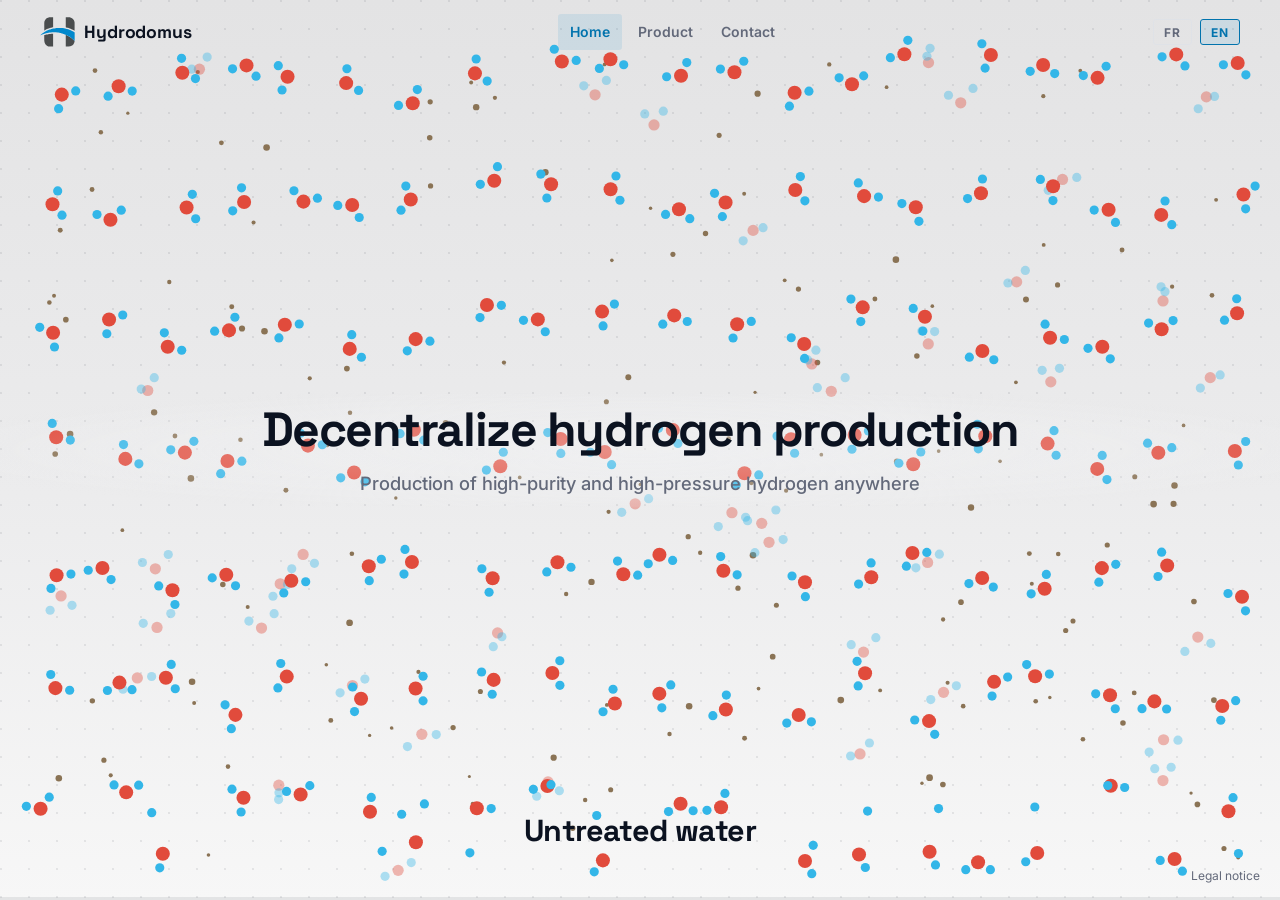
<file: index.html>
<!DOCTYPE html>
<html lang="en">
<head>
  <meta charset="UTF-8" />
  <meta name="viewport" content="width=device-width, initial-scale=1.0" />
  <title>Hydrodomus · On-site hydrogen for drones</title>
  <meta name="description" content="Hydrodomus builds towable stations that make hydrogen from water and electricity on site, to refuel hydrogen drones and balloons in the field. Paris, France.">
  <link rel="canonical" href="https://hydrodomus.com/">
  <meta property="og:title" content="Hydrodomus · On-site hydrogen for drones">
  <meta property="og:description" content="Towable stations that make hydrogen from water and power, on site, for drones and balloons.">
  <meta property="og:image" content="https://hydrodomus.com/assets/images/trn10-og.jpg">
  <meta property="og:url" content="https://hydrodomus.com/">
  <meta property="og:type" content="website">
  <script type="application/ld+json">
  {"@context":"https://schema.org","@type":"Organization","name":"Hydrodomus","legalName":"Hydrodomus SAS","url":"https://hydrodomus.com/","logo":"https://hydrodomus.com/assets/images/favicon-192.png","email":"contact@hydrodomus.com","address":{"@type":"PostalAddress","streetAddress":"47 rue Vivienne","postalCode":"75002","addressLocality":"Paris","addressCountry":"FR"},"description":"Towable stations that make hydrogen on site from water and electricity, for hydrogen drones and balloons."}
  </script>
  <link rel="icon" href="assets/images/hydrodomus-mark.svg" type="image/svg+xml">
  <link rel="icon" href="assets/images/favicon-32.png" sizes="32x32" type="image/png">
  <link rel="apple-touch-icon" href="assets/images/apple-touch-icon.png">
  <link rel="preconnect" href="https://fonts.googleapis.com">
  <link rel="preconnect" href="https://fonts.gstatic.com" crossorigin>
  <link rel="stylesheet" href="https://fonts.googleapis.com/css2?family=Space+Grotesk:wght@300;400;500;600;700&family=Inter:ital,wght@0,300;0,400;0,500;0,600;1,400&display=swap">
  <link rel="stylesheet" href="assets/css/style.css" />
</head>
<body class="canvas-page">

<nav class="nav" id="main-nav">
  <a href="./" class="nav-logo">
    <img src="assets/images/hydrodomus-mark.svg" alt="Hydrodomus">
    <span class="nav-logo-name">Hydrodomus</span>
  </a>
  <ul class="nav-links">
    <li><a href="./"         class="nav-page-link active" data-i18n="nav.home">Accueil</a></li>
    <li><a href="product"  class="nav-page-link" data-i18n="nav.product">Produit</a></li>
    <li><a href="contact"       class="nav-page-link" data-i18n="nav.contact">Contact</a></li>
  </ul>
  <div class="nav-right">
    <button class="lang-btn" data-lang="fr">FR</button>
    <button class="lang-btn" data-lang="en">EN</button>
  </div>
  <button class="hamburger" id="hamburger" aria-label="Menu"><span></span><span></span><span></span></button>
</nav>
<div class="mobile-menu" id="mobile-menu">
  <button class="mobile-close" id="mobile-close">✕</button>
  <a href="./"        class="mobile-nav-link" data-i18n="nav.home">Accueil</a>
  <a href="product" class="mobile-nav-link" data-i18n="nav.product">Produit</a>
  <a href="contact"      class="mobile-nav-link" data-i18n="nav.contact">Contact</a>
  <div class="mobile-lang">
    <button class="lang-btn" data-lang="fr">FR</button>
    <button class="lang-btn" data-lang="en">EN</button>
  </div>
</div>

<div class="chem-stage chem-stage-home" id="chem-stage">
  <canvas id="chem-canvas"></canvas>
  <div class="chem-hero-text">
    <div class="chem-hero-scrim" aria-hidden="true"></div>
    <h1 class="chem-headline" id="chem-headline" data-i18n="home.headline">Décentralisons la production d'hydrogène</h1>
    <p class="chem-subline" data-i18n="home.subline">Conçu pour le terrain, avec pour cible la norme MIL-STD-810</p>
  </div>
  <div class="chem-caption-wrap">
    <div class="chem-caption-title" id="chem-caption-title" data-i18n="chem.s1">Eau non traitée</div>
  </div>
  <a class="chem-legal" href="legal" data-i18n="ft.legal">Mentions légales</a>
  <div class="chem-progress-track">
    <div class="chem-progress-bar" id="chem-progress-bar"></div>
  </div>
</div>

<script src="assets/js/main.js"></script>
<script src="assets/js/chem-animation.js"></script>
</body>
</html>
</file>
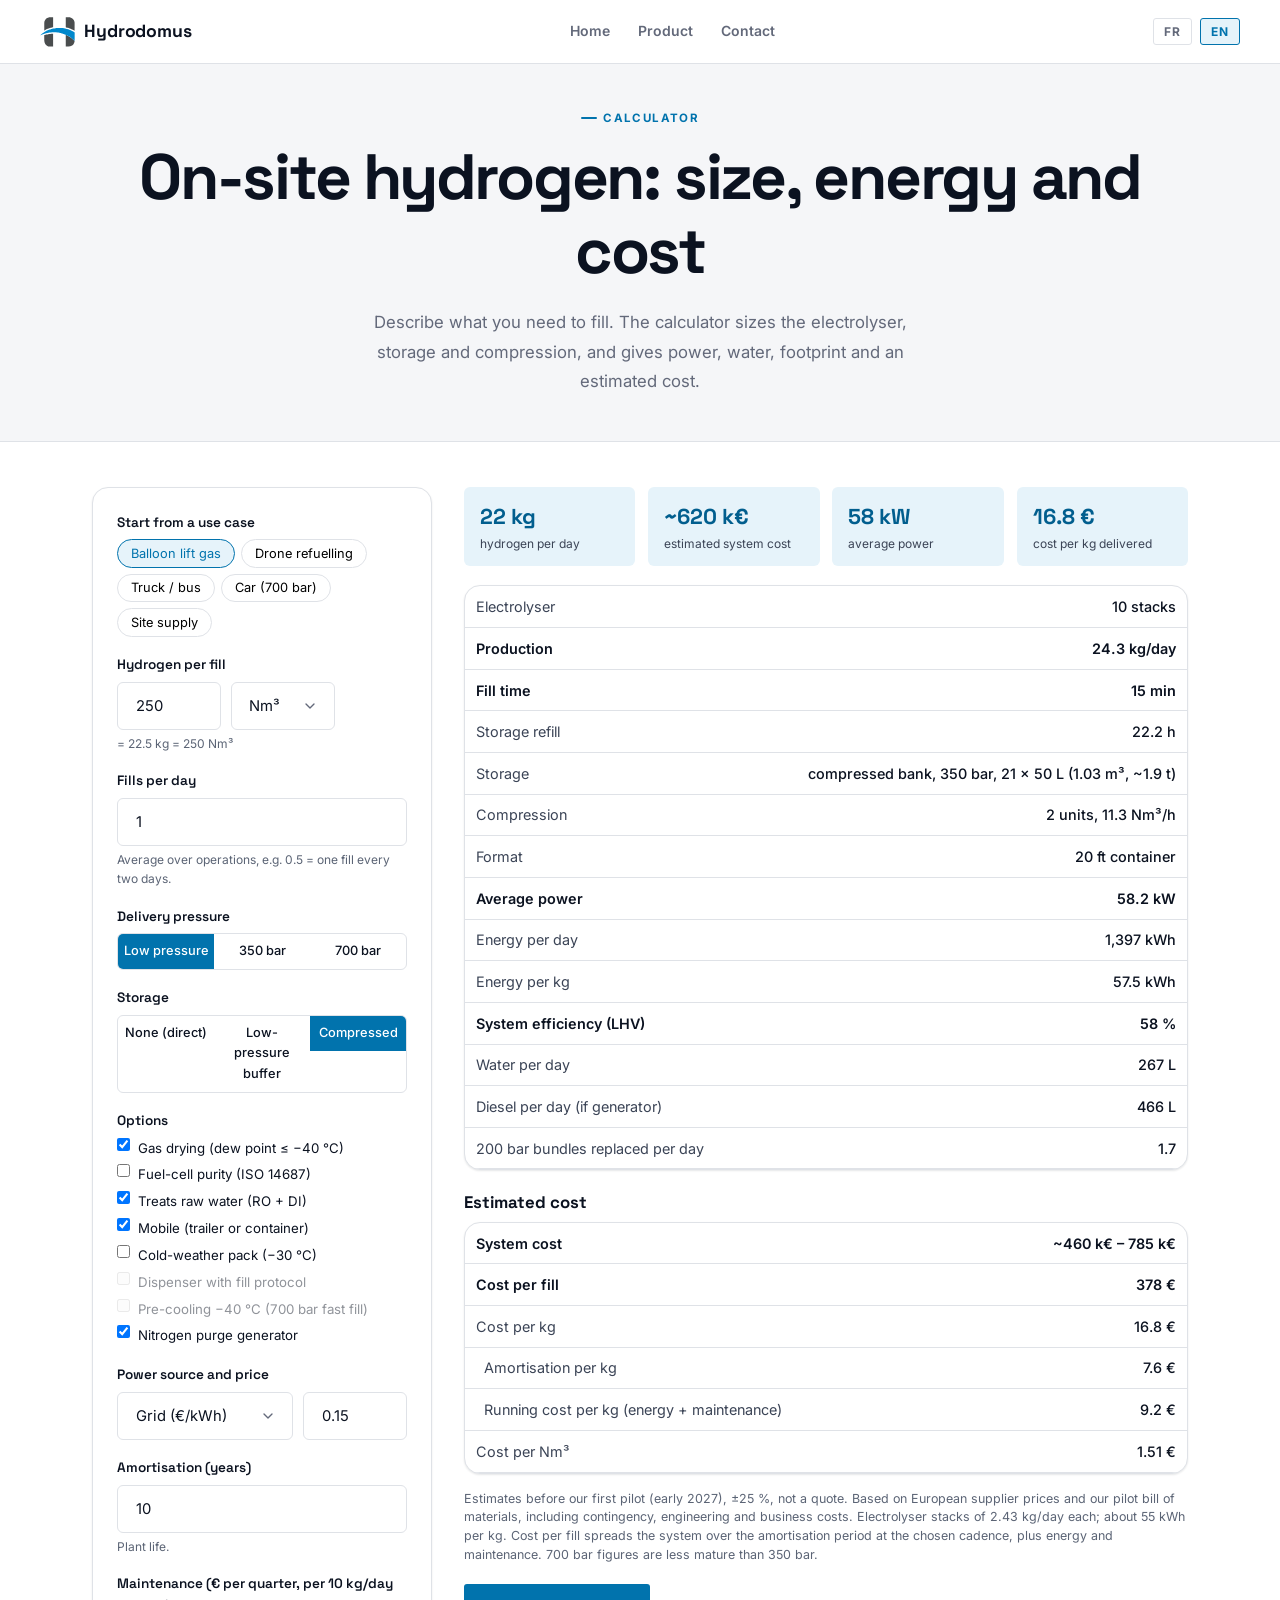
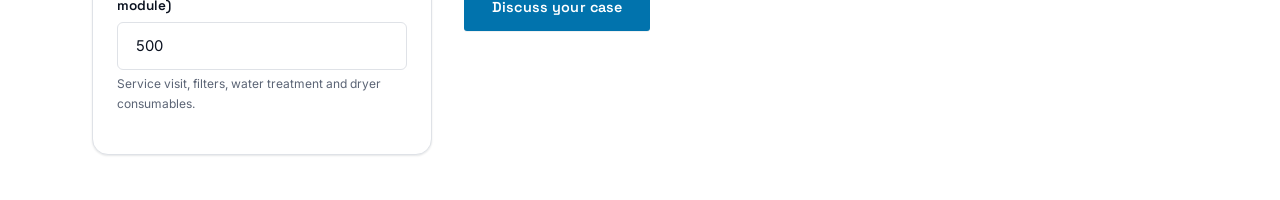
<file: calculator/index.html>
<!DOCTYPE html>
<html lang="en">
<head>
  <meta charset="UTF-8" />
  <meta name="viewport" content="width=device-width, initial-scale=1.0" />
  <title>Hydrodomus | On-site hydrogen calculator</title>
  <meta name="robots" content="noindex, nofollow">
  <meta name="description" content="Size an on-site hydrogen unit: electrolyser, storage, power, water and estimated cost from your fill requirements.">
  <link rel="icon" href="../assets/images/hydrodomus-mark.svg" type="image/svg+xml">
  <link rel="icon" href="../assets/images/favicon-32.png" sizes="32x32" type="image/png">
  <link rel="apple-touch-icon" href="../assets/images/apple-touch-icon.png">
  <link rel="preconnect" href="https://fonts.googleapis.com">
  <link rel="preconnect" href="https://fonts.gstatic.com" crossorigin>
  <link rel="stylesheet" href="https://fonts.googleapis.com/css2?family=Space+Grotesk:wght@300;400;500;600;700&family=Inter:ital,wght@0,300;0,400;0,500;0,600;1,400&display=swap">
  <link rel="stylesheet" href="../assets/css/style.css" />
  <style>
    .calc-grid { display: grid; grid-template-columns: minmax(260px, 340px) 1fr; gap: 2rem; align-items: start; }
    @media (max-width: 860px) { .calc-grid { grid-template-columns: 1fr; } }
    .calc-panel { background: var(--white); border: 1px solid var(--border); border-radius: var(--radius-lg); padding: 1.5rem; box-shadow: var(--shadow-sm); }
    .calc-field { margin-bottom: 1.1rem; }
    .calc-field label { display: block; font-family: var(--font-display); font-weight: 600; font-size: 0.85rem; margin-bottom: 0.35rem; }
    .calc-field .hint { font-size: 0.75rem; color: #5b6475; margin-top: 0.25rem; }
    .calc-row { display: flex; gap: 0.6rem; align-items: center; }
    .calc-row input[type=range] { flex: 1; accent-color: var(--blue); }
    .calc-row input[type=number] { width: 6.5rem; }
    .calc-table { width: 100%; border-collapse: collapse; font-size: 0.9rem; }
    .calc-table th, .calc-table td { padding: 0.55rem 0.7rem; border-bottom: 1px solid var(--border); text-align: right; }
    .calc-table th:first-child, .calc-table td:first-child { text-align: left; color: #3b4456; }
    .calc-table thead th { font-family: var(--font-display); font-size: 0.95rem; background: var(--bg-alt); }
    .calc-table tr.key td { font-weight: 600; color: var(--text); }
    .calc-table tr.group td { background: var(--bg); font-family: var(--font-display); font-size: 0.75rem; letter-spacing: 0.06em; text-transform: uppercase; color: #5b6475; }
    .best { color: var(--green); font-weight: 600; }
    .calc-summary { display: grid; grid-template-columns: repeat(auto-fit, minmax(150px, 1fr)); gap: 0.8rem; margin-bottom: 1.2rem; }
    .stat { background: var(--blue-light); border-radius: var(--radius); padding: 0.8rem 1rem; }
    .stat .v { font-family: var(--font-display); font-size: 1.35rem; font-weight: 700; color: var(--blue-mid); }
    .stat .l { font-size: 0.75rem; color: #3b4456; }
    .calc-note { font-size: 0.78rem; color: #5b6475; margin-top: 1rem; line-height: 1.5; }
      .chips { display:flex; flex-wrap:wrap; gap:0.4rem; }
    .chip { border:1px solid var(--border); background:var(--white); border-radius:999px; padding:0.35rem 0.8rem; font-size:0.8rem; cursor:pointer; font-family:var(--font-body); }
    .chip.on, .chip:hover { border-color:var(--blue); color:var(--blue); background:var(--blue-light); }
    .seg { display:flex; border:1px solid var(--border); border-radius:var(--radius); overflow:hidden; }
    .seg label { flex:1; text-align:center; margin:0; font-weight:500; font-family:var(--font-body); font-size:0.8rem; cursor:pointer; }
    .seg input { display:none; }
    .seg span { display:block; padding:0.45rem 0.3rem; }
    .seg input:checked + span { background:var(--blue); color:#fff; }
    .checks label { display:flex; gap:0.5rem; align-items:flex-start; font-weight:400; font-family:var(--font-body); font-size:0.83rem; margin-bottom:0.35rem; }
    .checks input:disabled + * , .checks label:has(input:disabled) { opacity:0.45; }
    .tbl { padding:0; overflow-x:auto; }
    .calc-h3 { font-family:var(--font-display); font-size:1.05rem; margin:1.4rem 0 0.6rem; }
    .calc-table td:nth-child(2) { font-weight:500; }
  </style>
</head>
<body>

<nav class="nav" id="main-nav">
  <a href="../" class="nav-logo">
    <img src="../assets/images/hydrodomus-mark.svg" alt="Hydrodomus">
    <span class="nav-logo-name">Hydrodomus</span>
  </a>
  <ul class="nav-links">
    <li><a href="../"             class="nav-page-link" data-i18n="nav.home">Accueil</a></li>
    <li><a href="../product" class="nav-page-link" data-i18n="nav.product">Produit</a></li>
    <li><a href="../contact"      class="nav-page-link" data-i18n="nav.contact">Contact</a></li>
  </ul>
  <div class="nav-right">
    <button class="lang-btn" data-lang="fr">FR</button>
    <button class="lang-btn" data-lang="en">EN</button>
  </div>
  <button class="hamburger" id="hamburger" aria-label="Menu"><span></span><span></span><span></span></button>
</nav>
<div class="mobile-menu" id="mobile-menu">
  <button class="mobile-close" id="mobile-close">✕</button>
  <a href="../"             class="mobile-nav-link" data-i18n="nav.home">Accueil</a>
  <a href="../product" class="mobile-nav-link" data-i18n="nav.product">Produit</a>
  <a href="../contact"      class="mobile-nav-link" data-i18n="nav.contact">Contact</a>
  <div class="mobile-lang">
    <button class="lang-btn" data-lang="fr">FR</button>
    <button class="lang-btn" data-lang="en">EN</button>
  </div>
</div>

<header class="page-header">
  <div class="container">
    <span class="section-tag" data-c="tag"></span>
    <h1 class="page-header-title" data-c="title"></h1>
    <p class="page-header-sub" data-c="sub"></p>
  </div>
</header>

<section class="section-white">
  <div class="container">
    <div class="calc-grid">
      <form class="calc-panel" id="f" onsubmit="return false">
        <div class="calc-field">
          <label data-c="in_case"></label>
          <div class="chips" id="presets"></div>
        </div>
        <div class="calc-field">
          <label for="amt" data-c="in_amt"></label>
          <div class="calc-row"><input class="form-input" type="number" id="amt" min="0.01" step="any">
            <select class="form-select" id="unit" style="width:6.5rem"><option value="nm3">Nm³</option><option value="kg">kg</option></select></div>
          <div class="hint" id="amt_hint"></div>
        </div>
        <div class="calc-field">
          <label for="fpd" data-c="in_fpd"></label>
          <input class="form-input" type="number" id="fpd" min="0.01" step="any">
          <div class="hint" data-c="in_fpd_h"></div>
        </div>
        <div class="calc-field">
          <label data-c="in_deliv"></label>
          <div class="seg" id="deliv">
            <label><input type="radio" name="deliv" value="0"><span data-c="d0"></span></label>
            <label><input type="radio" name="deliv" value="350"><span>350 bar</span></label>
            <label><input type="radio" name="deliv" value="700"><span>700 bar</span></label>
          </div>
        </div>
        <div class="calc-field">
          <label data-c="in_store"></label>
          <div class="seg" id="store">
            <label><input type="radio" name="store" value="none"><span data-c="s_none"></span></label>
            <label><input type="radio" name="store" value="lp"><span data-c="s_lp"></span></label>
            <label><input type="radio" name="store" value="hp"><span data-c="s_hp"></span></label>
          </div>
          <div class="hint" id="store_hint"></div>
        </div>
        <div class="calc-field" id="fillh_f">
          <label for="fillh" data-c="in_fillh"></label>
          <input class="form-input" type="number" id="fillh" min="0.5" step="any">
          <div class="hint" data-c="in_fillh_h"></div>
        </div>
        <div class="calc-field">
          <label data-c="in_opts"></label>
          <div class="checks" id="opts"></div>
        </div>
        <div class="calc-field">
          <label for="power" data-c="in_power"></label>
          <div class="calc-row">
            <select class="form-select" id="power"><option value="grid" data-c="opt_grid"></option><option value="genset" data-c="opt_genset"></option></select>
            <input class="form-input" type="number" id="eprice" step="any" style="width:6.5rem">
          </div>
          <div class="hint" id="eprice_h"></div>
        </div>
        <div class="calc-field">
          <label for="years" data-c="in_years"></label>
          <input class="form-input" type="number" id="years" min="1" max="25" value="10">
          <div class="hint" data-c="in_years_h"></div>
        </div>
        <div class="calc-field">
          <label for="maint" data-c="in_maint"></label>
          <input class="form-input" type="number" id="maint" min="0" step="any" value="500">
          <div class="hint" data-c="in_maint_h"></div>
        </div>
      </form>

      <div>
        <div class="calc-summary" id="summary"></div>
        <div class="calc-panel tbl"><table class="calc-table" id="specs"></table></div>
        <h3 class="calc-h3" data-c="h_cost"></h3>
        <div class="calc-panel tbl"><table class="calc-table" id="costs"></table></div>
        <p class="calc-note" id="warn"></p>
        <p class="calc-note" data-c="note"></p>
        <p style="margin-top:1.2rem"><a class="btn btn-primary" href="../contact" data-c="cta"></a></p>
      </div>
    </div>
  </div>
</section>

<script src="../assets/js/main.js"></script>
<script>
/* Hydrodomus sizing and cost model. Estimates before pilot, +/-25 %. */
const K = {
  NM3_KG: 1 / 0.0899, KWH_KG: 55, L_KG: 11, STACK_KGD: 2.43, KWH_PER_L: 3.0, UPKEEP: 5.0, CADRE_NM3: 150,
  CONT: 0.20, SERV: [15, 40], BIZ: 1.25,
  RHO: { 30: 2.5, 350: 23.3, 500: 30.8, 900: 48.5 },          // kg/m3 at 15 C (NIST approx.)
  USABLE: { lp: 0.90, hp_low: 0.94, hp_vessel: 0.50 },          // E: share of stored H2 deliverable
  LP_EUR_M3: [3.0, 6.0],                                         // E: 30 bar steel vessels, k EUR per m3
  CYL50: [1.2, 2.0],                                            // E: rounded range, 50 L 500 bar cylinder + valve/frame share
  CYL900_EUR_L: [0.06, 0.12],                                    // E: 900 bar composite/Type 2, k EUR per litre
  COMP_NM3H: 6,                                                  // E: flow per compressor unit (verify)
  COMP: { 350: [25, 31], 500: [30, 40], 900: [60, 110] },        // E: rounded ranges, k EUR per unit
  FILL_LP_NM3H: 1000
};
const sc = (r, f, e) => [r[0] * Math.pow(f, e), r[1] * Math.pow(f, e)];

const OPTS = ["dry", "purity", "water", "mobile", "cold", "disp", "precool", "n2"];
const PRESETS = {
  balloon: { amt: 250, unit: "nm3", fpd: 1, deliv: "0", store: "hp", fillh: 12, opts: ["dry", "water", "mobile", "n2"] },
  drone:   { amt: 0.3, unit: "kg", fpd: 30, deliv: "350", store: "hp", fillh: 12, opts: ["dry", "purity", "water", "mobile", "cold", "disp"] },
  truck:   { amt: 30, unit: "kg", fpd: 1, deliv: "350", store: "hp", fillh: 12, opts: ["dry", "purity", "water", "disp"] },
  car:     { amt: 5, unit: "kg", fpd: 4, deliv: "700", store: "hp", fillh: 12, opts: ["dry", "purity", "water", "disp", "precool"] },
  site:    { amt: 10, unit: "kg", fpd: 1, deliv: "0", store: "lp", fillh: 12, opts: ["dry", "purity", "water"] }
};

function model(i) {
  const kg = i.unit === "kg" ? i.amt : i.amt / K.NM3_KG, daily = kg * i.fpd;
  let store = i.store;
  if (i.deliv !== "0" && store !== "hp") store = "hp";                    // vessel filling needs compressed storage
  const nStack = store === "none" ? Math.ceil(Math.max(daily, kg * 24 / i.fillh) / K.STACK_KGD)
                                  : Math.ceil(daily / K.STACK_KGD);
  const n = Math.max(1, nStack), f = n / 4, prod = n * K.STACK_KGD;
  const parts = [];
  const add = (key, r, tag) => parts.push({ key, r, tag });
  add("stacks", [n * 49.9 / 4, n * 61.4 / 4], "Q/B");
  add(i.opts.water ? "water_raw" : "water_di", i.opts.water ? sc([1.6, 3.4], f, 0.6) : sc([0.6, 1.2], f, 0.6), "B/E");
  if (i.opts.dry) add("dry", sc([4.0, 10.0], f, 0.6), "B");
  if (i.opts.purity) add("purity", sc([3.5, 8.2], f, 0.6), "B");
  add("power", sc([10.0, 25.0], f, 1.0), "B");
  add("safety", sc([10.1, 25.6], f, 0.3), "B");
  add("controls", sc([9.5, 23.0], f, 0.3), "B");
  add(i.opts.mobile ? "mobile" : "fixed", i.opts.mobile ? sc([12.5, 31.5], f, 0.5) : sc([6.0, 15.0], f, 0.5), "B/E");
  if (i.opts.cold) add("cold", sc([4.0, 10.0], f, 0.5), "E");
  if (i.opts.n2) add("n2", [4.0, 9.0], "E");

  const st = { type: store, bar: 0, m3: 0, mass: 0, ncyl: 0, ncomp: 0, flow: 0 };
  if (store === "lp") {
    st.bar = 30; st.m3 = kg / K.RHO[30] / K.USABLE.lp;
    add("lpstore", [st.m3 * K.LP_EUR_M3[0], st.m3 * K.LP_EUR_M3[1]], "E");
  }
  if (store === "hp") {
    st.bar = i.deliv === "0" ? 350 : i.deliv === "350" ? 500 : 900;
    const use = i.deliv === "0" ? K.USABLE.hp_low : K.USABLE.hp_vessel;
    st.m3 = Math.max(kg, i.deliv === "0" ? 0 : daily / 4) / K.RHO[st.bar] / use;   // vessels: at least a quarter-day buffer
    st.flow = prod / 24 * K.NM3_KG; st.ncomp = Math.ceil(st.flow / K.COMP_NM3H);
    const cb = st.bar <= 350 ? 350 : st.bar;
    add("comp", [st.ncomp * K.COMP[cb][0], st.ncomp * K.COMP[cb][1]], st.bar <= 350 ? "Q" : "E");
    add("lpbuf", sc([1.5, 4.0], f, 0.5), "B");
    add("hppipe", st.bar >= 900 ? [10, 25] : [5, 12], "B/E");
    if (st.bar <= 500) {
      st.ncyl = Math.max(1, Math.ceil(st.m3 * 1000 / 50)); st.mass = st.ncyl * 0.09;
      add("hpstore", [st.ncyl * K.CYL50[0], st.ncyl * K.CYL50[1]], "Q/E");
    } else {
      st.mass = st.m3 * 1000 * 0.0012;                                              // E: ~1.2 kg per litre, composite
      add("hpstore", [st.m3 * 1000 * K.CYL900_EUR_L[0], st.m3 * 1000 * K.CYL900_EUR_L[1]], "E");
    }
  }
  if (i.deliv === "0") add("manifold", [2.0, 5.0], "E");
  else if (i.opts.disp) add(i.deliv === "700" ? "disp700" : "disp350", i.deliv === "700" ? [25, 60] : [9, 21], i.deliv === "700" ? "E" : "B");
  if (i.deliv === "700" && i.opts.precool) add("precool", [30, 80], "E");

  const hw = [0, 1].map(k => parts.reduce((s, p) => s + p.r[k], 0));
  const tot = [0, 1].map(k => (hw[k] * (1 + K.CONT) + K.SERV[k]) * K.BIZ);
  const kwh = prod * K.KWH_KG + (st.ncomp ? prod * (st.bar >= 900 ? 4 : 2.5) : 0);   // E: compression kWh/kg
  let fill;
  if (store === "none") fill = kg / prod * 24 * 60;
  else if (i.deliv === "0") fill = kg * K.NM3_KG / K.FILL_LP_NM3H * 60;
  else fill = null;
  const housing = !i.opts.mobile ? "skid" : n <= 6 && st.m3 < 1.5 ? "trailer" : n <= 16 ? "c20" : "c40";
  return { kg, daily, store, n, prod, parts, hw, tot, mid: (tot[0] + tot[1]) / 2, kwh, kw: kwh / 24,
           water: prod * K.L_KG, diesel: kwh / K.KWH_PER_L, st, fill, refill: store !== "none" ? kg / prod * 24 * 60 : null,
           housing, under: prod < daily - 1e-9 };
}

const C = {
  en: { tag: "Calculator", title: "On-site hydrogen: size, energy and cost",
    sub: "Describe what you need to fill. The calculator sizes the electrolyser, storage and compression, and gives power, water, footprint and an estimated cost.",
    in_case: "Start from a use case", p_balloon: "Balloon lift gas", p_drone: "Drone refuelling", p_truck: "Truck / bus", p_car: "Car (700 bar)", p_site: "Site supply",
    in_amt: "Hydrogen per fill", in_fpd: "Fills per day", in_fpd_h: "Average over operations, e.g. 0.5 = one fill every two days.",
    in_deliv: "Delivery pressure", d0: "Low pressure",
    in_store: "Storage", s_none: "None (direct)", s_lp: "Low-pressure buffer", s_hp: "Compressed",
    in_fillh: "Direct fill: target fill time (h)", in_fillh_h: "Without storage, the electrolyser is sized to fill in this time.",
    in_opts: "Options",
    o: { dry: "Gas drying (dew point ≤ −40 °C)", purity: "Fuel-cell purity (ISO 14687)", water: "Treats raw water (RO + DI)", mobile: "Mobile (trailer or container)",
         cold: "Cold-weather pack (−30 °C)", disp: "Dispenser with fill protocol", precool: "Pre-cooling −40 °C (700 bar fast fill)", n2: "Nitrogen purge generator" },
    in_power: "Power source and price", opt_grid: "Grid (€/kWh)", opt_genset: "Diesel generator (€/L)", in_years: "Amortisation (years)", in_years_h: "Plant life.", in_maint: "Maintenance (€ per quarter, per 10 kg/day module)", in_maint_h: "Service visit, filters, water treatment and dryer consumables.", p_run: "Running cost per kg (energy + maintenance)", p_amort: "Amortisation per kg",
    hint_kg: (kg, nm3) => `= ${kg} kg = ${nm3} Nm³`, store_forced: "Vessel filling at 350 or 700 bar needs compressed storage.",
    s_kg: "hydrogen per day", s_cost: "estimated system cost", s_kw: "average power", s_fill: "cost per kg delivered",
    r: { stacks: "Electrolyser", prod: "Production", fill: "Fill time", refill: "Storage refill", storage: "Storage", comp: "Compression",
         house: "Format", kw: "Average power", kwh: "Energy per day", eff: "System efficiency (LHV)", kwhkg: "Energy per kg", water: "Water per day", diesel: "Diesel per day (if generator)", cadres: "200 bar bundles replaced per day" },
    stack: n => `${n} stack${n > 1 ? "s" : ""}`, perDay: "kg/day", none: "none", protocol: "per vessel fill protocol",
    house: { trailer: "trailer", c20: "20 ft container", c40: "40 ft container", skid: "fixed skid" },
    st: { lp: "low-pressure tanks", hp: "compressed bank" }, comp: (n, f) => `${n} unit${n > 1 ? "s" : ""}, ${f} Nm³/h`,
    h_cost: "Estimated cost", c_item: "Subsystem", c_low: "Low", c_high: "High", c_src: "Basis",
    c: { stacks: "Electrolyser stacks and balance of plant", water_raw: "Water treatment (raw water)", water_di: "Water feed (DI water supplied)", dry: "Gas drying",
         purity: "Purification to fuel-cell grade", power: "Power conversion", safety: "Safety systems", controls: "Controls and instrumentation",
         mobile: "Trailer or container, enclosure", fixed: "Skid and enclosure", cold: "Cold-weather pack", n2: "Nitrogen purge generator",
         lpstore: "Low-pressure storage", comp: "Compressors", lpbuf: "Compressor inlet buffer", hppipe: "High-pressure piping", hpstore: "High-pressure storage",
         manifold: "Low-pressure fill manifold", disp350: "350 bar dispenser", disp700: "700 bar dispenser", precool: "Pre-cooling unit" },
    t_hw: "Hardware", t_tot: "System cost",
    pf: "Cost per fill", pkg: "Cost per kg", pnm3: "Cost per Nm³",
    w_under: "Note: demand exceeds production; increase storage or stacks.",
    note: "Estimates before our first pilot (early 2027), ±25 %, not a quote. Based on European supplier prices and our pilot bill of materials, including contingency, engineering and business costs. Electrolyser stacks of 2.43 kg/day each; about 55 kWh per kg. Cost per fill spreads the system over the amortisation period at the chosen cadence, plus energy and maintenance. 700 bar figures are less mature than 350 bar.",
    cta: "Discuss your case" },
  fr: { tag: "Calculateur", title: "Hydrogène sur site : taille, énergie et coût",
    sub: "Décrivez ce que vous devez remplir. Le calculateur dimensionne l'électrolyseur, le stockage et la compression, et donne puissance, eau, encombrement et coût estimé.",
    in_case: "Partir d'un cas d'usage", p_balloon: "Gaz de gonflage", p_drone: "Ravitaillement de drones", p_truck: "Camion / bus", p_car: "Voiture (700 bar)", p_site: "Alimentation de site",
    in_amt: "Hydrogène par remplissage", in_fpd: "Remplissages par jour", in_fpd_h: "Moyenne sur les opérations, par ex. 0,5 = un remplissage tous les deux jours.",
    in_deliv: "Pression de livraison", d0: "Basse pression",
    in_store: "Stockage", s_none: "Aucun (direct)", s_lp: "Tampon basse pression", s_hp: "Compressé",
    in_fillh: "Direct : temps de remplissage visé (h)", in_fillh_h: "Sans stockage, l'électrolyseur est dimensionné pour remplir dans ce temps.",
    in_opts: "Options",
    o: { dry: "Séchage du gaz (point de rosée ≤ −40 °C)", purity: "Pureté pile à combustible (ISO 14687)", water: "Traitement de l'eau brute (osmose + DI)", mobile: "Mobile (remorque ou conteneur)",
         cold: "Pack grand froid (−30 °C)", disp: "Distributeur avec protocole de remplissage", precool: "Pré-refroidissement −40 °C (700 bar rapide)", n2: "Générateur d'azote pour la purge" },
    in_power: "Source d'énergie et prix", opt_grid: "Réseau (€/kWh)", opt_genset: "Groupe électrogène (€/L)", in_years: "Amortissement (années)", in_years_h: "Durée de vie de l'installation.", in_maint: "Maintenance (€ par trimestre, par module de 10 kg/jour)", in_maint_h: "Visite de service, filtres, traitement de l'eau et consommables du sécheur.", p_run: "Coût d'exploitation par kg (énergie + maintenance)", p_amort: "Amortissement par kg",
    hint_kg: (kg, nm3) => `= ${kg} kg = ${nm3} Nm³`, store_forced: "Le remplissage de réservoirs à 350 ou 700 bar demande un stockage compressé.",
    s_kg: "d'hydrogène par jour", s_cost: "coût système estimé", s_kw: "puissance moyenne", s_fill: "coût par kg livré",
    r: { stacks: "Électrolyseur", prod: "Production", fill: "Temps de remplissage", refill: "Recharge du stockage", storage: "Stockage", comp: "Compression",
         house: "Format", kw: "Puissance moyenne", kwh: "Énergie par jour", eff: "Rendement système (PCI)", kwhkg: "Énergie par kg", water: "Eau par jour", diesel: "Gazole par jour (si groupe)", cadres: "Cadres 200 bar remplacés par jour" },
    stack: n => `${n} stack${n > 1 ? "s" : ""}`, perDay: "kg/jour", none: "aucun", protocol: "selon le protocole du réservoir",
    house: { trailer: "remorque", c20: "conteneur 20 pieds", c40: "conteneur 40 pieds", skid: "skid fixe" },
    st: { lp: "réservoirs basse pression", hp: "banc compressé" }, comp: (n, f) => `${n} unité${n > 1 ? "s" : ""}, ${f} Nm³/h`,
    h_cost: "Coût estimé", c_item: "Sous-ensemble", c_low: "Bas", c_high: "Haut", c_src: "Base",
    c: { stacks: "Stacks d'électrolyse et périphériques", water_raw: "Traitement de l'eau (eau brute)", water_di: "Alimentation en eau (eau DI fournie)", dry: "Séchage du gaz",
         purity: "Purification qualité pile à combustible", power: "Conversion de puissance", safety: "Systèmes de sécurité", controls: "Contrôle-commande et instrumentation",
         mobile: "Remorque ou conteneur, enveloppe", fixed: "Skid et enveloppe", cold: "Pack grand froid", n2: "Générateur d'azote",
         lpstore: "Stockage basse pression", comp: "Compresseurs", lpbuf: "Tampon d'aspiration", hppipe: "Tuyauterie haute pression", hpstore: "Stockage haute pression",
         manifold: "Rampe de remplissage basse pression", disp350: "Distributeur 350 bar", disp700: "Distributeur 700 bar", precool: "Groupe de pré-refroidissement" },
    t_hw: "Matériel", t_tot: "Coût du système",
    pf: "Coût par remplissage", pkg: "Coût par kg", pnm3: "Coût par Nm³",
    w_under: "Attention : la demande dépasse la production ; augmentez le stockage ou les stacks.",
    note: "Estimations avant notre premier pilote (début 2027), ±25 %, pas un devis. Basées sur des prix de fournisseurs européens et notre nomenclature pilote, aléas, ingénierie et frais de structure inclus. Stacks d'électrolyse de 2,43 kg/jour chacun ; environ 55 kWh par kg. Le coût par remplissage amortit le système sur la durée choisie à la cadence indiquée, plus l'énergie et la maintenance. Les chiffres 700 bar sont moins mûrs que ceux à 350 bar.",
    cta: "Parlons de votre cas" }
};
const L = () => (localStorage.getItem("hd_lang") === "fr" ? "fr" : "en");
const nf = (x, d = 0) => x.toLocaleString(L() === "fr" ? "fr-FR" : "en-GB", { maximumFractionDigits: d, minimumFractionDigits: d });
const eur = k => k >= 1000 ? `~${nf(k / 1000, 2)} M€` : `~${nf(Math.round(k / 5) * 5)} k€`;
const dur = m => m < 90 ? `${nf(m)} min` : m < 72 * 60 ? `${nf(m / 60, 1)} h` : `${nf(m / 1440, 1)} ${L() === "fr" ? "jours" : "days"}`;
const $ = id => document.getElementById(id);
const radio = name => document.querySelector(`input[name=${name}]:checked`).value;

function buildStatic() {
  const c = C[L()];
  document.querySelectorAll("[data-c]").forEach(el => { el.textContent = c[el.dataset.c]; });
  $("presets").innerHTML = Object.keys(PRESETS).map(k => `<button type="button" class="chip" data-p="${k}">${c["p_" + k]}</button>`).join("");
  document.querySelectorAll("[data-p]").forEach(b => b.addEventListener("click", () => { applyPreset(b.dataset.p); }));
  const checked = new Set(OPTS.filter(o => $("o_" + o) && $("o_" + o).checked));
  const first = !$("o_dry");
  $("opts").innerHTML = OPTS.map(o => `<label><input type="checkbox" id="o_${o}"> ${c.o[o]}</label>`).join("");
  OPTS.forEach(o => { $("o_" + o).checked = first ? false : checked.has(o); $("o_" + o).addEventListener("change", render); });
  return first;
}
function applyPreset(k) {
  const p = PRESETS[k];
  $("amt").value = p.amt; $("unit").value = p.unit; $("fpd").value = p.fpd; $("fillh").value = p.fillh;
  document.querySelector(`input[name=deliv][value="${p.deliv}"]`).checked = true;
  document.querySelector(`input[name=store][value="${p.store}"]`).checked = true;
  OPTS.forEach(o => { $("o_" + o).checked = p.opts.includes(o); });
  document.querySelectorAll("[data-p]").forEach(b => b.classList.toggle("on", b.dataset.p === k));
  render();
}
function render() {
  const c = C[L()];
  const genset = $("power").value === "genset";
  const i = { amt: +$("amt").value || 0, unit: $("unit").value, fpd: +$("fpd").value || 0.01, fillh: +$("fillh").value || 12,
              deliv: radio("deliv"), store: radio("store"), opts: Object.fromEntries(OPTS.map(o => [o, $("o_" + o).checked])) };
  if (i.amt <= 0) return;
  const m = model(i), price = +$("eprice").value || 0, years = +$("years").value || 5;
  $("amt_hint").textContent = c.hint_kg(nf(m.kg, m.kg < 10 ? 2 : 1), nf(m.kg * K.NM3_KG, 0));
  $("store_hint").textContent = i.deliv !== "0" && i.store !== "hp" ? c.store_forced : "";
  $("fillh_f").style.display = m.store === "none" ? "" : "none";
  $("eprice_h").textContent = "";
  ["disp", "precool"].forEach(o => { $("o_" + o).disabled = i.deliv === "0" || (o === "precool" && i.deliv !== "700"); });
  const energy = genset ? m.diesel * price : m.kwh * price;                       // per day
  const maint = +$("maint").value || 0;
  const amortKg = m.mid * 1000 / (years * 365 * m.daily), runKg = energy / m.prod + maint * 4 * (m.n / 4) / (365 * m.daily);
  const perKg = amortKg + runKg;
  const perFill = perKg * m.kg;
  const row = (l, v, key) => `<tr${key ? ' class="key"' : ""}><td>${l}</td><td>${v}</td></tr>`;
  const st = m.st;
  const storeTxt = m.store === "none" ? c.none
    : m.store === "lp" ? `${c.st.lp}, 30 bar, ${nf(st.m3, 1)} m³`
    : st.ncyl ? `${c.st.hp}, ${st.bar} bar, ${st.ncyl} × 50 L (${nf(st.m3, 2)} m³, ~${nf(st.mass, 1)} t)`
    : `${c.st.hp}, ${st.bar} bar, ${nf(st.m3 * 1000)} L (~${nf(st.mass, 1)} t)`;
  $("specs").innerHTML = "<tbody>" +
    row(c.r.stacks, `${c.stack(m.n)}`) + row(c.r.prod, `${nf(m.prod, 1)} ${c.perDay}`, true) +
    row(c.r.fill, m.fill == null ? c.protocol : dur(m.fill), true) +
    (m.refill != null ? row(c.r.refill, dur(m.refill)) : "") +
    row(c.r.storage, storeTxt) + row(c.r.comp, st.ncomp ? c.comp(st.ncomp, nf(st.flow, 1)) : c.none) +
    row(c.r.house, c.house[m.housing]) + row(c.r.kw, `${nf(m.kw, 1)} kW`, true) + row(c.r.kwh, `${nf(m.kwh)} kWh`) +
    row(c.r.kwhkg, `${nf(m.kwh / m.prod, 1)} kWh`) + row(c.r.eff, `${nf(3330 / (m.kwh / m.prod))} %`, true) +
    row(c.r.water, `${nf(m.water)} L`) + row(c.r.diesel, `${nf(m.diesel)} L`) +
    row(c.r.cadres, nf(m.daily * K.NM3_KG / K.CADRE_NM3, 1)) + "</tbody>";
  const k = v => nf(v * (1 + K.CONT) * K.BIZ, 0);
  $("costs").innerHTML = "<tbody>" +
    `<tr class="key"><td>${c.t_tot}</td><td>${eur(m.tot[0])} – ${eur(m.tot[1]).replace("~", "")}</td></tr>` +
    `<tr class="key"><td>${c.pf}</td><td>${nf(perFill, perFill < 20 ? 2 : 0)} €</td></tr>` +
    `<tr><td>${c.pkg}</td><td>${nf(perKg, 1)} €</td></tr>` +
    `<tr><td>&nbsp;&nbsp;${c.p_amort}</td><td>${nf(amortKg, 1)} €</td></tr>` +
    `<tr><td>&nbsp;&nbsp;${c.p_run}</td><td>${nf(runKg, 1)} €</td></tr>` +
    `<tr><td>${c.pnm3}</td><td>${nf(perKg / K.NM3_KG, 2)} €</td></tr></tbody>`;
  $("summary").innerHTML =
    `<div class="stat"><div class="v">${nf(m.daily, m.daily < 10 ? 1 : 0)} kg</div><div class="l">${c.s_kg}</div></div>` +
    `<div class="stat"><div class="v">${eur(m.mid)}</div><div class="l">${c.s_cost}</div></div>` +
    `<div class="stat"><div class="v">${nf(m.kw)} kW</div><div class="l">${c.s_kw}</div></div>` +
    `<div class="stat"><div class="v">${nf(perKg, 1)} €</div><div class="l">${c.s_fill}</div></div>`;
  $("warn").textContent = m.under ? c.w_under : "";
}
document.querySelectorAll("#f input, #f select").forEach(el => el.addEventListener("input", render));
$("power").addEventListener("change", () => { $("eprice").value = $("power").value === "genset" ? 1.6 : 0.15; render(); });
$("eprice").value = 0.15;
buildStatic(); applyPreset("balloon");
document.querySelectorAll("[data-lang]").forEach(b => b.addEventListener("click", () => setTimeout(() => {
  buildStatic(); const on = document.querySelector(".chip.on"); if (on) applyPreset(on.dataset.p); else render();
}, 0)));
</script>
</body>
</html>
</file>
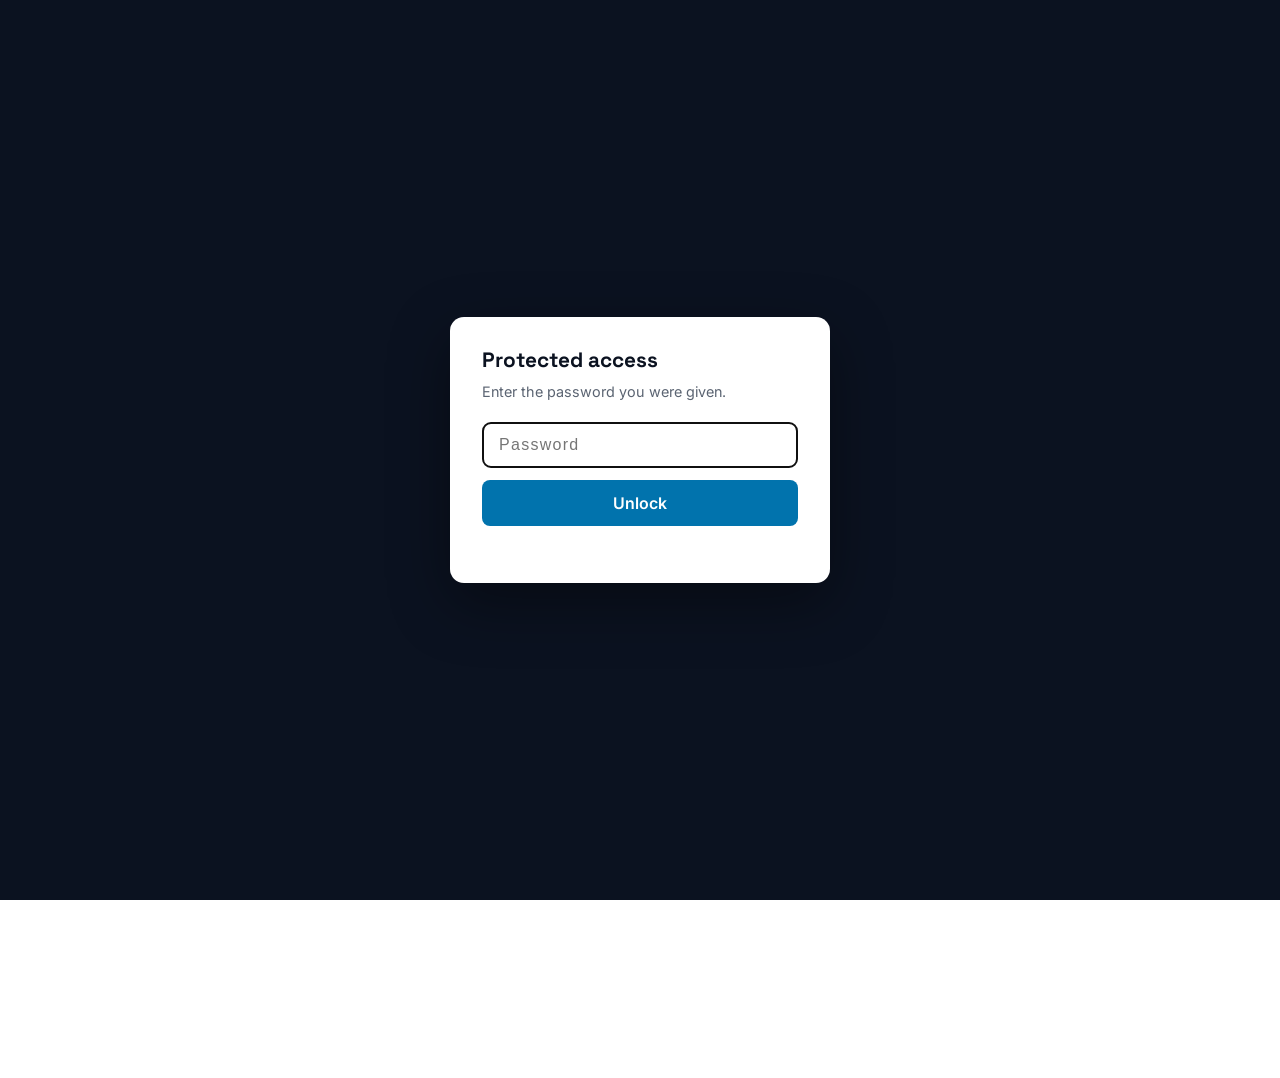
<file: learn/index.html>
<!DOCTYPE html>
<html lang="en">
<head>
  <meta charset="UTF-8" />
  <meta name="viewport" content="width=device-width, initial-scale=1.0" />
  <title data-li18n="hub.pagetitle">Learn · Hydrodomus Academy</title>
  <meta name="description" content="Tout ce qu'il faut savoir sur l'hydrogène, la science, l'industrie et le futur de la mobilité.">
  <link rel="icon" href="../assets/images/hydrodomus-mark.svg" type="image/svg+xml">
  <link rel="icon" href="../assets/images/favicon-32.png" sizes="32x32" type="image/png">
  <link rel="apple-touch-icon" href="../assets/images/apple-touch-icon.png">
  <link rel="preconnect" href="https://fonts.googleapis.com">
  <link rel="preconnect" href="https://fonts.gstatic.com" crossorigin>
  <link rel="stylesheet" href="https://fonts.googleapis.com/css2?family=Space+Grotesk:wght@300;400;500;600;700&family=Inter:ital,wght@0,300;0,400;0,500;0,600;1,400&display=swap">
  <link rel="stylesheet" href="../assets/css/style.css" />
  <style>
    .pitch-card {
      display: flex; align-items: center; justify-content: space-between; gap: 2rem;
      background: linear-gradient(135deg, var(--navy-2) 0%, var(--navy) 70%);
      color: #fff;
      border-radius: var(--radius-lg);
      padding: 2.25rem 2.75rem;
      box-shadow: var(--shadow-lg);
      margin: -40px auto 2rem;
      position: relative; z-index: 10; overflow: hidden;
      flex-wrap: wrap;
    }
    .pitch-card-text .section-tag { color: rgba(255,255,255,0.55); }
    .pitch-card-text .section-tag::before { background: rgba(255,255,255,0.45); }
    .pitch-card h2 { color: #fff; margin-bottom: 0.5rem; font-size: 1.5rem; }
    .pitch-card p { color: rgba(255,255,255,0.7); margin: 0; max-width: 480px; }
    .pitch-card .btn { flex-shrink: 0; }
    .pitch-links { display: flex; flex-wrap: wrap; gap: 0.75rem 1.5rem; margin: 0.9rem 0 2rem; }
    .pitch-links a { font-size: 0.95rem; font-weight: 600; color: var(--navy, #0c0a8c); text-decoration: none; border-bottom: 1px solid currentColor; }

    .learn-grid {
      display: grid;
      grid-template-columns: repeat(auto-fit, minmax(340px, 1fr));
      gap: 2rem;
      margin: 0 auto 4rem;
      position: relative;
      z-index: 10;
    }
    .path-card {
      background: white;
      border-radius: var(--radius);
      padding: 2.5rem;
      box-shadow: var(--shadow-lg);
      transition: transform 0.3s ease, box-shadow 0.3s ease;
      display: flex;
      flex-direction: column;
      height: 100%;
    }
    .path-card:hover {
      transform: translateY(-5px);
      box-shadow: 0 20px 40px rgba(0,0,0,0.12);
    }
    .path-icon {
      width: 48px;
      height: 48px;
      background: var(--blue-light);
      color: var(--blue);
      border-radius: 12px;
      display: flex;
      align-items: center;
      justify-content: center;
      margin-bottom: 1.5rem;
    }
    .path-card h2 { margin-bottom: 1rem; font-size: 1.5rem; }
    .path-card p { color: var(--text-3); margin-bottom: 2rem; flex-grow: 1; }
    .path-links {
      display: flex;
      flex-direction: column;
      gap: 0.75rem;
    }
    .path-link {
      display: flex;
      align-items: center;
      justify-content: space-between;
      padding: 1rem;
      background: var(--bg);
      border-radius: var(--radius-sm);
      font-weight: 600;
      color: var(--navy);
      transition: all 0.2s;
    }
    .path-link:hover {
      background: var(--blue-dim);
      color: var(--blue);
    }
    .path-link svg { width: 18px; height: 18px; }

    .external-resources {
      margin-top: 4rem;
      padding: 4rem 0;
      background: var(--bg-alt);
      border-radius: var(--radius);
    }
  </style>
<script src="../assets/js/gate.js" data-scope="learn" data-hash="372c37b2df583601b66c5a75e13adf4518c416c86302c4317116685b6ade4d4d"></script>
</head>
<body>

<nav class="nav" id="main-nav">
  <a href="../" class="nav-logo">
    <img src="../assets/images/hydrodomus-mark.svg" alt="Hydrodomus">
    <span class="nav-logo-name">Hydrodomus</span>
  </a>
  <ul class="nav-links">
    <li><a href="../" data-i18n="nav.home">Accueil</a></li>
    <li><a href="../product" data-i18n="nav.product">Produit</a></li>
    <li><a href="../contact" data-i18n="nav.contact">Contact</a></li>
  </ul>
  <div class="nav-right">
    <button class="lang-btn" data-lang="fr">FR</button>
    <button class="lang-btn" data-lang="en">EN</button>
  </div>
  <button class="hamburger" id="hamburger" aria-label="Menu"><span></span><span></span><span></span></button>
</nav>
<div class="mobile-menu" id="mobile-menu">
  <button class="mobile-close" id="mobile-close">✕</button>
  <a href="../" class="mobile-nav-link" data-i18n="nav.home">Accueil</a>
  <a href="../product" class="mobile-nav-link" data-i18n="nav.product">Produit</a>
  <a href="../contact" class="mobile-nav-link" data-i18n="nav.contact">Contact</a>
  <div class="mobile-lang">
    <button class="lang-btn" data-lang="fr">FR</button>
    <button class="lang-btn" data-lang="en">EN</button>
  </div>
</div>

<section class="section-white" style="padding-top: calc(var(--section-py) + 3.5rem);">
  <div class="container">

    <div class="learn-grid">
      <!-- BUSINESS TRACK -->
      <div class="path-card reveal">
        <div class="path-icon">
          <svg viewBox="0 0 24 24" fill="none" stroke="currentColor" stroke-width="2"><path d="M12 2v20M17 5H9.5a3.5 3.5 0 000 7h5a3.5 3.5 0 010 7H6"/></svg>
        </div>
        <h2 data-li18n="track.business.title">Business & Stratégie</h2>
        <p data-li18n="track.business.desc">Comprendre l'économie de l'hydrogène, l'opportunité de marché et pourquoi la production sur site est l'avenir de la logistique énergétique pour les systèmes sans équipage.</p>
        <div class="path-links">
          <a href="market" class="path-link">
            <span data-li18n="link.market">Marché & Industrie</span>
            <svg viewBox="0 0 24 24" fill="none" stroke="currentColor" stroke-width="2"><path d="M5 12h14M12 5l7 7-7 7"/></svg>
          </a>
        </div>
      </div>

      <!-- SCIENCE TRACK -->
      <div class="path-card reveal d1">
        <div class="path-icon">
          <svg viewBox="0 0 24 24" fill="none" stroke="currentColor" stroke-width="2"><path d="M12 2L2 7l10 5 10-5-10-5zM2 17l10 5 10-5M2 12l10 5 10-5"/></svg>
        </div>
        <h2 data-li18n="track.science.title">Science & Ingénierie</h2>
        <p data-li18n="track.science.desc">Plongée dans l'électrochimie et la thermodynamique de la production d'hydrogène.</p>
        <div class="path-links">
          <a href="science" class="path-link">
            <span data-li18n="link.science">Science de l'hydrogène</span>
            <svg viewBox="0 0 24 24" fill="none" stroke="currentColor" stroke-width="2"><path d="M5 12h14M12 5l7 7-7 7"/></svg>
          </a>
        </div>
      </div>
    </div>

    <div class="external-resources reveal d2">
      <div class="container" style="text-align: center;">
        <h2 class="section-title" data-li18n="ext.title">Ressources externes</h2>
        <p class="section-sub" style="margin: 1rem auto 3rem;" data-li18n="ext.sub">Vidéos et sources recommandées pour approfondir vos connaissances.</p>
        <a href="resources" class="btn btn-primary" data-li18n="ext.btn">Voir les ressources ↗</a>
      </div>
    </div>
  </div>
</section>

<footer style="margin-top: 4rem;">
  <div class="container">
    <div class="footer-bottom">
      <p data-li18n="footer.copy">© 2026 Hydrodomus</p>
      <p><a class="footer-legal" href="../legal">Mentions légales · Legal notice</a></p>
    </div>
  </div>
</footer>

<script>
  window.LEARN_I18N = {
    fr: {
      'hub.pagetitle': 'Learn · Hydrodomus Academy',
      'track.business.title': 'Business & Stratégie',
      'track.business.desc': "Comprendre l'économie de l'hydrogène, l'opportunité de marché et pourquoi la production sur site est l'avenir de la logistique énergétique pour les systèmes sans équipage.",
      'link.market': 'Marché & Industrie',
      'track.science.title': 'Science & Ingénierie',
      'track.science.desc': "Plongée dans l'électrochimie et la thermodynamique de la production d'hydrogène.",
      'link.science': "Science de l'hydrogène",
      'ext.title': 'Ressources externes',
      'ext.sub': 'Vidéos et sources recommandées pour approfondir vos connaissances.',
      'ext.btn': 'Voir les ressources ↗',
      'footer.copy': '© 2026 Hydrodomus',
    },
    en: {
      'hub.pagetitle': 'Learn · Hydrodomus Academy',
      'track.business.title': 'Business & Strategy',
      'track.business.desc': "Understand hydrogen economics, the market opportunity, and why on-site production is the future of energy logistics for uncrewed systems.",
      'link.market': 'Market & Industry',
      'track.science.title': 'Science & Engineering',
      'track.science.desc': 'A look at the electrochemistry and thermodynamics of hydrogen production.',
      'link.science': 'Hydrogen Science',
      'ext.title': 'External Resources',
      'ext.sub': 'Recommended videos and sources to deepen your knowledge.',
      'ext.btn': 'View resources ↗',
      'footer.copy': '© 2026 Hydrodomus',
    },
  };
</script>
<script src="../assets/js/main.js"></script>
<script src="../assets/js/learn-i18n.js"></script>
</body>
</html>
</file>
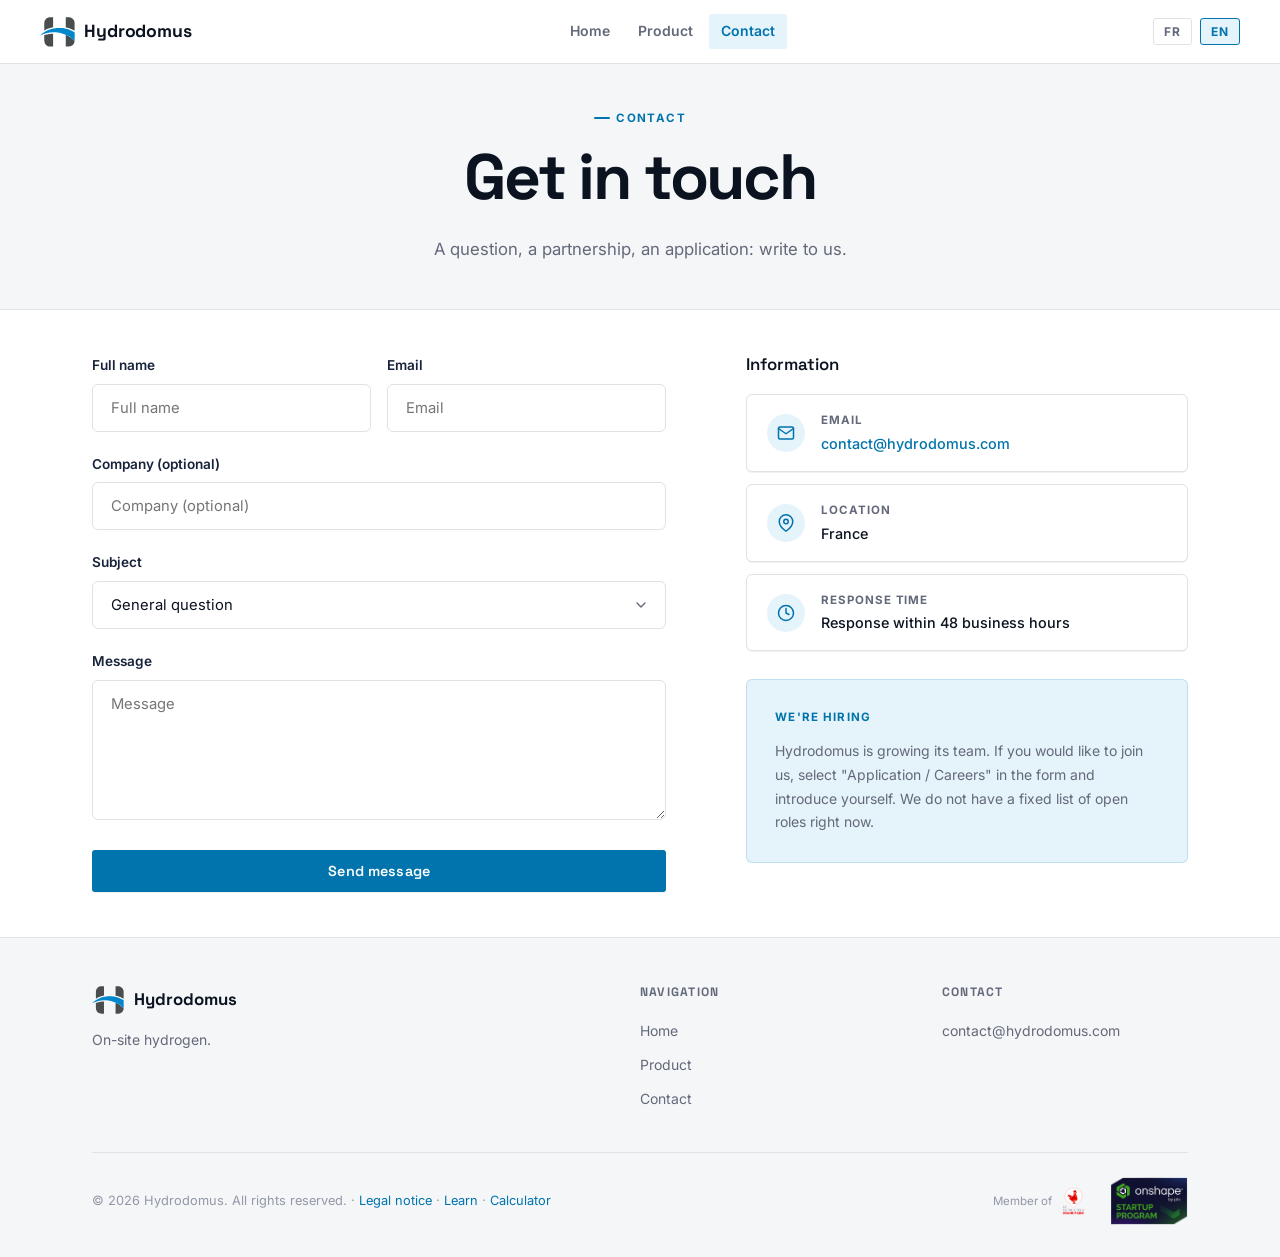
<file: contact.html>
<!DOCTYPE html>
<html lang="en">
<head>
  <meta charset="UTF-8" />
  <meta name="viewport" content="width=device-width, initial-scale=1.0" />
  <title>Contact · Hydrodomus</title>
  <meta name="description" content="Contact Hydrodomus: pilots, partnerships, press, careers.">
  <link rel="canonical" href="https://hydrodomus.com/contact">
  <link rel="icon" href="assets/images/hydrodomus-mark.svg" type="image/svg+xml">
  <link rel="icon" href="assets/images/favicon-32.png" sizes="32x32" type="image/png">
  <link rel="apple-touch-icon" href="assets/images/apple-touch-icon.png">
  <link rel="preconnect" href="https://fonts.googleapis.com">
  <link rel="preconnect" href="https://fonts.gstatic.com" crossorigin>
  <link rel="stylesheet" href="https://fonts.googleapis.com/css2?family=Space+Grotesk:wght@300;400;500;600;700&family=Inter:ital,wght@0,300;0,400;0,500;0,600;1,400&display=swap">
  <link rel="stylesheet" href="assets/css/style.css" />
</head>
<body>

<nav class="nav" id="main-nav">
  <a href="./" class="nav-logo">
    <img src="assets/images/hydrodomus-mark.svg" alt="Hydrodomus">
    <span class="nav-logo-name">Hydrodomus</span>
  </a>
  <ul class="nav-links">
    <li><a href="./"         class="nav-page-link" data-i18n="nav.home">Accueil</a></li>
    <li><a href="product"  class="nav-page-link" data-i18n="nav.product">Produit</a></li>
    <li><a href="contact"       class="nav-page-link active" data-i18n="nav.contact">Contact</a></li>
  </ul>
  <div class="nav-right">
    <button class="lang-btn" data-lang="fr">FR</button>
    <button class="lang-btn" data-lang="en">EN</button>
  </div>
  <button class="hamburger" id="hamburger" aria-label="Menu"><span></span><span></span><span></span></button>
</nav>
<div class="mobile-menu" id="mobile-menu">
  <button class="mobile-close" id="mobile-close">✕</button>
  <a href="./"        class="mobile-nav-link" data-i18n="nav.home">Accueil</a>
  <a href="product" class="mobile-nav-link" data-i18n="nav.product">Produit</a>
  <a href="contact"      class="mobile-nav-link" data-i18n="nav.contact">Contact</a>
  <div class="mobile-lang">
    <button class="lang-btn" data-lang="fr">FR</button>
    <button class="lang-btn" data-lang="en">EN</button>
  </div>
</div>

<header class="page-header">
  <div class="container">
    <span class="section-tag" data-i18n="ct.tag">Contact</span>
    <h1 class="page-header-title" data-i18n="ct.title">Contactez-nous</h1>
    <p class="page-header-sub" data-i18n="ct.sub">Une question, un partenariat, une candidature - écrivez-nous.</p>
  </div>
</header>

<!-- CONTACT SECTION -->
<section class="section-white">
  <div class="container">
    <div class="contact-grid">

      <!-- FORM -->
      <div class="reveal-l">
        <form id="contact-form" action="https://formspree.io/f/xzdjzoba" method="POST" novalidate>
          <div class="form-row">
            <div class="form-group">
              <label class="form-label" for="name" data-i18n="ct.name">Nom complet</label>
              <input class="form-input" type="text" id="name" name="name" required data-i18n-placeholder="ct.name">
            </div>
            <div class="form-group">
              <label class="form-label" for="email" data-i18n="ct.email">Email</label>
              <input class="form-input" type="email" id="email" name="email" autocomplete="email" required data-i18n-placeholder="ct.email">
            </div>
          </div>
          <div class="form-group">
            <label class="form-label" for="company" data-i18n="ct.company">Société (optionnel)</label>
            <input class="form-input" type="text" id="company" name="company" data-i18n-placeholder="ct.company">
          </div>
          <div class="form-group">
            <label class="form-label" for="subject" data-i18n="ct.subject">Objet</label>
            <select class="form-select" id="subject" name="topic">
              <option value="general"  data-i18n="ct.opt.general">Question générale</option>
              <option value="careers"  data-i18n="ct.opt.careers">Candidature / Recrutement</option>
              <option value="pilot"    data-i18n="ct.opt.pilot">Pilote / évaluation</option>
              <option value="conversion" data-i18n="ct.opt.conversion">Conversion à l’hydrogène</option>
              <option value="partner"  data-i18n="ct.opt.partner">Partenariat</option>
              <option value="press"    data-i18n="ct.opt.press">Presse / Médias</option>
              <option value="other"    data-i18n="ct.opt.other">Autre</option>
            </select>
          </div>
          <div class="form-group">
            <label class="form-label" for="message" data-i18n="ct.msg">Message</label>
            <textarea class="form-textarea" id="message" name="message" required data-i18n-placeholder="ct.msg"></textarea>
          </div>
          <input type="hidden" name="_subject" value="Nouveau contact Hydrodomus">
          <div class="hp-field" aria-hidden="true"><label>Ne pas remplir <input type="text" name="_gotcha" tabindex="-1" autocomplete="off"></label></div>
          <button type="submit" id="contact-submit" class="btn btn-primary" style="width:100%;justify-content:center;" data-i18n="ct.send">Envoyer le message</button>
          <div id="form-status" class="form-status" role="status" aria-live="polite"></div>
        </form>
      </div>

      <!-- INFO SIDEBAR -->
      <div class="reveal-r">
        <div class="contact-info-section">
          <h3 data-i18n="ct.info">Informations</h3>

          <div class="contact-info-item">
            <span class="contact-info-icon">
              <svg width="18" height="18" viewBox="0 0 24 24" fill="none" stroke="currentColor" stroke-width="2" stroke-linecap="round" stroke-linejoin="round"><path d="M4 4h16c1.1 0 2 .9 2 2v12c0 1.1-.9 2-2 2H4c-1.1 0-2-.9-2-2V6c0-1.1.9-2 2-2z"/><polyline points="22,6 12,13 2,6"/></svg>
            </span>
            <div>
              <div class="contact-info-label">Email</div>
              <div class="contact-info-value">
                <a href="mailto:contact@hydrodomus.com" style="color:var(--blue);">contact@hydrodomus.com</a>
              </div>
            </div>
          </div>

          <div class="contact-info-item">
            <span class="contact-info-icon">
              <svg width="18" height="18" viewBox="0 0 24 24" fill="none" stroke="currentColor" stroke-width="2" stroke-linecap="round" stroke-linejoin="round"><path d="M21 10c0 7-9 13-9 13s-9-6-9-13a9 9 0 0118 0z"/><circle cx="12" cy="10" r="3"/></svg>
            </span>
            <div>
              <div class="contact-info-label" data-i18n="ct.loc">Localisation</div>
              <div class="contact-info-value">France</div>
            </div>
          </div>

          <div class="contact-info-item">
            <span class="contact-info-icon">
              <svg width="18" height="18" viewBox="0 0 24 24" fill="none" stroke="currentColor" stroke-width="2" stroke-linecap="round" stroke-linejoin="round"><circle cx="12" cy="12" r="10"/><polyline points="12,6 12,12 16,14"/></svg>
            </span>
            <div>
              <div class="contact-info-label" data-i18n="ct.time">Délai de réponse</div>
              <div class="contact-info-value" data-i18n="ct.response">Réponse sous 48h ouvrées</div>
            </div>
          </div>
        </div>

        <!-- Hiring note -->
        <div class="hiring-box">
          <div class="hiring-box-tag" data-i18n="ct.hiring.tag">Nous recrutons</div>
          <p data-i18n="ct.hiring.text">Hydrodomus agrandit son équipe. Si vous souhaitez nous rejoindre, sélectionnez « Candidature / Recrutement » dans le formulaire et présentez-vous. Nous n'avons pas de liste de postes fixe pour le moment.</p>
        </div>
      </div>
    </div>
  </div>
</section>

<footer>
  <div class="container">
    <div class="footer-grid">
      <div class="footer-brand">
        <div class="footer-brand-logo">
          <img src="assets/images/hydrodomus-mark.svg" alt="Hydrodomus">
          <span>Hydrodomus</span>
        </div>
        <p data-i18n="ft.tagline">Hydrogène sur site.</p>
      </div>
      <div class="footer-col">
        <h4 data-i18n="ft.nav">Navigation</h4>
        <ul>
          <li><a href="./"        data-i18n="nav.home">Accueil</a></li>
          <li><a href="product" data-i18n="nav.product">Produit</a></li>
          <li><a href="contact"      data-i18n="nav.contact">Contact</a></li>
        </ul>
      </div>
      <div class="footer-col">
        <h4 data-i18n="ft.contact">Contact</h4>
        <ul>
          <li><a href="mailto:contact@hydrodomus.com">contact@hydrodomus.com</a></li>
        </ul>
      </div>
    </div>
    <div class="footer-bottom">
      <p><span data-i18n="ft.copy">© 2026 Hydrodomus. Tous droits réservés.</span> · <a class="footer-legal" href="legal" data-i18n="ft.legal">Mentions légales</a> · <a class="footer-legal" href="learn/" data-i18n="ft.learn">Apprendre</a> · <a class="footer-legal" href="calculator/" data-i18n="ft.calc">Calculateur</a></p>
      <div class="footer-badges">
        <a class="footer-badge" href="https://www.frenchtech-grandparis.com" target="_blank" rel="noopener">
          <span data-i18n="ft.frenchtech">Membre de</span>
          <img src="assets/images/logo-frenchtech-grandparis.png" alt="La French Tech Grand Paris">
        </a>
        <a class="footer-badge footer-badge-onshape" href="https://www.onshape.com" target="_blank" rel="noopener">
          <img src="assets/images/onshape-startup-program-badge.png" alt="Onshape Startup Program">
        </a>
      </div>
    </div>
  </div>
</footer>

<script src="assets/js/main.js"></script>
<script src="assets/js/contact.js"></script>
</body>
</html>
</file>
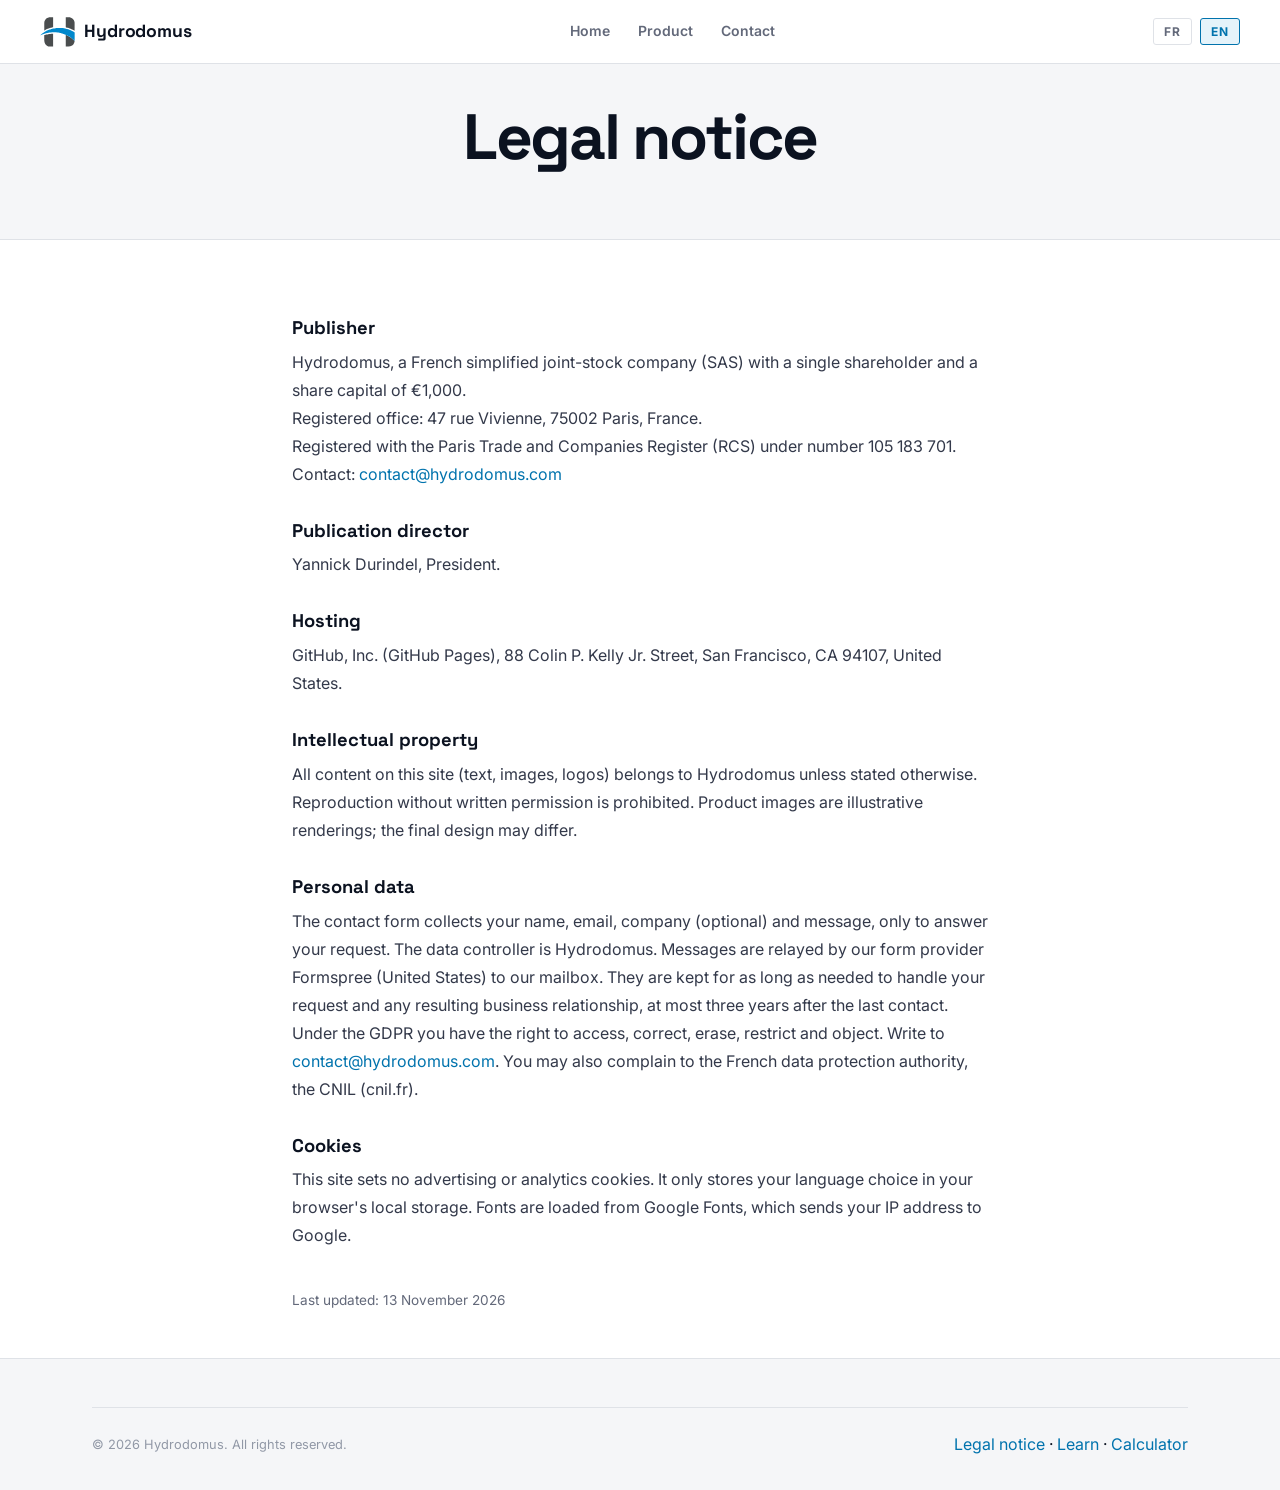
<file: legal.html>
<!DOCTYPE html>
<html lang="fr">
<head>
  <meta charset="UTF-8" />
  <meta name="viewport" content="width=device-width, initial-scale=1.0" />
  <title>Mentions légales · Hydrodomus</title>
  <meta name="description" content="Mentions légales et politique de confidentialité de Hydrodomus SAS, RCS Paris 105 183 701.">
  <link rel="canonical" href="https://hydrodomus.com/legal">
  <link rel="icon" href="assets/images/hydrodomus-mark.svg" type="image/svg+xml">
  <link rel="icon" href="assets/images/favicon-32.png" sizes="32x32" type="image/png">
  <link rel="apple-touch-icon" href="assets/images/apple-touch-icon.png">
  <link rel="preconnect" href="https://fonts.googleapis.com">
  <link rel="preconnect" href="https://fonts.gstatic.com" crossorigin>
  <link rel="stylesheet" href="https://fonts.googleapis.com/css2?family=Space+Grotesk:wght@300;400;500;600;700&family=Inter:ital,wght@0,300;0,400;0,500;0,600;1,400&display=swap">
  <link rel="stylesheet" href="assets/css/style.css" />
</head>
<body>

<nav class="nav" id="main-nav">
  <a href="./" class="nav-logo">
    <img src="assets/images/hydrodomus-mark.svg" alt="Hydrodomus">
    <span class="nav-logo-name">Hydrodomus</span>
  </a>
  <ul class="nav-links">
    <li><a href="./"        class="nav-page-link" data-i18n="nav.home">Accueil</a></li>
    <li><a href="product"   class="nav-page-link" data-i18n="nav.product">Produit</a></li>
    <li><a href="contact"   class="nav-page-link" data-i18n="nav.contact">Contact</a></li>
  </ul>
  <div class="nav-right">
    <button class="lang-btn" data-lang="fr">FR</button>
    <button class="lang-btn" data-lang="en">EN</button>
  </div>
  <button class="hamburger" id="hamburger" aria-label="Menu"><span></span><span></span><span></span></button>
</nav>
<div class="mobile-menu" id="mobile-menu">
  <button class="mobile-close" id="mobile-close">✕</button>
  <a href="./"       class="mobile-nav-link" data-i18n="nav.home">Accueil</a>
  <a href="product"  class="mobile-nav-link" data-i18n="nav.product">Produit</a>
  <a href="contact"  class="mobile-nav-link" data-i18n="nav.contact">Contact</a>
  <div class="mobile-lang">
    <button class="lang-btn" data-lang="fr">FR</button>
    <button class="lang-btn" data-lang="en">EN</button>
  </div>
</div>

<header class="page-header">
  <div class="container">
    <h1 class="page-header-title" data-i18n="lg.title">Mentions légales</h1>
  </div>
</header>

<section class="section-white">
  <div class="container legal-prose">

    <!-- FRANÇAIS -->
    <div class="lg-block" data-block="fr">
      <h2>Éditeur du site</h2>
      <p>Hydrodomus, société par actions simplifiée à associé unique au capital de 1 000 €.<br>
      Siège social : 47 rue Vivienne, 75002 Paris, France.<br>
      Immatriculée au Registre du commerce et des sociétés de Paris sous le numéro 105 183 701.<br>
      Contact : <a href="mailto:contact@hydrodomus.com">contact@hydrodomus.com</a></p>

      <h2>Directeur de la publication</h2>
      <p>Yannick Durindel, Président.</p>

      <h2>Hébergement</h2>
      <p>GitHub, Inc. (service GitHub Pages), 88 Colin P. Kelly Jr. Street, San Francisco, CA 94107, États-Unis.</p>

      <h2>Propriété intellectuelle</h2>
      <p>L'ensemble des contenus de ce site (textes, images, logos) est la propriété de Hydrodomus, sauf mention contraire. Toute reproduction sans autorisation écrite est interdite. Les images du produit sont des rendus illustratifs ; le design final peut différer.</p>

      <h2>Données personnelles</h2>
      <p>Le formulaire de contact recueille votre nom, votre email, votre société (facultatif) et votre message, dans le seul but de répondre à votre demande. Le responsable du traitement est Hydrodomus. Les messages sont transmis par notre prestataire de formulaires Formspree (États-Unis), puis reçus dans notre messagerie. Ils sont conservés le temps nécessaire au traitement de votre demande et à la relation commerciale qui peut en découler, au plus trois ans après le dernier contact.</p>
      <p>Conformément au RGPD, vous disposez d'un droit d'accès, de rectification, d'effacement, de limitation et d'opposition. Écrivez à <a href="mailto:contact@hydrodomus.com">contact@hydrodomus.com</a>. Vous pouvez aussi introduire une réclamation auprès de la CNIL (cnil.fr).</p>

      <h2>Cookies</h2>
      <p>Ce site ne dépose aucun cookie publicitaire ni de mesure d'audience. Il enregistre uniquement votre choix de langue dans le stockage local de votre navigateur. Les polices sont chargées depuis Google Fonts, ce qui transmet votre adresse IP à Google.</p>
    </div>

    <!-- ENGLISH -->
    <div class="lg-block" data-block="en">
      <h2>Publisher</h2>
      <p>Hydrodomus, a French simplified joint-stock company (SAS) with a single shareholder and a share capital of €1,000.<br>
      Registered office: 47 rue Vivienne, 75002 Paris, France.<br>
      Registered with the Paris Trade and Companies Register (RCS) under number 105 183 701.<br>
      Contact: <a href="mailto:contact@hydrodomus.com">contact@hydrodomus.com</a></p>

      <h2>Publication director</h2>
      <p>Yannick Durindel, President.</p>

      <h2>Hosting</h2>
      <p>GitHub, Inc. (GitHub Pages), 88 Colin P. Kelly Jr. Street, San Francisco, CA 94107, United States.</p>

      <h2>Intellectual property</h2>
      <p>All content on this site (text, images, logos) belongs to Hydrodomus unless stated otherwise. Reproduction without written permission is prohibited. Product images are illustrative renderings; the final design may differ.</p>

      <h2>Personal data</h2>
      <p>The contact form collects your name, email, company (optional) and message, only to answer your request. The data controller is Hydrodomus. Messages are relayed by our form provider Formspree (United States) to our mailbox. They are kept for as long as needed to handle your request and any resulting business relationship, at most three years after the last contact.</p>
      <p>Under the GDPR you have the right to access, correct, erase, restrict and object. Write to <a href="mailto:contact@hydrodomus.com">contact@hydrodomus.com</a>. You may also complain to the French data protection authority, the CNIL (cnil.fr).</p>

      <h2>Cookies</h2>
      <p>This site sets no advertising or analytics cookies. It only stores your language choice in your browser's local storage. Fonts are loaded from Google Fonts, which sends your IP address to Google.</p>
    </div>

    <p class="legal-updated" data-i18n="lg.updated">Mise à jour : 13 novembre 2026</p>
  </div>
</section>

<footer>
  <div class="container">
    <div class="footer-bottom">
      <p data-i18n="ft.copy">© 2026 Hydrodomus. Tous droits réservés.</p>
      <span><a class="footer-legal" href="legal" data-i18n="ft.legal">Mentions légales</a> · <a class="footer-legal" href="learn/" data-i18n="ft.learn">Apprendre</a> · <a class="footer-legal" href="calculator/" data-i18n="ft.calc">Calculateur</a></span>
    </div>
  </div>
</footer>

<script src="assets/js/main.js"></script>
<script>
  (function () {
    function show() {
      var l = (function () { try { return localStorage.getItem('hd_lang'); } catch (e) { return null; } })() || 'en';
      document.documentElement.lang = l;
      document.querySelectorAll('.lg-block').forEach(function (b) { b.hidden = b.dataset.block !== l; });
    }
    show();
    document.querySelectorAll('[data-lang]').forEach(function (btn) { btn.addEventListener('click', function () { setTimeout(show, 0); }); });
  })();
</script>
</body>
</html>
</file>
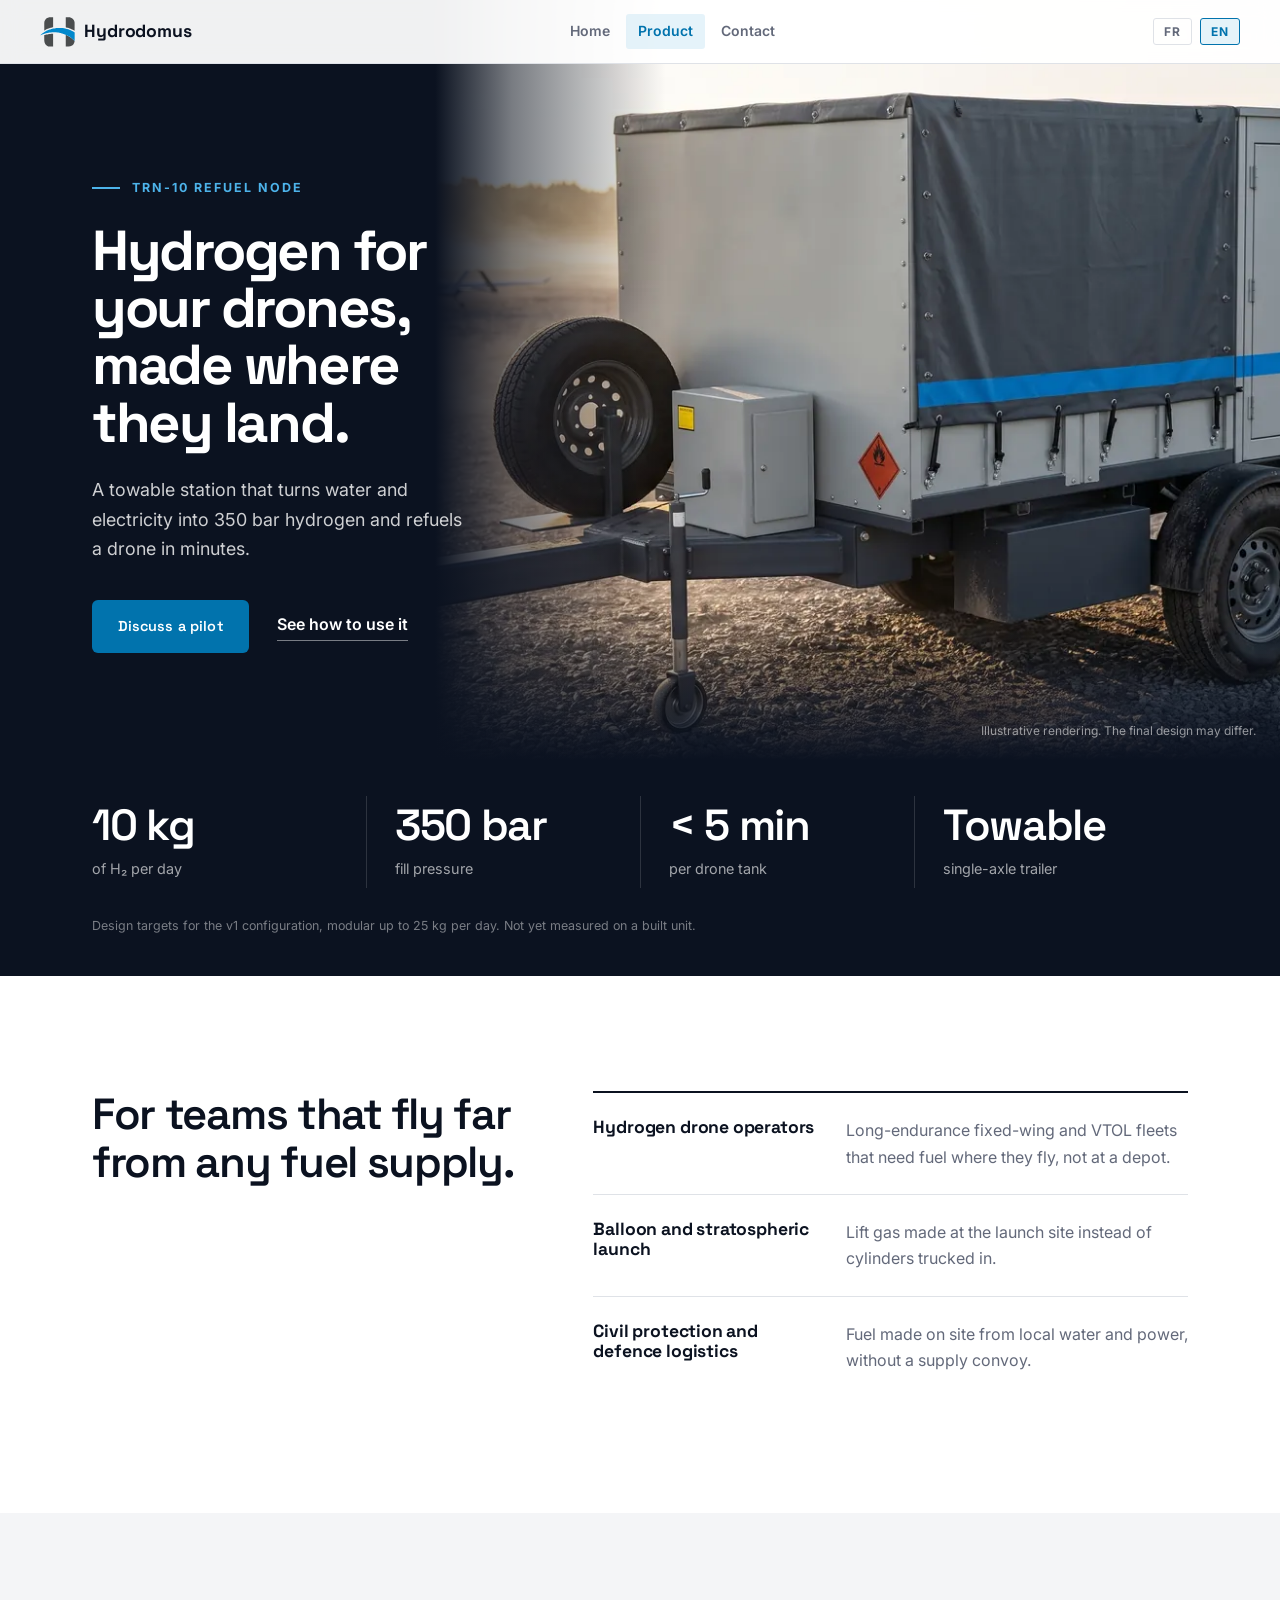
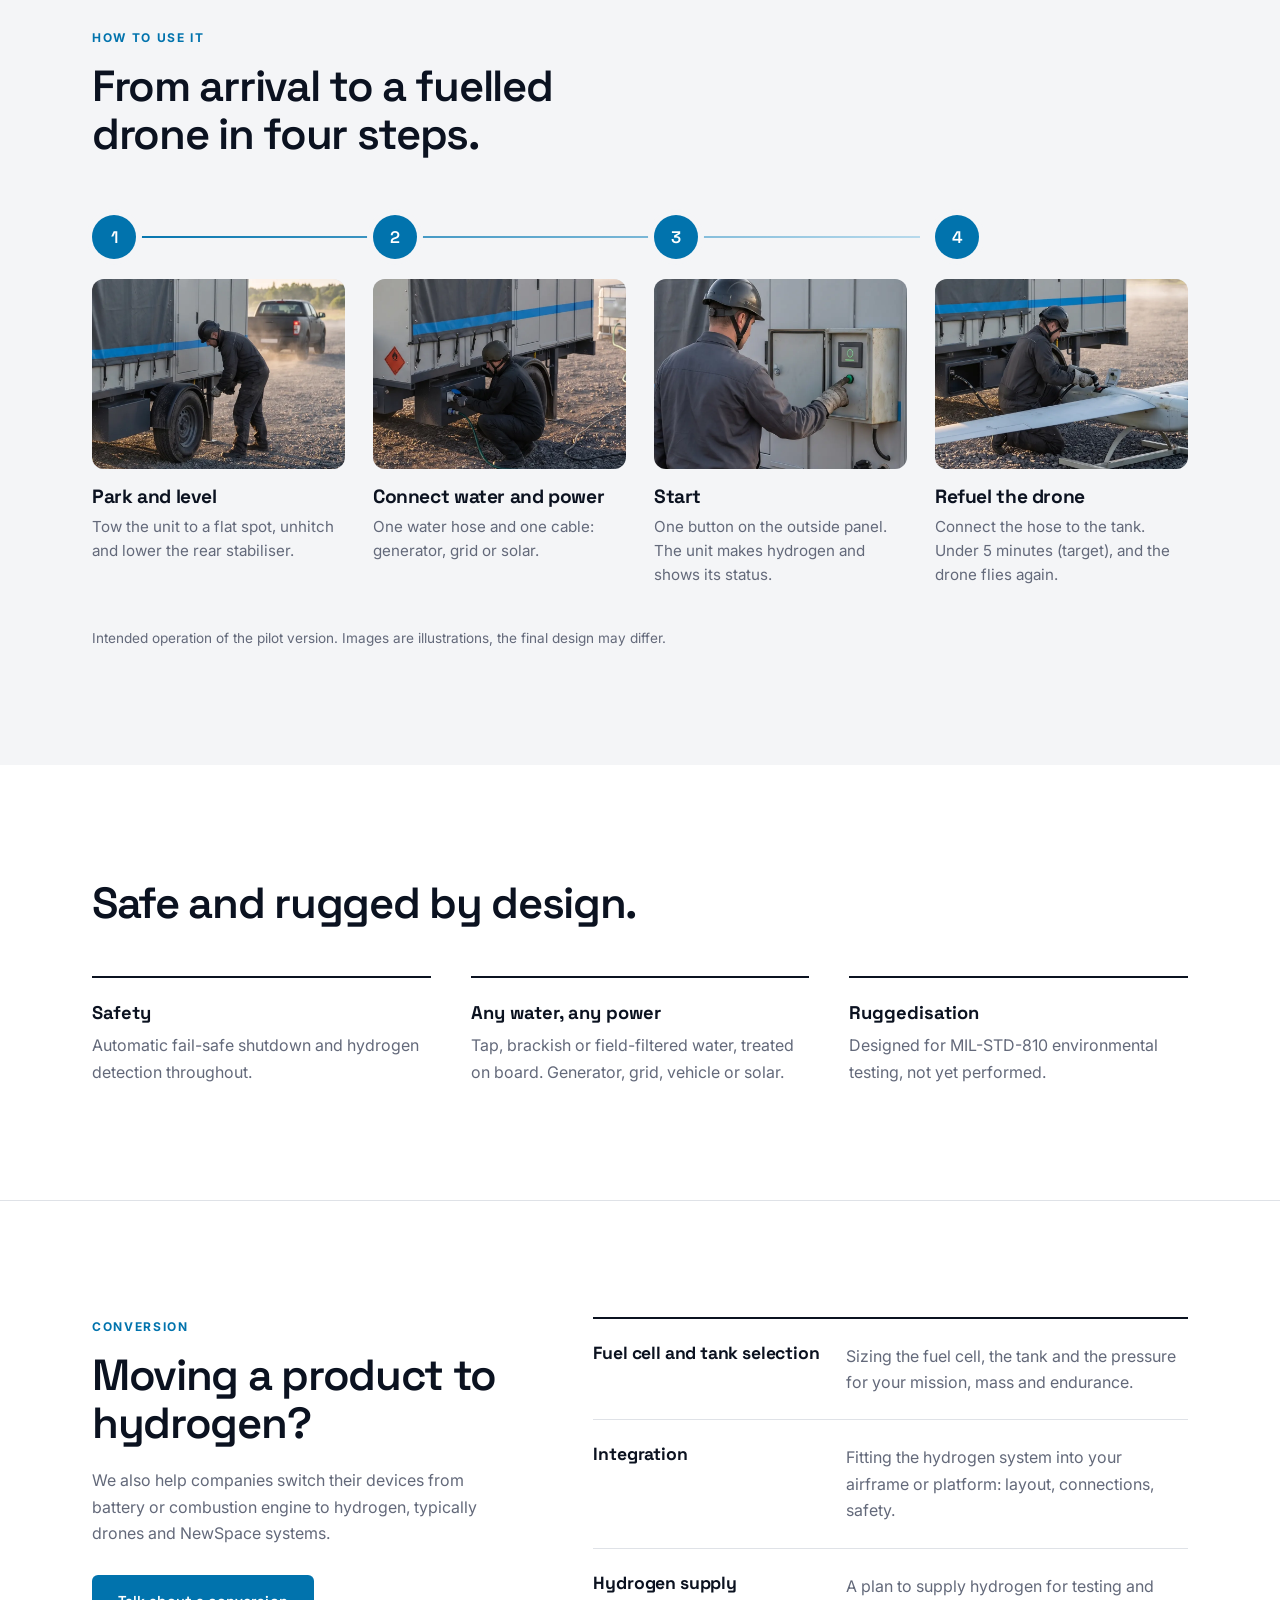
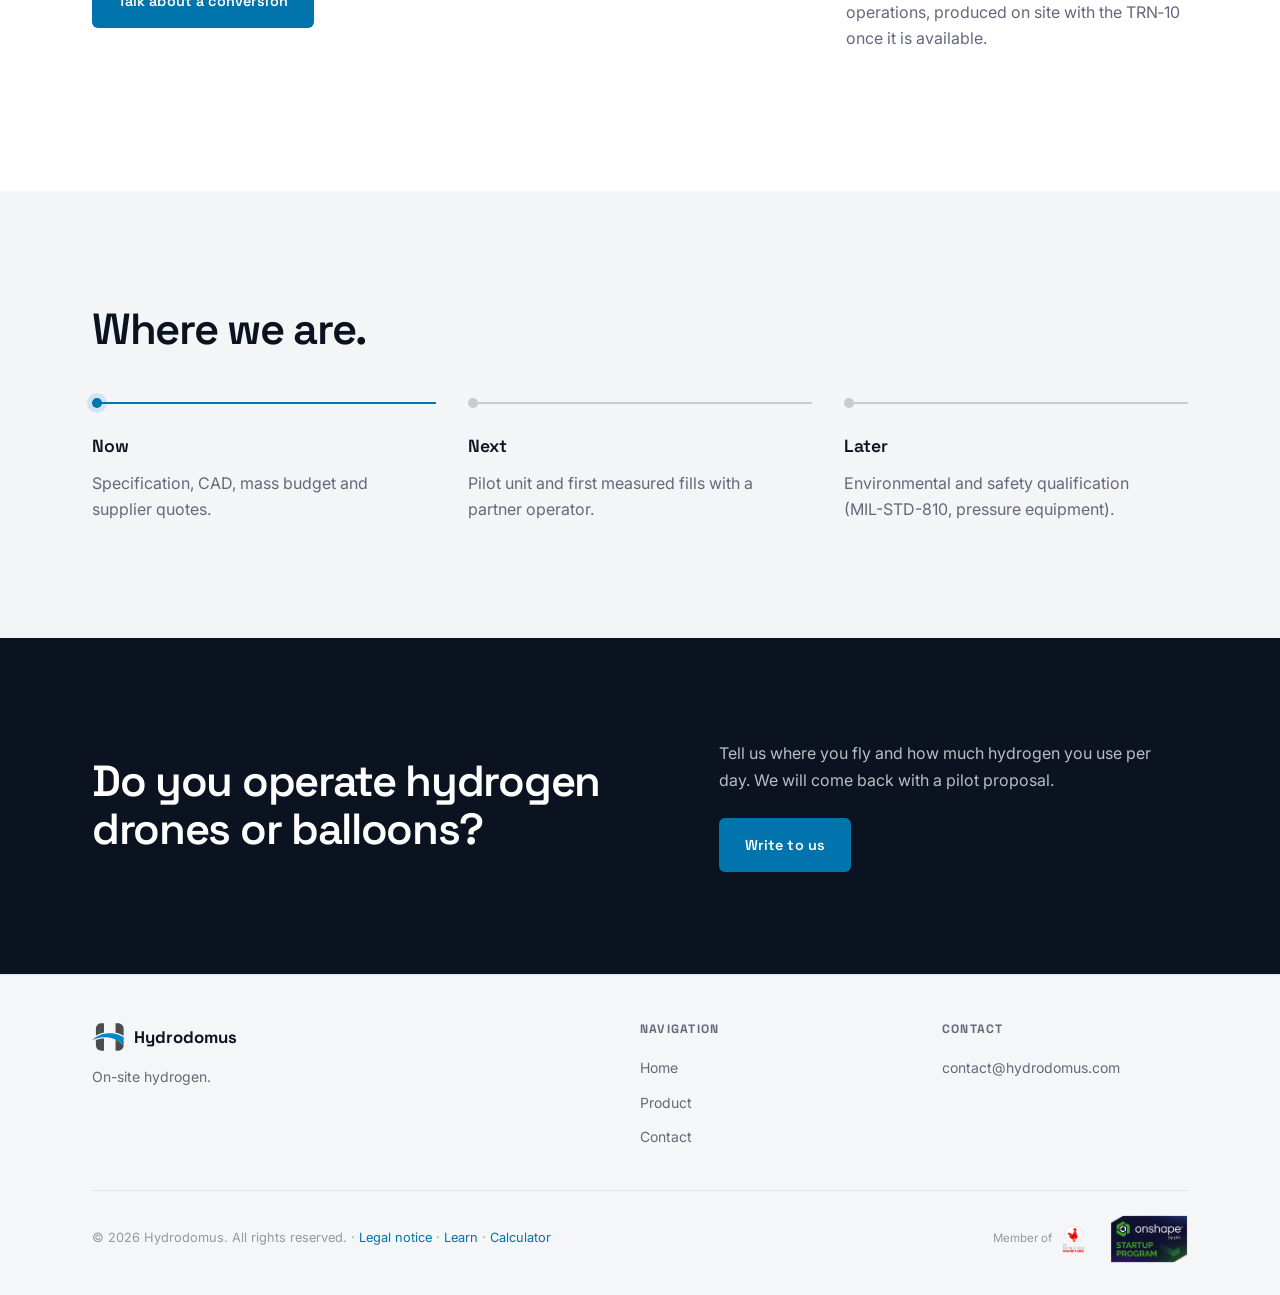
<file: product.html>
<!DOCTYPE html>
<html lang="en">
<head>
  <meta charset="UTF-8" />
  <meta name="viewport" content="width=device-width, initial-scale=1.0" />
  <title>TRN-10 Refuel Node · Hydrodomus</title>
  <meta name="description" content="TRN-10 Refuel Node: a towable station that makes hydrogen on site from water and power and refuels drones at 350 bar.">
  <meta property="og:title" content="TRN-10 Refuel Node · Hydrodomus">
  <meta property="og:description" content="Hydrogen for your drones, made where they land. Water and power in, 350 bar hydrogen out.">
  <meta property="og:image" content="https://hydrodomus.com/assets/images/trn10-og.jpg">
  <meta property="og:type" content="website">
  <link rel="canonical" href="https://hydrodomus.com/product">
  <link rel="icon" href="assets/images/hydrodomus-mark.svg" type="image/svg+xml">
  <link rel="icon" href="assets/images/favicon-32.png" sizes="32x32" type="image/png">
  <link rel="apple-touch-icon" href="assets/images/apple-touch-icon.png">
  <link rel="preconnect" href="https://fonts.googleapis.com">
  <link rel="preconnect" href="https://fonts.gstatic.com" crossorigin>
  <link rel="stylesheet" href="https://fonts.googleapis.com/css2?family=Space+Grotesk:wght@300;400;500;600;700&family=Inter:ital,wght@0,300;0,400;0,500;0,600;1,400&display=swap">
  <link rel="preload" as="image" href="assets/images/trn10-hero-1400.webp" imagesrcset="assets/images/trn10-hero-800.webp 800w, assets/images/trn10-hero-1400.webp 1400w, assets/images/trn10-hero-2400.webp 2400w" imagesizes="100vw">
  <link rel="stylesheet" href="assets/css/style.css" />
</head>
<body class="pv2">

<nav class="nav" id="main-nav">
  <a href="./" class="nav-logo">
    <img src="assets/images/hydrodomus-mark.svg" alt="Hydrodomus">
    <span class="nav-logo-name">Hydrodomus</span>
  </a>
  <ul class="nav-links">
    <li><a href="./"        class="nav-page-link" data-i18n="nav.home">Accueil</a></li>
    <li><a href="product"   class="nav-page-link active" data-i18n="nav.product">Produit</a></li>
    <li><a href="contact"   class="nav-page-link" data-i18n="nav.contact">Contact</a></li>
  </ul>
  <div class="nav-right">
    <button class="lang-btn" data-lang="fr">FR</button>
    <button class="lang-btn" data-lang="en">EN</button>
  </div>
  <button class="hamburger" id="hamburger" aria-label="Menu"><span></span><span></span><span></span></button>
</nav>
<div class="mobile-menu" id="mobile-menu">
  <button class="mobile-close" id="mobile-close">✕</button>
  <a href="./"       class="mobile-nav-link" data-i18n="nav.home">Accueil</a>
  <a href="product"  class="mobile-nav-link" data-i18n="nav.product">Produit</a>
  <a href="contact"  class="mobile-nav-link" data-i18n="nav.contact">Contact</a>
  <div class="mobile-lang">
    <button class="lang-btn" data-lang="fr">FR</button>
    <button class="lang-btn" data-lang="en">EN</button>
  </div>
</div>

<!-- HERO: full-bleed photo -->
<header class="pv2-hero">
  <picture class="pv2-hero-media">
    <source type="image/webp" srcset="assets/images/trn10-hero-800.webp 800w, assets/images/trn10-hero-1400.webp 1400w, assets/images/trn10-hero-2400.webp 2400w" sizes="100vw">
    <img src="assets/images/trn10-hero-1400.jpg" srcset="assets/images/trn10-hero-800.jpg 800w, assets/images/trn10-hero-1400.jpg 1400w, assets/images/trn10-hero-2400.jpg 2400w" sizes="100vw" alt="The TRN-10 Refuel Node, a closed trailer-mounted hydrogen refuelling unit, on a gravel airfield at sunrise with a drone in the background" width="2400" height="1340" fetchpriority="high">
  </picture>
  <div class="pv2-hero-shade" aria-hidden="true"></div>
  <div class="container pv2-hero-inner">
    <span class="pv2-eyebrow" data-i18n="pr.eyebrow">TRN-10 Refuel Node</span>
    <h1 class="pv2-title" data-i18n="pr.title"></h1>
    <p class="pv2-sub" data-i18n="pr.sub"></p>
    <div class="pv2-actions">
      <a class="btn pv2-btn" href="contact?subject=pilot" data-i18n="pr.cta1">Discuter d’un pilote</a>
      <a class="pv2-link" href="#use" data-i18n="pr.cta2">Voir l'utilisation</a>
    </div>
  </div>
  <p class="pv2-caption" data-i18n="pr.stage"></p>
</header>

<!-- KEY NUMBERS -->
<section class="pv2-stats" aria-label="Key figures">
  <div class="container">
    <dl class="pv2-stats-grid">
      <div><dt data-i18n="pr.k1.v"></dt><dd data-i18n="pr.k1.l"></dd></div>
      <div><dt data-i18n="pr.k2.v"></dt><dd data-i18n="pr.k2.l"></dd></div>
      <div><dt data-i18n="pr.k3.v"></dt><dd data-i18n="pr.k3.l"></dd></div>
      <div><dt data-i18n="pr.k4.v"></dt><dd data-i18n="pr.k4.l"></dd></div>
    </dl>
    <p class="pv2-stats-note" data-i18n="pr.k.note"></p>
  </div>
</section>

<!-- WHO IT'S FOR -->
<section class="pv2-section pv2-for">
  <div class="container pv2-for-grid">
    <h2 class="pv2-h2" data-i18n="pr.for.title"></h2>
    <ul class="pv2-for-list">
      <li class="reveal"><h3 data-i18n="pr.for1.t"></h3><p data-i18n="pr.for1.p"></p></li>
      <li class="reveal"><h3 data-i18n="pr.for2.t"></h3><p data-i18n="pr.for2.p"></p></li>
      <li class="reveal"><h3 data-i18n="pr.for3.t"></h3><p data-i18n="pr.for3.p"></p></li>
    </ul>
  </div>
</section>

<!-- HOW TO USE -->
<section class="pv2-section pv2-use" id="use">
  <div class="container">
    <span class="pv2-kicker" data-i18n="pr.use.tag">How to use it</span>
    <h2 class="pv2-h2" data-i18n="pr.use.title"></h2>
    <ol class="pv2-steps">
      <li class="reveal">
        <span class="pv2-step-n">1</span>
        <figure><picture><source type="image/webp" srcset="assets/images/use-1-park.webp"><img src="assets/images/use-1-park.jpg" alt="An operator lowers the rear stabiliser of the unhitched unit while the towing pickup drives away" width="960" height="720" loading="lazy"></picture></figure>
        <h3 data-i18n="pr.u1.t"></h3>
        <p data-i18n="pr.u1.p"></p>
      </li>
      <li class="reveal">
        <span class="pv2-step-n">2</span>
        <figure><picture><source type="image/webp" srcset="assets/images/use-2-connect.webp"><img src="assets/images/use-2-connect.jpg" alt="An operator connects a water hose and a power cable to inlets on the side of the unit" width="960" height="720" loading="lazy"></picture></figure>
        <h3 data-i18n="pr.u2.t"></h3>
        <p data-i18n="pr.u2.p"></p>
      </li>
      <li class="reveal">
        <span class="pv2-step-n">3</span>
        <figure><picture><source type="image/webp" srcset="assets/images/use-3-start.webp"><img src="assets/images/use-3-start.jpg" alt="An operator presses the green start button on the outside control panel" width="960" height="720" loading="lazy"></picture></figure>
        <h3 data-i18n="pr.u3.t"></h3>
        <p data-i18n="pr.u3.p"></p>
      </li>
      <li class="reveal">
        <span class="pv2-step-n">4</span>
        <figure><picture><source type="image/webp" srcset="assets/images/use-4-refuel.webp"><img src="assets/images/use-4-refuel.jpg" alt="An operator connects the refuelling nozzle to the tank port of a fixed-wing drone" width="960" height="720" loading="lazy"></picture></figure>
        <h3 data-i18n="pr.u4.t"></h3>
        <p data-i18n="pr.u4.p"></p>
      </li>
    </ol>
    <p class="pv2-note" data-i18n="pr.use.note"></p>
  </div>
</section>

<!-- SAFETY AND RUGGEDNESS -->
<section class="pv2-section pv2-spec">
  <div class="container">
    <h2 class="pv2-h2" data-i18n="pr.spec.title"></h2>
    <ul class="pv2-spec-grid">
      <li class="reveal"><h3 data-i18n="pr.spec1.t"></h3><p data-i18n="pr.spec1.p"></p></li>
      <li class="reveal"><h3 data-i18n="pr.spec2.t"></h3><p data-i18n="pr.spec2.p"></p></li>
      <li class="reveal"><h3 data-i18n="pr.spec3.t"></h3><p data-i18n="pr.spec3.p"></p></li>
    </ul>
  </div>
</section>

<!-- CONVERSION SERVICE -->
<section class="pv2-section pv2-for pv2-conv" id="conversion">
  <div class="container pv2-for-grid">
    <div>
      <span class="pv2-kicker" data-i18n="pr.cv.tag">Conversion</span>
      <h2 class="pv2-h2" data-i18n="pr.cv.title"></h2>
      <p class="pv2-conv-lead" data-i18n="pr.cv.lead"></p>
      <a class="btn pv2-btn" href="contact?subject=conversion" data-i18n="pr.cv.btn">Parler d’une conversion</a>
    </div>
    <ul class="pv2-for-list">
      <li class="reveal"><h3 data-i18n="pr.cv1.t"></h3><p data-i18n="pr.cv1.p"></p></li>
      <li class="reveal"><h3 data-i18n="pr.cv2.t"></h3><p data-i18n="pr.cv2.p"></p></li>
      <li class="reveal"><h3 data-i18n="pr.cv3.t"></h3><p data-i18n="pr.cv3.p"></p></li>
    </ul>
  </div>
</section>

<!-- STATUS -->
<section class="pv2-section pv2-status" id="status">
  <div class="container">
    <h2 class="pv2-h2" data-i18n="pr.st.title"></h2>
    <ol class="pv2-timeline">
      <li class="is-now reveal"><span data-i18n="pr.st1.k"></span><p data-i18n="pr.st1.p"></p></li>
      <li class="reveal"><span data-i18n="pr.st2.k"></span><p data-i18n="pr.st2.p"></p></li>
      <li class="reveal"><span data-i18n="pr.st3.k"></span><p data-i18n="pr.st3.p"></p></li>
    </ol>
  </div>
</section>

<!-- CTA -->
<section class="pv2-cta">
  <div class="container pv2-cta-inner">
    <h2 class="pv2-h2" data-i18n="pr.cta.title"></h2>
    <div>
      <p data-i18n="pr.cta.p"></p>
      <a class="btn pv2-btn" href="contact?subject=pilot" data-i18n="pr.cta.btn">Nous écrire</a>
    </div>
  </div>
</section>

<footer>
  <div class="container">
    <div class="footer-grid">
      <div class="footer-brand">
        <div class="footer-brand-logo">
          <img src="assets/images/hydrodomus-mark.svg" alt="Hydrodomus">
          <span>Hydrodomus</span>
        </div>
        <p data-i18n="ft.tagline">Hydrogène sur site.</p>
      </div>
      <div class="footer-col">
        <h4 data-i18n="ft.nav">Navigation</h4>
        <ul>
          <li><a href="./"       data-i18n="nav.home">Accueil</a></li>
          <li><a href="product"  data-i18n="nav.product">Produit</a></li>
          <li><a href="contact"  data-i18n="nav.contact">Contact</a></li>
        </ul>
      </div>
      <div class="footer-col">
        <h4 data-i18n="ft.contact">Contact</h4>
        <ul>
          <li><a href="mailto:contact@hydrodomus.com">contact@hydrodomus.com</a></li>
        </ul>
      </div>
    </div>
    <div class="footer-bottom">
      <p><span data-i18n="ft.copy">© 2026 Hydrodomus. Tous droits réservés.</span> · <a class="footer-legal" href="legal" data-i18n="ft.legal">Mentions légales</a> · <a class="footer-legal" href="learn/" data-i18n="ft.learn">Apprendre</a> · <a class="footer-legal" href="calculator/" data-i18n="ft.calc">Calculateur</a></p>
      <div class="footer-badges">
        <a class="footer-badge" href="https://www.frenchtech-grandparis.com" target="_blank" rel="noopener">
          <span data-i18n="ft.frenchtech">Membre de</span>
          <img src="assets/images/logo-frenchtech-grandparis.png" alt="La French Tech Grand Paris">
        </a>
        <a class="footer-badge footer-badge-onshape" href="https://www.onshape.com" target="_blank" rel="noopener">
          <img src="assets/images/onshape-startup-program-badge.png" alt="Onshape Startup Program">
        </a>
      </div>
    </div>
  </div>
</footer>

<!-- sticky CTA (mobile) -->
<a class="pv2-sticky" href="contact?subject=pilot" data-i18n="pr.cta1">Discuter d’un pilote</a>

<script src="assets/js/main.js"></script>
<script>
  (function () {
    var b = document.querySelector('.pv2-sticky'), hero = document.querySelector('.pv2-hero'), cta = document.querySelector('.pv2-cta');
    if (!b || !hero) return;
    function upd() {
      var past = hero.getBoundingClientRect().bottom < 0;
      var atCta = cta && cta.getBoundingClientRect().top < innerHeight;
      b.classList.toggle('show', past && !atCta);
    }
    addEventListener('scroll', upd, { passive: true }); upd();
  })();
</script>
</body>
</html>
</file>
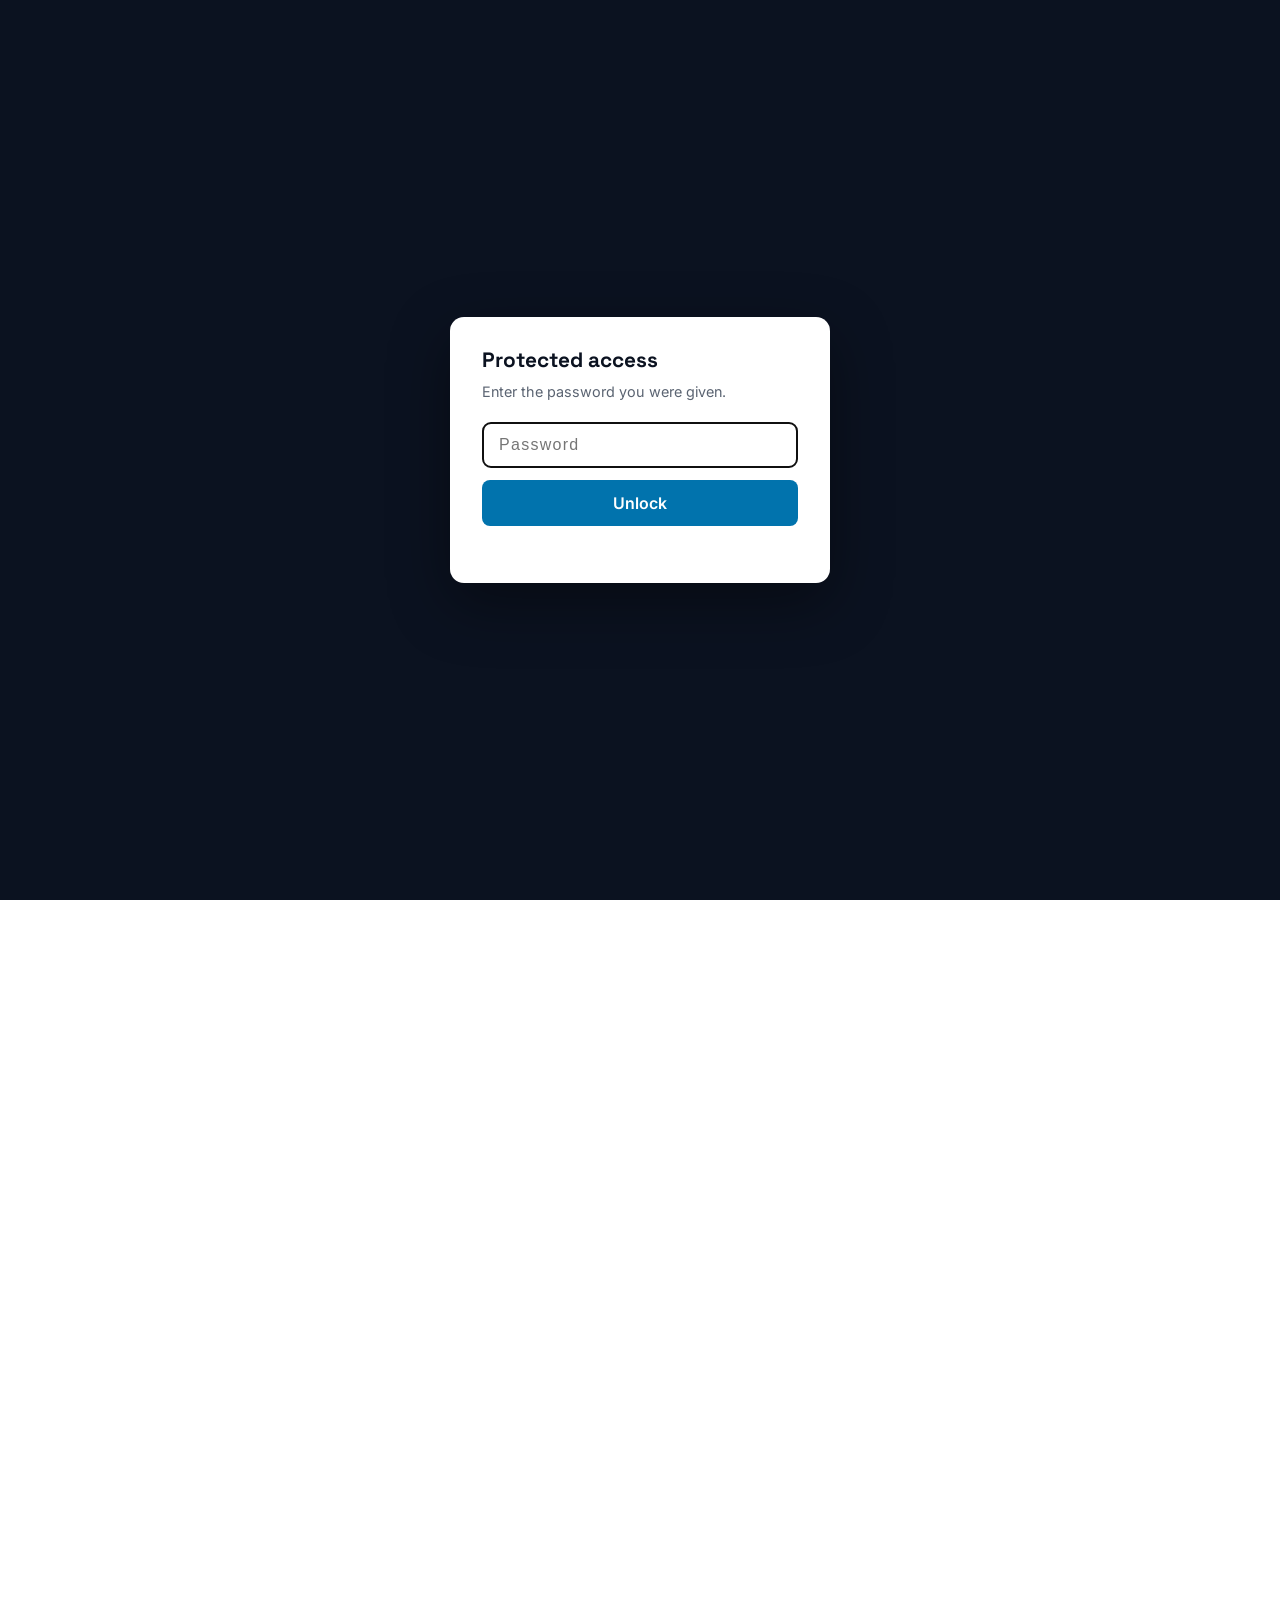
<file: learn/market.html>
<!DOCTYPE html>
<html lang="en">
<head>
  <meta charset="UTF-8" />
  <meta name="viewport" content="width=device-width, initial-scale=1.0" />
  <title data-li18n="pagetitle">Marché & Industrie · Hydrodomus Learn</title>
  <link rel="icon" href="../assets/images/hydrodomus-mark.svg" type="image/svg+xml">
  <link rel="icon" href="../assets/images/favicon-32.png" sizes="32x32" type="image/png">
  <link rel="apple-touch-icon" href="../assets/images/apple-touch-icon.png">
  <link rel="preconnect" href="https://fonts.googleapis.com">
  <link rel="preconnect" href="https://fonts.gstatic.com" crossorigin>
  <link rel="stylesheet" href="https://fonts.googleapis.com/css2?family=Space+Grotesk:wght@300;400;500;600;700&family=Inter:ital,wght@0,300;0,400;0,500;0,600;1,400&display=swap">
  <link rel="stylesheet" href="../assets/css/style.css" />
  <style>
    .article-container { max-width: 800px; margin: 4rem auto; padding: 0 2rem; }
    .article-header { margin-bottom: 3rem; border-bottom: 1px solid var(--border); padding-bottom: 2rem; }
    .article-header h1 { font-size: clamp(2rem, 4vw, 3rem); margin-bottom: 1rem; }
    .article-body h2 { margin: 3rem 0 1.5rem; font-size: 1.75rem; border-left: 4px solid var(--blue); padding-left: 1rem; }
    .article-body p { margin-bottom: 1.5rem; font-size: 1.1rem; color: var(--text-2); line-height: 1.8; }

    .data-table {
      width: 100%;
      border-collapse: collapse;
      margin: 2rem 0;
      font-size: 0.95rem;
    }
    .data-table th, .data-table td {
      padding: 1rem;
      border-bottom: 1px solid var(--border);
      text-align: left;
    }
    .data-table th { background: var(--bg-alt); font-weight: 700; color: var(--navy); }

    .market-box {
      background: var(--navy);
      color: white;
      padding: 2.5rem;
      border-radius: var(--radius);
      margin: 3rem 0;
    }
    .market-box h3 { color: white; margin-bottom: 1.5rem; }
    .market-stat-grid {
      display: grid;
      grid-template-columns: repeat(auto-fit, minmax(150px, 1fr));
      gap: 2rem;
    }
    .market-stat-item { display: flex; flex-direction: column; gap: 0.5rem; }
    .market-stat-value { font-size: 2rem; font-weight: 700; color: var(--blue-mid); }
    .market-stat-label { font-size: 0.85rem; color: rgba(255,255,255,0.7); text-transform: uppercase; letter-spacing: 0.05em; }

    .back-link { display: inline-flex; align-items: center; gap: 0.5rem; margin-bottom: 2rem; font-weight: 600; color: var(--blue); }
  </style>
<script src="../assets/js/gate.js" data-scope="learn" data-hash="372c37b2df583601b66c5a75e13adf4518c416c86302c4317116685b6ade4d4d"></script>
</head>
<body>

<nav class="nav nav-minimal" id="main-nav">
  <a href="../" class="nav-logo">
    <img src="../assets/images/hydrodomus-mark.svg" alt="Hydrodomus">
    <span class="nav-logo-name">Hydrodomus</span>
  </a>
  <div class="nav-right">
    <button class="lang-btn" data-lang="fr">FR</button>
    <button class="lang-btn" data-lang="en">EN</button>
  </div>
</nav>

<div class="article-container">
  <a href="./" class="back-link">
    <svg width="18" height="18" viewBox="0 0 24 24" fill="none" stroke="currentColor" stroke-width="2"><path d="M19 12H5M12 19l-7-7 7-7"/></svg>
    <span data-li18n="back">Retour au hub Learn</span>
  </a>

  <header class="article-header">
    <span class="section-tag" data-li18n="tag">Business & Stratégie</span>
    <h1 data-li18n="h1">Analyse du marché de l'hydrogène</h1>
    <p class="section-sub" data-li18n="sub">Le paradoxe de l'infrastructure et l'opportunité de la recharge décentralisée.</p>
  </header>

  <div class="article-body">
    <p data-li18n="p1">Le marché du ravitaillement hydrogène sur site se situe à l'intersection de l'adoption des drones à pile à combustible et du fossé logistique : le carburant est difficile à acheminer là où ces systèmes opèrent. Il est encore émergent, mais structurellement inévitable à mesure que les drones à hydrogène gagnent en maturité.</p>

    <h2 data-li18n="h2.1">Le paradoxe logistique</h2>
    <p data-li18n="p2">L'hydrogène offre aux drones une endurance bien supérieure à celle des batteries, mais les opérateurs ne peuvent pas l'utiliser à grande échelle sans moyen fiable de se ravitailler sur le terrain. Livrer des bouteilles est lent, coûteux et exposé aux ruptures d'approvisionnement.</p>
    <p data-li18n-html="p3">État actuel (2026) : les programmes de drones à hydrogène passent de la démonstration aux premiers déploiements, alors que le ravitaillement dépend encore de bouteilles livrées et d'infrastructures industrielles fixes.</p>
    <p data-li18n="p4">Hydrodomus supprime cette dépendance avec un nœud de ravitaillement qui produit l'hydrogène sur site à partir d'eau et d'électricité.</p>

    <h2 data-li18n="h2.2">Le nœud de référence</h2>
    <p data-li18n="p8">Un nœud de 10 kg d'H₂ par jour, modulaire jusqu'à 25 kg par jour, pensé pour être remorqué d'un site à l'autre et alimenté par un groupe électrogène, le réseau ou le solaire. Les chiffres ci-dessous sont des objectifs de conception.</p>

    <div class="market-box">
      <h3 data-li18n="sizing.title">Nœud de référence en un coup d'œil</h3>
      <div class="market-stat-grid">
        <div class="market-stat-item">
          <span class="market-stat-label" data-li18n="sizing.tam.label">Production</span>
          <span class="market-stat-value" data-li18n="tv.1">10 kg/j</span>
          <span class="market-stat-label" data-li18n="sizing.tam.sub">H₂ par nœud (modulaire jusqu'à 25)</span>
        </div>
        <div class="market-stat-item">
          <span class="market-stat-label" data-li18n="sizing.sam.label">Pression de remplissage</span>
          <span class="market-stat-value">350 bar</span>
          <span class="market-stat-label" data-li18n="sizing.sam.sub">Objectif de conception</span>
        </div>
        <div class="market-stat-item">
          <span class="market-stat-label" data-li18n="sizing.som.label">Temps de remplissage</span>
          <span class="market-stat-value" data-li18n="tv.3">&lt; 5 min</span>
          <span class="market-stat-label" data-li18n="sizing.som.sub">Par réservoir de drone (objectif)</span>
        </div>
      </div>
    </div>

    <h2 data-li18n="h2.3">Leviers de croissance</h2>
    <p data-li18n-html="p5">1. Investissement dans les systèmes sans équipage : les budgets de défense et de sécurité en Europe accélèrent l'adoption des drones longue endurance. La stratégie hydrogène de l'UE vise par ailleurs 40 GW de capacité d'électrolyse d'ici 2030.</p>
    <p data-li18n-html="p6">2. Maturité des plateformes : les drones à pile à combustible atteignent une maturité opérationnelle. Pour voler loin d'un dépôt, leurs opérateurs ont besoin d'hydrogène disponible sur le terrain.</p>
    <p data-li18n-html="p7">3. Autonomie sur le terrain : produire son propre carburant à partir d'eau et de l'énergie disponible localement supprime la dépendance aux convois de ravitaillement, un argument majeur de résilience.</p>
  </div>
</div>

<footer style="background: var(--bg-alt); padding: 4rem 0;">
  <div class="container" style="text-align: center;">
    <p data-li18n="footer">© 2026 Hydrodomus</p>
      <p><a class="footer-legal" href="../legal">Mentions légales · Legal notice</a></p>
  </div>
</footer>

<script>
  window.LEARN_I18N = {
    fr: {
      "pagetitle": "Marché & Industrie · Hydrodomus Learn",
      "back": "Retour au hub Learn",
      "tag": "Business & Stratégie",
      "h1": "Analyse du marché de l'hydrogène",
      "sub": "Le paradoxe logistique et l'opportunité du ravitaillement décentralisé.",
      "p1": "Le marché du ravitaillement hydrogène sur site se situe à l'intersection de l'adoption des drones à pile à combustible et du fossé logistique : le carburant est difficile à acheminer là où ces systèmes opèrent. Il est encore émergent, mais structurellement inévitable à mesure que les drones à hydrogène gagnent en maturité.",
      "h2.1": "Le paradoxe logistique",
      "p2": "L'hydrogène offre aux drones une endurance bien supérieure à celle des batteries, mais les opérateurs ne peuvent pas l'utiliser à grande échelle sans moyen fiable de se ravitailler sur le terrain. Livrer des bouteilles est lent, coûteux et exposé aux ruptures d'approvisionnement.",
      "p3": "<strong>État actuel (2026) :</strong> Les programmes de drones à hydrogène passent de la démonstration aux premiers déploiements, alors que le ravitaillement dépend encore de bouteilles livrées et d'infrastructures industrielles fixes.",
      "p4": "Hydrodomus supprime cette dépendance avec un nœud de ravitaillement qui produit l'hydrogène sur site à partir d'eau et d'électricité.",
      "h2.2": "Le nœud de référence",
      "h2.3": "Leviers de croissance",
      "p5": "<strong>1. Investissement dans les systèmes sans équipage :</strong> les budgets de défense et de sécurité en Europe accélèrent l'adoption des drones longue endurance. La stratégie hydrogène de l'UE vise par ailleurs 40 GW de capacité d'électrolyse d'ici 2030.",
      "p6": "<strong>2. Maturité des plateformes :</strong> les drones à pile à combustible atteignent une maturité opérationnelle. Pour voler loin d'un dépôt, leurs opérateurs ont besoin d'hydrogène disponible sur le terrain.",
      "p7": "<strong>3. Autonomie sur le terrain :</strong> produire son propre carburant à partir d'eau et de l'énergie disponible localement supprime la dépendance aux convois de ravitaillement, un argument majeur de résilience.",
      "p8": "Un nœud de 10 kg d'H₂ par jour, modulaire jusqu'à 25 kg par jour, pensé pour être remorqué d'un site à l'autre et alimenté par un groupe électrogène, le réseau ou le solaire. Les chiffres ci-dessous sont des objectifs de conception.",
      "sizing.title": "Nœud de référence en un coup d'œil",
      "sizing.tam.label": "Production",
      "tv.1": "10 kg/j",
      "sizing.tam.sub": "H₂ par nœud (modulaire jusqu'à 25)",
      "sizing.sam.label": "Pression de remplissage",
      "sizing.sam.sub": "Objectif de conception",
      "sizing.som.label": "Temps de remplissage",
      "tv.3": "< 5 min",
      "sizing.som.sub": "Par réservoir de drone (objectif)",
      "footer": "© 2026 Hydrodomus",
    },
    en: {
      "pagetitle": "Market & Industry · Hydrodomus Learn",
      "back": "Back to Learn hub",
      "tag": "Business & Strategy",
      "h1": "Hydrogen Market Analysis",
      "sub": "The logistics paradox and the opportunity of decentralized refueling.",
      "p1": "The on-site hydrogen refueling market sits at the intersection of fuel cell drone adoption and the logistics gap: fuel is hard to deliver to where these systems operate. It is still emerging, but structurally inevitable as hydrogen drones mature.",
      "h2.1": "The logistics paradox",
      "p2": "Hydrogen gives drones far longer endurance than batteries, but operators can't use it at scale without a reliable way to refuel in the field. Delivering cylinders is slow, costly, and exposed to supply disruption.",
      "p3": "<strong>Current state (2026):</strong> Hydrogen drone programs are moving from demonstration to early deployment, while refueling still depends on delivered cylinders and fixed industrial infrastructure.",
      "p4": "Hydrodomus removes that dependency with a refueling node that produces hydrogen on site from water and electricity.",
      "h2.2": "The reference node",
      "p8": "A node producing 10 kg of H₂ per day, modular up to 25 kg per day, designed to be towed between sites and powered by a generator, grid, or solar. The figures below are design targets.",
      "sizing.title": "Reference node at a glance",
      "sizing.tam.label": "Output",
      "tv.1": "10 kg/day",
      "sizing.tam.sub": "H₂ per node (modular up to 25)",
      "sizing.sam.label": "Fill pressure",
      "sizing.sam.sub": "Design target",
      "sizing.som.label": "Fill time",
      "tv.3": "< 5 min",
      "sizing.som.sub": "Per drone tank (target)",
      "h2.3": "Growth drivers",
      "p5": "<strong>1. Investment in uncrewed systems:</strong> European defense and security budgets are accelerating adoption of long-endurance drones. The EU hydrogen strategy also targets 40 GW of electrolysis capacity by 2030.",
      "p6": "<strong>2. Platform maturity:</strong> Fuel cell drones are reaching operational maturity. To fly far from a depot, their operators need hydrogen available in the field.",
      "p7": "<strong>3. Self-sufficiency in the field:</strong> Producing your own fuel from water and locally available power removes dependence on fuel convoys, a major resilience argument.",
      "footer": "© 2026 Hydrodomus",
    },
  };
</script>
<script src="../assets/js/main.js"></script>
<script src="../assets/js/learn-i18n.js"></script>
</body>
</html>
</file>
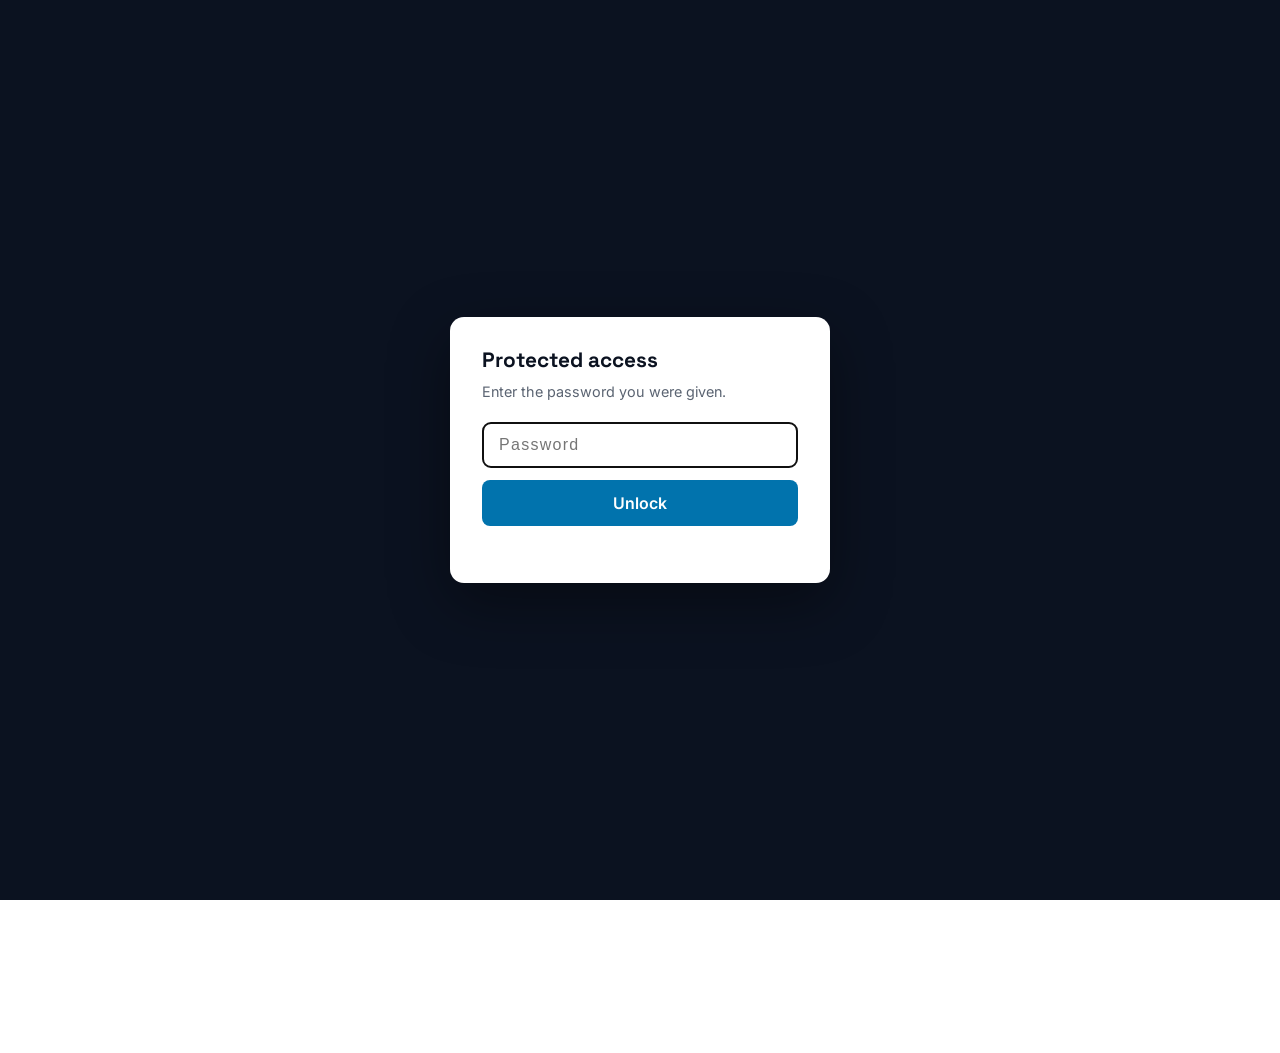
<file: learn/resources.html>
<!DOCTYPE html>
<html lang="en">
<head>
  <meta charset="UTF-8" />
  <meta name="viewport" content="width=device-width, initial-scale=1.0" />
  <title data-li18n="pagetitle">Ressources · Hydrodomus Learn</title>
  <link rel="icon" href="../assets/images/hydrodomus-mark.svg" type="image/svg+xml">
  <link rel="icon" href="../assets/images/favicon-32.png" sizes="32x32" type="image/png">
  <link rel="apple-touch-icon" href="../assets/images/apple-touch-icon.png">
  <link rel="preconnect" href="https://fonts.googleapis.com">
  <link rel="preconnect" href="https://fonts.gstatic.com" crossorigin>
  <link rel="stylesheet" href="https://fonts.googleapis.com/css2?family=Space+Grotesk:wght@300;400;500;600;700&family=Inter:ital,wght@0,300;0,400;0,500;0,600;1,400&display=swap">
  <link rel="stylesheet" href="../assets/css/style.css" />
  <style>
    .article-container { max-width: 800px; margin: 4rem auto; padding: 0 2rem; }
    .resource-grid { display: grid; grid-template-columns: 1fr; gap: 1.5rem; margin-top: 3rem; }
    .resource-card {
      display: flex;
      align-items: center;
      gap: 1.5rem;
      padding: 1.5rem;
      background: var(--bg);
      border-radius: var(--radius);
      transition: all 0.2s;
      border: 1px solid var(--border);
    }
    .resource-card:hover { border-color: var(--blue); background: white; box-shadow: var(--shadow); }
    .resource-icon { width: 40px; height: 40px; flex-shrink: 0; }
    .resource-info h3 { font-size: 1.1rem; margin-bottom: 0.25rem; }
    .resource-info p { font-size: 0.9rem; color: var(--text-3); }
    .info-note {
      background: var(--blue-light);
      padding: 1.5rem;
      border-radius: var(--radius-sm);
      border-left: 4px solid var(--blue);
      margin: 2rem 0;
      font-style: italic;
    }
    .back-link { display: inline-flex; align-items: center; gap: 0.5rem; margin-bottom: 2rem; font-weight: 600; color: var(--blue); }
  </style>
<script src="../assets/js/gate.js" data-scope="learn" data-hash="372c37b2df583601b66c5a75e13adf4518c416c86302c4317116685b6ade4d4d"></script>
</head>
<body>

<nav class="nav nav-minimal" id="main-nav">
  <a href="../" class="nav-logo">
    <img src="../assets/images/hydrodomus-mark.svg" alt="Hydrodomus">
    <span class="nav-logo-name">Hydrodomus</span>
  </a>
  <div class="nav-right">
    <button class="lang-btn" data-lang="fr">FR</button>
    <button class="lang-btn" data-lang="en">EN</button>
  </div>
</nav>

<div class="article-container">
  <a href="./" class="back-link">
    <svg width="18" height="18" viewBox="0 0 24 24" fill="none" stroke="currentColor" stroke-width="2"><path d="M19 12H5M12 19l-7-7 7-7"/></svg>
    <span data-li18n="back">Retour au hub Learn</span>
  </a>

  <header class="article-header">
    <span class="section-tag" data-li18n="tag">Ressources</span>
    <h1 data-li18n="h1">Approfondir vos connaissances</h1>
    <p class="section-sub" data-li18n="sub">Une sélection de vidéos et de sources pour rester à la pointe de l'industrie hydrogène.</p>
  </header>

  <div class="resource-grid">
    <a href="https://www.youtube.com/watch?v=9OLxBvLvCoM" target="_blank" class="resource-card">
      <div class="resource-icon">
        <svg viewBox="0 0 24 24" fill="#FF0000"><path d="M23.498 6.186a3.016 3.016 0 0 0-2.122-2.136C19.505 3.545 12 3.545 12 3.545s-7.505 0-9.377.505A3.017 3.017 0 0 0 .502 6.186C0 8.07 0 12 0 12s0 3.93.502 5.814a3.016 3.016 0 0 0 2.122 2.136c1.871.505 9.376.505 9.376.505s7.505 0 9.377-.505a3.015 3.015 0 0 0 2.122-2.136C24 15.93 24 12 24 12s0-3.93-.502-5.814zM9.545 15.568V8.432L15.818 12l-6.273 3.568z"/></svg>
      </div>
      <div class="resource-info">
        <h3 data-li18n="r1.t">Veille de base : l'hydrogène</h3>
        <p data-li18n="r1.d">Une introduction claire au rôle de l'hydrogène dans la transition énergétique.</p>
      </div>
    </a>

    <a href="https://www.youtube.com/watch?v=AGTjKJHu99c" target="_blank" class="resource-card">
      <div class="resource-icon">
        <svg viewBox="0 0 24 24" fill="#FF0000"><path d="M23.498 6.186a3.016 3.016 0 0 0-2.122-2.136C19.505 3.545 12 3.545 12 3.545s-7.505 0-9.377.505A3.017 3.017 0 0 0 .502 6.186C0 8.07 0 12 0 12s0 3.93.502 5.814a3.016 3.016 0 0 0 2.122 2.136c1.871.505 9.376.505 9.376.505s7.505 0 9.377-.505a3.015 3.015 0 0 0 2.122-2.136C24 15.93 24 12 24 12s0-3.93-.502-5.814zM9.545 15.568V8.432L15.818 12l-6.273 3.568z"/></svg>
      </div>
      <div class="resource-info">
        <h3 data-li18n="r2.t">L'économie de l'hydrogène</h3>
        <p data-li18n="r2.d">Analyse approfondie des enjeux industriels et économiques.</p>
      </div>
    </a>


    <a href="https://fuelcellsworks.com/" target="_blank" class="resource-card">
      <div class="resource-icon">
        <svg viewBox="0 0 24 24" fill="none" stroke="currentColor" stroke-width="2"><path d="M19 20l-7-7-7 7V5a2 2 0 012-2h10a2 2 0 012 2v15z"/></svg>
      </div>
      <div class="resource-info">
        <h3>FuelCellsWorks</h3>
        <p data-li18n="r4.d">Le média de référence pour les actualités quotidiennes du secteur hydrogène.</p>
      </div>
    </a>
  </div>

  <div class="info-note" style="margin-top: 3rem;">
    <span data-li18n-html="note">Note : la plupart de ces ressources sont en anglais. Si vous avez besoin de traductions ou de résumés spécifiques, n'hésitez pas à demander.</span>
  </div>
</div>

<footer style="background: var(--bg-alt); padding: 4rem 0;">
  <div class="container" style="text-align: center;">
    <p data-li18n="footer">© 2026 Hydrodomus</p>
      <p><a class="footer-legal" href="../legal">Mentions légales · Legal notice</a></p>
  </div>
</footer>

<script>
  window.LEARN_I18N = {
    fr: {
      pagetitle: 'Ressources · Hydrodomus Learn',
      back: 'Retour au hub Learn',
      tag: 'Ressources',
      h1: 'Approfondir vos connaissances',
      sub: "Une sélection de vidéos et de sources pour rester à la pointe de l'industrie hydrogène.",
      'r1.t': "Veille de base : l'hydrogène",
      'r1.d': "Une introduction claire au rôle de l'hydrogène dans la transition énergétique.",
      'r2.t': "L'économie de l'hydrogène",
      'r2.d': 'Analyse approfondie des enjeux industriels et économiques.',
      'r4.d': "Le média de référence pour les actualités quotidiennes du secteur hydrogène.",
      note: "<strong>Note :</strong> la plupart de ces ressources sont en anglais. Si vous avez besoin de traductions ou de résumés spécifiques, n'hésitez pas à demander.",
      footer: '© 2026 Hydrodomus',
    },
    en: {
      pagetitle: 'Resources · Hydrodomus Learn',
      back: 'Back to Learn hub',
      tag: 'Resources',
      h1: 'Go Further',
      sub: 'A selection of videos and sources to stay at the cutting edge of the hydrogen industry.',
      'r1.t': 'Hydrogen 101',
      'r1.d': "A clear introduction to hydrogen's role in the energy transition.",
      'r2.t': 'The Hydrogen Economy',
      'r2.d': 'An in-depth look at the industrial and economic stakes.',
      'r4.d': 'The go-to outlet for daily news from the hydrogen sector.',
      note: "<strong>Note:</strong> Most of these resources are in English. If you need translations or specific summaries, feel free to ask.",
      footer: '© 2026 Hydrodomus',
    },
  };
</script>
<script src="../assets/js/main.js"></script>
<script src="../assets/js/learn-i18n.js"></script>
</body>
</html>
</file>
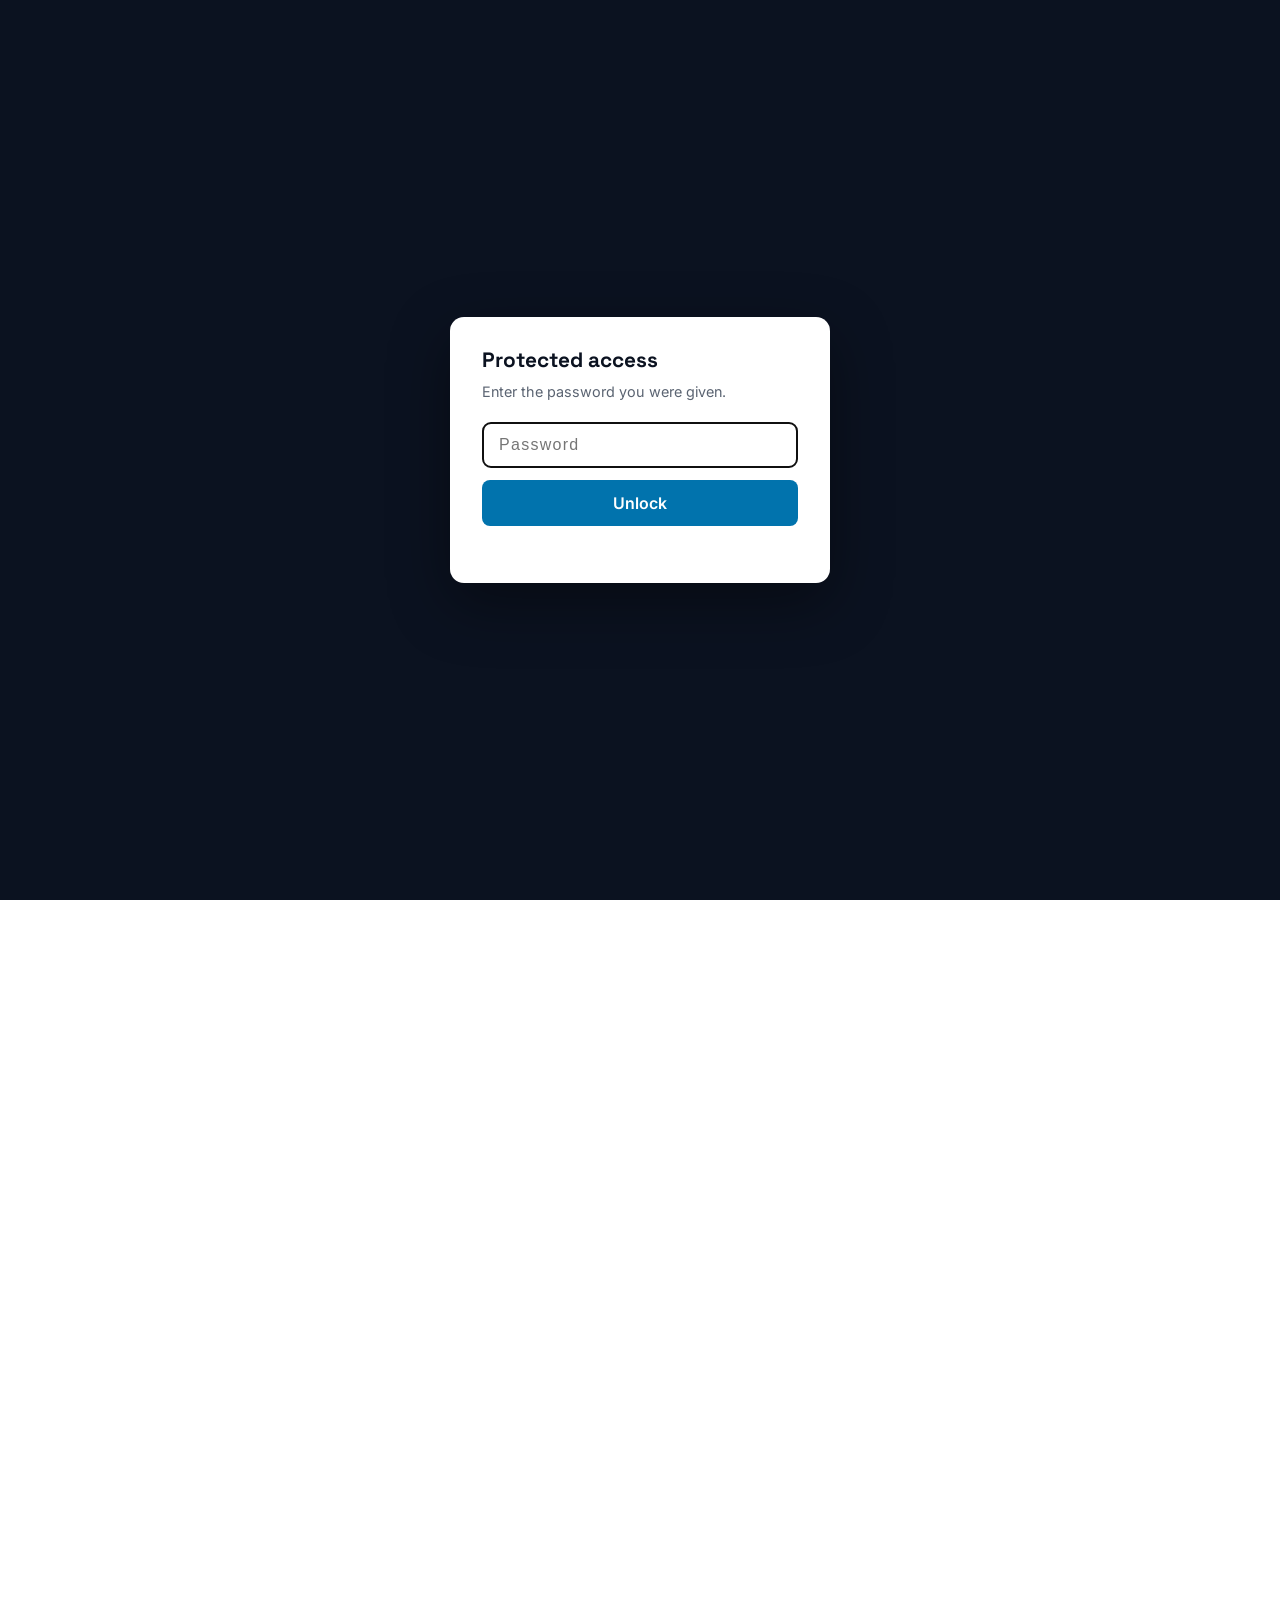
<file: learn/science.html>
<!DOCTYPE html>
<html lang="en">
<head>
  <meta charset="UTF-8" />
  <meta name="viewport" content="width=device-width, initial-scale=1.0" />
  <title data-li18n="pagetitle">Science de l'hydrogène · Hydrodomus Learn</title>
  <link rel="icon" href="../assets/images/hydrodomus-mark.svg" type="image/svg+xml">
  <link rel="icon" href="../assets/images/favicon-32.png" sizes="32x32" type="image/png">
  <link rel="apple-touch-icon" href="../assets/images/apple-touch-icon.png">
  <link rel="preconnect" href="https://fonts.googleapis.com">
  <link rel="preconnect" href="https://fonts.gstatic.com" crossorigin>
  <link rel="stylesheet" href="https://fonts.googleapis.com/css2?family=Space+Grotesk:wght@300;400;500;600;700&family=Inter:ital,wght@0,300;0,400;0,500;0,600;1,400&display=swap">
  <link rel="stylesheet" href="../assets/css/style.css" />
  <style>
    .article-container {
      max-width: 800px;
      margin: 4rem auto;
      padding: 0 2rem;
    }
    .article-header {
      margin-bottom: 3rem;
      border-bottom: 1px solid var(--border);
      padding-bottom: 2rem;
    }
    .article-header h1 {
      font-size: clamp(2rem, 4vw, 3rem);
      margin-bottom: 1rem;
    }
    .article-body h2 {
      margin: 3rem 0 1.5rem;
      font-size: 1.75rem;
      border-left: 4px solid var(--blue);
      padding-left: 1rem;
    }
    .article-body h3 {
      margin: 2rem 0 1rem;
      font-size: 1.25rem;
      color: var(--navy-2);
    }
    .article-body p {
      margin-bottom: 1.5rem;
      font-size: 1.1rem;
      color: var(--text-2);
      line-height: 1.8;
    }
    .article-body ul {
      margin-bottom: 1.5rem;
      padding-left: 1.5rem;
    }
    .article-body li {
      margin-bottom: 0.5rem;
      color: var(--text-2);
    }
    .formula-box {
      background: var(--bg-alt);
      padding: 1.5rem;
      border-radius: var(--radius-sm);
      font-family: 'Space Grotesk', monospace;
      font-weight: 500;
      margin: 2rem 0;
      text-align: center;
      border: 1px solid var(--border);
      overflow-x: auto;
    }
    .info-note {
      background: var(--blue-light);
      padding: 1.5rem;
      border-radius: var(--radius-sm);
      border-left: 4px solid var(--blue);
      margin: 2rem 0;
      font-style: italic;
    }
    .back-link {
      display: inline-flex;
      align-items: center;
      gap: 0.5rem;
      margin-bottom: 2rem;
      font-weight: 600;
      color: var(--blue);
    }
  </style>
<script src="../assets/js/gate.js" data-scope="learn" data-hash="372c37b2df583601b66c5a75e13adf4518c416c86302c4317116685b6ade4d4d"></script>
</head>
<body>

<nav class="nav nav-minimal" id="main-nav">
  <a href="../" class="nav-logo">
    <img src="../assets/images/hydrodomus-mark.svg" alt="Hydrodomus">
    <span class="nav-logo-name">Hydrodomus</span>
  </a>
  <div class="nav-right">
    <button class="lang-btn" data-lang="fr">FR</button>
    <button class="lang-btn" data-lang="en">EN</button>
  </div>
</nav>

<div class="article-container">
  <a href="./" class="back-link">
    <svg width="18" height="18" viewBox="0 0 24 24" fill="none" stroke="currentColor" stroke-width="2"><path d="M19 12H5M12 19l-7-7 7-7"/></svg>
    <span data-li18n="back">Retour au hub Learn</span>
  </a>

  <header class="article-header">
    <span class="section-tag" data-li18n="tag">Science & Ingénierie</span>
    <h1 data-li18n="h1">Électrochimie de l'électrolyse de l'eau</h1>
    <p class="section-sub" data-li18n="sub">Comprendre les principes fondamentaux qui permettent de transformer l'eau et l'électricité en hydrogène haute pureté.</p>
  </header>

  <div class="article-body">
    <p data-li18n="p1">L'électrolyse de l'eau est fondamentalement un processus électrochimique : elle utilise le travail électrique pour conduire une réaction thermodynamiquement défavorable. La compréhension de la thermodynamique, de la cinétique et du transport détermine l'efficacité du système et les choix de conception.</p>

    <h2 data-li18n="h2.1">Thermodynamique : le besoin en énergie</h2>

    <h3 data-li18n="h3.1">Énergie libre de Gibbs</h3>
    <p data-li18n="p2">Le travail électrique minimal pour diviser l'eau est défini par le changement d'énergie libre de Gibbs :</p>
    <div class="formula-box">
      2H₂O(l) → 2H₂(g) + O₂(g) &nbsp;&nbsp; ΔG° = +237.1 kJ/mol H₂
    </div>
    <p data-li18n="p3">C'est la partie de l'enthalpie totale de la réaction qui doit être fournie sous forme de travail (électricité).</p>

    <h3 data-li18n="h3.2">Tension de cellule réversible</h3>
    <p data-li18n="p4">La tension minimale absolue à laquelle l'eau peut être divisée dans des conditions standard (25 °C, 1 atm) est :</p>
    <div class="formula-box">
      E_rev = ΔG° / (nF) = 1.229 V
    </div>
    <p data-li18n="p5">En dessous de cette tension, l'électrolyse ne peut pas se produire, quel que soit le catalyseur utilisé.</p>

    <h3 data-li18n="h3.3">Tension thermoneutre</h3>
    <div class="formula-box">
      E_tn = ΔH° / (nF) = 1.481 V
    </div>
    <p data-li18n="p6">À exactement 1,481 V, l'apport électrique correspond parfaitement à l'enthalpie : le système est thermiquement neutre. En pratique, la tension de fonctionnement réelle d'une cellule PEM est d'environ 1,8 V à 2,1 V, ce qui signifie que l'excès de travail apparaît sous forme de chaleur.</p>

    <h2 data-li18n="h2.2">Les deux demi-réactions</h2>

    <h3 data-li18n="h3.4">Réaction d'évolution de l'oxygène (OER) · Anode</h3>
    <div class="formula-box">
      2H₂O → O₂ + 4H⁺ + 4e⁻ &nbsp;&nbsp; E° = +1.23 V
    </div>
    <p data-li18n="p7">C'est la réaction « goulot d'étranglement ». Elle nécessite de casser 4 liaisons O-H par molécule d'O₂ et de transférer 4 électrons. L'iridium (IrO₂) est le meilleur catalyseur connu pour cela dans les conditions acides du PEM, car il stabilise les intermédiaires de réaction de manière optimale.</p>

    <h3 data-li18n="h3.5">Réaction d'évolution de l'hydrogène (HER) · Cathode</h3>
    <div class="formula-box">
      4H⁺ + 4e⁻ → 2H₂ &nbsp;&nbsp; E° = 0.00 V
    </div>
    <p data-li18n="p8">Cette réaction a une cinétique beaucoup plus rapide que l'OER. Le platine est le catalyseur de choix ici, offrant l'énergie de liaison intermédiaire optimale pour les protons.</p>

    <div class="info-note">
      <span data-li18n-html="note1">Le saviez-vous ? Le platine est utilisé à la cathode car il se situe au sommet du « volcano plot » de l'activité HER. C'est le matériau qui ne lie l'hydrogène ni trop fortement ni trop faiblement.</span>
    </div>

    <h2 data-li18n="h2.3">Efficacité et surtensions</h2>
    <p data-li18n="p9">La tension réelle de fonctionnement est toujours supérieure à la tension réversible en raison de plusieurs pertes :</p>
    <ul>
      <li data-li18n-html="li1">Surtensions d'activation : énergie nécessaire pour initier les réactions aux électrodes.</li>
      <li data-li18n-html="li2">Pertes ohmiques : résistance de la membrane PEM et des contacts électriques.</li>
      <li data-li18n-html="li3">Pertes de transport de masse : difficulté pour l'eau d'atteindre les sites actifs ou pour les bulles de gaz de s'échapper.</li>
    </ul>

    <h2 data-li18n="h2.4">Effet de la pression</h2>
    <p data-li18n="p10">Produire de l'hydrogène à haute pression (comme les 30 bar en sortie de stack Hydrodomus) nécessite une tension légèrement plus élevée (loi de Nernst), mais cela permet d'économiser un travail de compression mécanique considérable par la suite.</p>

    <div class="formula-box">
      ΔE ≈ (RT / nF) * ln(P_H₂)
    </div>
    <p data-li18n="p11">Pour Hydrodomus, cette pénalité est d'environ 50 mV, un compromis très favorable pour simplifier l'architecture globale du système.</p>
  </div>
</div>

<footer style="background: var(--bg-alt); padding: 4rem 0;">
  <div class="container" style="text-align: center;">
    <p data-li18n="footer">© 2026 Hydrodomus</p>
      <p><a class="footer-legal" href="../legal">Mentions légales · Legal notice</a></p>
  </div>
</footer>

<script>
  window.LEARN_I18N = {
    fr: {
      pagetitle: "Science de l'hydrogène · Hydrodomus Learn",
      back: 'Retour au hub Learn',
      tag: 'Science & Ingénierie',
      h1: "Électrochimie de l'électrolyse de l'eau",
      sub: "Comprendre les principes fondamentaux qui permettent de transformer l'eau et l'électricité en hydrogène haute pureté.",
      p1: "L'électrolyse de l'eau est fondamentalement un processus électrochimique : elle utilise le travail électrique pour conduire une réaction thermodynamiquement défavorable. La compréhension de la thermodynamique, de la cinétique et du transport détermine l'efficacité du système et les choix de conception.",
      'h2.1': "Thermodynamique : le besoin en énergie",
      'h3.1': 'Énergie libre de Gibbs',
      p2: "Le travail électrique minimal pour diviser l'eau est défini par le changement d'énergie libre de Gibbs :",
      p3: "C'est la partie de l'enthalpie totale de la réaction qui doit être fournie sous forme de travail (électricité).",
      'h3.2': 'Tension de cellule réversible',
      p4: "La tension minimale absolue à laquelle l'eau peut être divisée dans des conditions standard (25 °C, 1 atm) est :",
      p5: "En dessous de cette tension, l'électrolyse ne peut pas se produire, quel que soit le catalyseur utilisé.",
      'h3.3': 'Tension thermoneutre',
      p6: "À exactement 1,481 V, l'apport électrique correspond parfaitement à l'enthalpie : le système est thermiquement neutre. En pratique, la tension de fonctionnement réelle d'une cellule PEM est d'environ 1,8 V à 2,1 V, ce qui signifie que l'excès de travail apparaît sous forme de chaleur.",
      'h2.2': 'Les deux demi-réactions',
      'h3.4': "Réaction d'évolution de l'oxygène (OER) · Anode",
      p7: 'C\'est la réaction « goulot d\'étranglement ». Elle nécessite de casser 4 liaisons O-H par molécule d\'O₂ et de transférer 4 électrons. L\'iridium (IrO₂) est le meilleur catalyseur connu pour cela dans les conditions acides du PEM, car il stabilise les intermédiaires de réaction de manière optimale.',
      'h3.5': "Réaction d'évolution de l'hydrogène (HER) · Cathode",
      p8: "Cette réaction a une cinétique beaucoup plus rapide que l'OER. Le platine est le catalyseur de choix ici, offrant l'énergie de liaison intermédiaire optimale pour les protons.",
      note1: '<strong>Le saviez-vous ?</strong> Le platine est utilisé à la cathode car il se situe au sommet du « volcano plot » de l\'activité HER. C\'est le matériau qui ne lie l\'hydrogène ni trop fortement ni trop faiblement.',
      'h2.3': 'Efficacité et surtensions',
      p9: "La tension réelle de fonctionnement est toujours supérieure à la tension réversible en raison de plusieurs pertes :",
      li1: "<strong>Surtensions d'activation :</strong> énergie nécessaire pour initier les réactions aux électrodes.",
      li2: '<strong>Pertes ohmiques :</strong> résistance de la membrane PEM et des contacts électriques.',
      li3: "<strong>Pertes de transport de masse :</strong> difficulté pour l'eau d'atteindre les sites actifs ou pour les bulles de gaz de s'échapper.",
      'h2.4': 'Effet de la pression',
      p10: "Produire de l'hydrogène à haute pression (comme les 30 bar en sortie de stack Hydrodomus) nécessite une tension légèrement plus élevée (loi de Nernst), mais cela permet d'économiser un travail de compression mécanique considérable par la suite.",
      p11: 'Pour Hydrodomus, cette pénalité est d\'environ 50 mV, un compromis très favorable pour simplifier l\'architecture globale du système.',
      footer: '© 2026 Hydrodomus',
    },
    en: {
      pagetitle: 'Hydrogen Science · Hydrodomus Learn',
      back: 'Back to Learn hub',
      tag: 'Science & Engineering',
      h1: 'Electrochemistry of Water Electrolysis',
      sub: 'Understanding the fundamental principles that turn water and electricity into high-purity hydrogen.',
      p1: 'Water electrolysis is fundamentally an electrochemical process: it uses electrical work to drive a thermodynamically unfavorable reaction. Understanding thermodynamics, kinetics, and transport determines system efficiency and design choices.',
      'h2.1': 'Thermodynamics: The Energy Requirement',
      'h3.1': 'Gibbs Free Energy',
      p2: 'The minimum electrical work needed to split water is defined by the Gibbs free energy change:',
      p3: 'This is the portion of the total reaction enthalpy that must be supplied as work (electricity).',
      'h3.2': 'Reversible Cell Voltage',
      p4: 'The absolute minimum voltage at which water can be split under standard conditions (25 °C, 1 atm) is:',
      p5: 'Below this voltage, electrolysis cannot occur, regardless of the catalyst used.',
      'h3.3': 'Thermoneutral Voltage',
      p6: 'At exactly 1.481 V, the electrical input exactly matches the enthalpy: the system is thermally neutral. In practice, the real operating voltage of a PEM cell is around 1.8–2.1 V, meaning the excess work appears as heat.',
      'h2.2': 'The Two Half-Reactions',
      'h3.4': 'Oxygen Evolution Reaction (OER) · Anode',
      p7: 'This is the "bottleneck" reaction. It requires breaking 4 O-H bonds per O₂ molecule and transferring 4 electrons. Iridium (IrO₂) is the best known catalyst for this in the acidic PEM environment, since it stabilizes reaction intermediates optimally.',
      'h3.5': 'Hydrogen Evolution Reaction (HER) · Cathode',
      p8: 'This reaction has much faster kinetics than the OER. Platinum is the catalyst of choice here, offering the optimal intermediate binding energy for protons.',
      note1: '<strong>Did you know?</strong> Platinum is used at the cathode because it sits at the top of the HER activity "volcano plot": the material that binds hydrogen neither too strongly nor too weakly.',
      'h2.3': 'Efficiency and Overpotentials',
      p9: 'The real operating voltage is always higher than the reversible voltage due to several losses:',
      li1: '<strong>Activation overpotentials:</strong> Energy needed to initiate the reactions at the electrodes.',
      li2: '<strong>Ohmic losses:</strong> Resistance of the PEM membrane and electrical contacts.',
      li3: '<strong>Mass transport losses:</strong> Difficulty for water to reach active sites, or for gas bubbles to escape.',
      'h2.4': 'The Effect of Pressure',
      p10: 'Producing hydrogen at high pressure (such as the 30 bar at the Hydrodomus stack outlet) requires a slightly higher voltage (Nernst equation), but saves considerable mechanical compression work downstream.',
      p11: 'For Hydrodomus, this penalty is about 50 mV: a very favorable trade-off that simplifies the overall system architecture.',
      footer: '© 2026 Hydrodomus',
    },
  };
</script>
<script src="../assets/js/main.js"></script>
<script src="../assets/js/learn-i18n.js"></script>
</body>
</html>
</file>
<file: assets/css/style.css>
/* =============================================
   HYDRODOMUS — Light / Sharp Design System
   ============================================= */

/* --- Custom Properties --- */
:root {
  --white:    #FFFFFF;
  --bg:       #F5F6F8;
  --bg-alt:   #EEF0F3;
  --border:   #DFE2E7;
  --border-2: #C7CCD3;

  --navy:     #0B1220;
  --navy-2:   #16233A;
  --navy-3:   #24344F;

  --brand:      #0188CC;  /* logo azure: decorative, large text, on dark backgrounds */
  --brand-grey: #4A4D4E;  /* logo grey */
  --blue:       #0173AD;  /* logo azure darkened for readable text and buttons on light backgrounds (5.2:1) */
  --blue-mid:   #015E8E;
  --blue-light: #E6F3FA;
  --blue-dim:   rgba(1, 136, 204, 0.10);

  --green:       #059669;
  --green-light: #ECFDF5;

  --red:       #DC2626;
  --red-light: #FEF2F2;

  --text:   #0B1220;
  --text-2: #33394A;
  --text-3: #63697A;
  --text-4: #9198A6;

  --shadow-xs: 0 1px 0 rgba(11,18,32,0.06);
  --shadow-sm: 0 1px 2px rgba(11,18,32,0.10);
  --shadow:    0 2px 10px rgba(11,18,32,0.10);
  --shadow-lg: 0 10px 28px rgba(11,18,32,0.14);

  --font-display: 'Space Grotesk', sans-serif;
  --font-body:    'Inter', sans-serif;

  --section-py: clamp(2.5rem, 3.5vw, 4rem);
  --radius:    6px;
  --radius-sm: 3px;
  --radius-lg: 16px;
}

/* Subtle grain for large flat surfaces (navy sections, hero scrim) —
   inline SVG turbulence, no extra asset request. */
.bg-grain {
  position: relative;
}
.bg-grain::after,
.section-navy::after,
.pitch-card::after {
  content: '';
  position: absolute; inset: 0;
  pointer-events: none;
  opacity: 0.05;
  background-image: url("data:image/svg+xml,%3Csvg xmlns='http://www.w3.org/2000/svg' width='120' height='120'%3E%3Cfilter id='n'%3E%3CfeTurbulence type='fractalNoise' baseFrequency='0.85' numOctaves='2' stitchTiles='stitch'/%3E%3C/filter%3E%3Crect width='100%25' height='100%25' filter='url(%23n)'/%3E%3C/svg%3E");
}

/* --- Reset --- */
*, *::before, *::after { box-sizing: border-box; margin: 0; padding: 0; }
html { scroll-behavior: smooth; font-size: 16px; }
body {
  font-family: var(--font-body);
  background: var(--white);
  color: var(--text);
  line-height: 1.6;
  overflow-x: hidden;
  -webkit-font-smoothing: antialiased;
}
img { max-width: 100%; display: block; }
a { text-decoration: none; color: inherit; }
button { font-family: inherit; cursor: pointer; }

/* --- Typography --- */
h1, h2, h3, h4, h5 {
  font-family: var(--font-display);
  color: var(--navy);
  line-height: 1.15;
}
.display-title {
  font-size: clamp(2.8rem, 5.5vw, 5.5rem);
  font-weight: 700;
  letter-spacing: -0.03em;
  line-height: 1.05;
}
.section-title {
  font-size: clamp(1.75rem, 3.2vw, 2.75rem);
  font-weight: 700;
  letter-spacing: -0.025em;
}
.section-tag {
  display: inline-flex;
  align-items: center;
  gap: 0.4rem;
  font-size: 0.72rem;
  font-weight: 700;
  letter-spacing: 0.12em;
  text-transform: uppercase;
  color: var(--blue);
  margin-bottom: 0.875rem;
}
.section-tag::before {
  content: '';
  display: inline-block;
  width: 16px; height: 2px;
  background: var(--blue);
  border-radius: 1px;
}
.section-sub {
  font-size: 1.05rem;
  color: var(--text-3);
  max-width: 560px;
  line-height: 1.75;
  margin-top: 1rem;
}
.blue-text { color: var(--blue); }

/* --- Container --- */
.container {
  max-width: 1160px;
  margin: 0 auto;
  padding: 0 2rem;
}

/* =========================================
   NAVIGATION
   ========================================= */
.nav {
  position: fixed;
  top: 0; left: 0; right: 0;
  z-index: 200;
  height: 64px;
  display: flex;
  align-items: center;
  justify-content: space-between;
  padding: 0 2.5rem;
  background: rgba(255,255,255,0.94);
  backdrop-filter: blur(10px);
  -webkit-backdrop-filter: blur(10px);
  border-bottom: 1px solid var(--border);
  transition: background 0.2s, box-shadow 0.2s;
}
.nav.scrolled {
  background: rgba(255,255,255,0.99);
  box-shadow: var(--shadow-sm);
}
.nav-logo {
  display: flex;
  align-items: center;
  gap: 0.6rem;
}
.nav-logo img { height: 30px; }
.nav-logo-name {
  font-family: var(--font-display);
  font-size: 1.1rem;
  font-weight: 700;
  color: var(--navy);
  letter-spacing: -0.01em;
}
.nav-links {
  display: flex;
  align-items: center;
  gap: 0.25rem;
  list-style: none;
}
.nav-links a {
  display: inline-block;
  font-size: 0.875rem;
  font-weight: 600;
  color: var(--text-3);
  padding: 0.4rem 0.75rem;
  border-radius: var(--radius-sm);
  transition: color 0.15s, background 0.15s;
}
.nav-links a:hover { color: var(--navy); background: var(--bg); }
.nav-links a.active { color: var(--blue); background: var(--blue-dim); }
.nav-right {
  display: flex;
  align-items: center;
  gap: 0.5rem;
}
.lang-btn {
  background: none;
  border: 1px solid var(--border);
  color: var(--text-3);
  padding: 0.3rem 0.65rem;
  border-radius: var(--radius-sm);
  font-size: 0.75rem;
  font-weight: 700;
  letter-spacing: 0.05em;
  transition: all 0.15s;
}
.lang-btn:hover { border-color: var(--blue); color: var(--blue); }
.lang-btn.active { border-color: var(--blue); color: var(--blue); background: var(--blue-dim); }
.hamburger {
  display: none;
  flex-direction: column;
  gap: 4.5px;
  background: none;
  border: none;
  padding: 6px;
}
.hamburger span {
  display: block; width: 22px; height: 2px;
  background: var(--navy); border-radius: 1px; transition: all 0.3s;
}
.mobile-menu {
  display: none; position: fixed; inset: 0; z-index: 199;
  background: var(--white); flex-direction: column;
  align-items: center; justify-content: center; gap: 0.5rem;
  padding: 2rem;
}
.mobile-menu.open { display: flex; }
.mobile-menu a {
  font-family: var(--font-display);
  font-size: 1.8rem; font-weight: 700;
  color: var(--navy); padding: 0.6rem 1.5rem;
  border-radius: var(--radius); width: 100%; text-align: center;
  transition: background 0.15s;
}
.mobile-menu a:hover { background: var(--bg); }
.mobile-close {
  position: absolute; top: 1.25rem; right: 1.75rem;
  background: none; border: none;
  color: var(--text-3); font-size: 1.5rem; line-height: 1;
}
.mobile-lang { display: flex; gap: 0.5rem; margin-top: 1.5rem; }

/* =========================================
   BUTTONS
   ========================================= */
.btn {
  display: inline-flex; align-items: center; gap: 0.5rem;
  padding: 0.75rem 1.75rem;
  border-radius: var(--radius-sm);
  font-family: var(--font-display);
  font-weight: 600; font-size: 0.9rem;
  letter-spacing: 0.01em;
  cursor: pointer; border: none;
  transition: all 0.15s ease; white-space: nowrap;
}
.btn-primary {
  background: var(--blue);
  color: #fff;
  box-shadow: var(--shadow-xs);
}
.btn-primary:hover {
  background: var(--blue-mid);
  transform: translateY(-1px);
  box-shadow: var(--shadow-sm);
}
.btn-primary:active { transform: translateY(0); }
.btn-outline {
  background: var(--white); color: var(--navy);
  border: 1.5px solid var(--border-2);
}
.btn-outline:hover {
  border-color: var(--navy); background: var(--bg);
  transform: translateY(-1px);
}
.btn-white {
  background: var(--white); color: var(--navy);
  box-shadow: var(--shadow-sm);
}
.btn-white:hover { transform: translateY(-1px); box-shadow: var(--shadow); }
.btn-sm { padding: 0.55rem 1.2rem; font-size: 0.82rem; }

/* =========================================
   CARD
   ========================================= */
.card {
  background: var(--white);
  border: 1px solid var(--border);
  border-radius: var(--radius);
  box-shadow: var(--shadow-xs);
  transition: box-shadow 0.2s, border-color 0.2s;
}
.card:hover {
  box-shadow: var(--shadow);
  border-color: var(--border-2);
}
.card-blue { border-top: 3px solid var(--blue); }

/* =========================================
   SECTIONS
   ========================================= */
section { padding: var(--section-py) 0; }
.section-white { background: var(--white); }
.section-gray  { background: var(--bg); }
.section-navy  {
  position: relative;
  overflow: hidden;
  background: var(--navy);
  color: #fff;
}
.section-navy h2, .section-navy h3 { color: #fff; }
.section-navy .section-tag { color: rgba(255,255,255,0.55); }
.section-navy .section-tag::before { background: rgba(255,255,255,0.45); }
.section-navy .section-sub { color: rgba(255,255,255,0.6); }

.section-head { margin-bottom: 2rem; text-align: center; }
.section-head .section-sub { margin-left: auto; margin-right: auto; }
hr.section-divider {
  border: none;
  border-top: 1px solid var(--border);
  margin: 0;
}

/* =========================================
   PLACEHOLDER PAGE (home)
   ========================================= */
.placeholder-hero {
  min-height: calc(100vh - 64px);
  display: flex;
  align-items: center;
  justify-content: center;
  text-align: center;
  padding: 8rem 0 5rem;
  background: var(--white);
  position: relative;
  overflow: hidden;
}
.placeholder-hero::before {
  content: '';
  position: absolute; inset: 0;
  background-image: radial-gradient(circle at 1px 1px, rgba(11,18,32,0.06) 1px, transparent 0);
  background-size: 26px 26px;
  pointer-events: none;
}
.placeholder-inner { position: relative; z-index: 1; }
.placeholder-eyebrow {
  display: inline-flex; align-items: center; gap: 0.5rem;
  background: var(--blue-light);
  border: 1px solid rgba(1,136,204,0.18);
  padding: 0.35rem 0.875rem;
  border-radius: var(--radius-sm);
  font-size: 0.76rem; font-weight: 700;
  color: var(--blue); letter-spacing: 0.08em; text-transform: uppercase;
  margin-bottom: 1.5rem;
}
.placeholder-title {
  font-size: clamp(2.4rem, 5vw, 4rem);
  font-weight: 700; letter-spacing: -0.03em;
  color: var(--navy); margin-bottom: 1rem;
}
.placeholder-sub {
  font-size: 1.05rem; color: var(--text-3);
  max-width: 480px; margin: 0 auto;
  line-height: 1.7;
}
/* =========================================
   HOME — locked single-screen page (no scroll)
   ========================================= */
body.canvas-page {
  height: 100vh;
  overflow: hidden;
  background: linear-gradient(180deg, #E3E3E4 0%, #ECECED 55%, #F7F7F7 100%);
}
/* Nav blends into the page instead of sitting as a separate bar —
   it sits above the full-screen particle field, background transparent
   so particles drift behind it too. */
body.canvas-page .nav {
  position: relative;
  z-index: 2;
  background: transparent;
  border-bottom: none;
  backdrop-filter: none;
  -webkit-backdrop-filter: none;
  box-shadow: none;
}
body.canvas-page .nav.scrolled { background: transparent; box-shadow: none; }

.chem-stage {
  position: fixed;
  inset: 0;
  z-index: 1;
  overflow: hidden;
}
/* faint technical dot-grid behind the particle field, same pattern used
   on the placeholder page headers — the canvas itself is transparent
   (clearRect only), so this shows through everywhere the particles don't. */
.chem-stage-home::before {
  content: '';
  position: absolute; inset: 0;
  background-image: radial-gradient(circle at 1px 1px, rgba(11,18,32,0.08) 1px, transparent 0);
  background-size: 28px 28px;
  pointer-events: none;
}
#chem-canvas {
  position: absolute;
  inset: 0;
  width: 100%;
  height: 100%;
  display: block;
  touch-action: none;
}
.chem-hero-text {
  position: absolute;
  left: 0; right: 0; top: 50%;
  transform: translateY(-50%);
  z-index: 2;
  text-align: center;
  pointer-events: none;
  padding: 0 2rem;
}
/* Keeps the headline legible no matter what the particle animation is
   doing behind it (the compression stage gathers a dense cluster right
   at screen center) — a soft plate the text always reads against,
   without ever fully hiding the animation. */
.chem-hero-scrim {
  position: absolute;
  inset: -0.5rem -1.5rem;
  z-index: -1;
  background: radial-gradient(ellipse at center, rgba(245,246,248,0.4) 0%, rgba(245,246,248,0.18) 55%, transparent 80%);
}
.chem-headline {
  font-family: var(--font-display);
  font-size: clamp(1.6rem, 4vw, 3rem);
  font-weight: 700; color: var(--navy);
  letter-spacing: -0.03em;
  line-height: 1.15;
}
.chem-subline {
  margin-top: 0.75rem;
  font-family: var(--font-body);
  font-size: clamp(0.95rem, 1.6vw, 1.15rem);
  font-weight: 500;
  color: var(--text-3);
}
.chem-caption-wrap {
  position: absolute;
  left: 0; right: 0; bottom: 2.75rem;
  z-index: 2;
  text-align: center;
  pointer-events: none;
}
.chem-caption-title {
  font-family: var(--font-display);
  font-size: clamp(1.3rem, 2.6vw, 1.9rem);
  font-weight: 700; color: var(--navy);
  letter-spacing: -0.02em;
  transition: opacity 0.2s ease;
}
.chem-progress-track {
  position: absolute;
  left: 0; right: 0; bottom: 0;
  height: 3px;
  background: rgba(11,18,32,0.08);
  z-index: 2;
}
.chem-progress-bar {
  height: 100%;
  width: 0%;
  background: var(--blue);
}

/* =========================================
   FOOTER
   ========================================= */
footer {
  background: var(--bg);
  border-top: 1px solid var(--border);
  padding: 3rem 0 2rem;
}
.footer-grid {
  display: grid; grid-template-columns: 2fr 1fr 1fr;
  gap: 3.5rem; margin-bottom: 2.5rem;
}
.footer-brand-logo {
  display: flex; align-items: center; gap: 0.6rem; margin-bottom: 0.875rem;
}
.footer-brand-logo img { height: 28px; }
.footer-brand-logo span { font-family: var(--font-display); font-size: 1.05rem; font-weight: 700; color: var(--navy); }
.footer-brand p { font-size: 0.875rem; color: var(--text-3); line-height: 1.7; max-width: 280px; }
.footer-col h4 {
  font-family: var(--font-display);
  font-size: 0.76rem; font-weight: 700; letter-spacing: 0.1em;
  text-transform: uppercase; color: var(--text-3); margin-bottom: 1.125rem;
}
.footer-col ul { list-style: none; display: flex; flex-direction: column; gap: 0.55rem; }
.footer-col a { font-size: 0.875rem; color: var(--text-3); transition: color 0.15s; }
.footer-col a:hover { color: var(--navy); }
.footer-bottom {
  border-top: 1px solid var(--border); padding-top: 1.5rem;
  display: flex; justify-content: space-between; align-items: center;
}
.footer-bottom p { font-size: 0.8rem; color: var(--text-4); }
.footer-badge { display: flex; align-items: center; gap: 0.6rem; }
.footer-badge span { font-size: 0.72rem; color: var(--text-4); }
.footer-badge img { height: 30px; width: auto; display: block; }
.footer-badges { display: flex; align-items: center; gap: 1.5rem; flex-wrap: wrap; justify-content: center; }
.footer-badge-onshape img { height: 48px; }

/* =========================================
   PAGE HEADER
   ========================================= */
.page-header {
  padding: calc(var(--section-py) + 3.5rem) 0 var(--section-py);
  background: var(--bg);
  border-bottom: 1px solid var(--border);
  text-align: center;
}
.page-header-title {
  font-size: clamp(2.5rem, 5vw, 4.5rem);
  font-weight: 700; letter-spacing: -0.035em;
  color: var(--navy); margin-bottom: 1.25rem;
}
.page-header-sub { font-size: 1.05rem; color: var(--text-3); max-width: 540px; margin: 0 auto; line-height: 1.75; }

/* =========================================
   CONTACT PAGE
   ========================================= */
.contact-grid {
  display: grid; grid-template-columns: 1.3fr 1fr;
  gap: 5rem; align-items: flex-start;
}
.form-group { margin-bottom: 1.375rem; }
.form-label { display: block; font-size: 0.85rem; font-weight: 600; color: var(--navy-2); margin-bottom: 0.45rem; }
.form-input, .form-textarea, .form-select {
  width: 100%;
  background: var(--white); border: 1.5px solid var(--border);
  border-radius: var(--radius); padding: 0.875rem 1.1rem;
  color: var(--text); font-family: var(--font-body);
  font-size: 0.925rem; transition: all 0.15s; outline: none;
}
.form-input:hover, .form-textarea:hover, .form-select:hover { border-color: var(--border-2); }
.form-input:focus, .form-textarea:focus, .form-select:focus {
  border-color: var(--blue);
  box-shadow: 0 0 0 3px rgba(1,136,204,0.12);
}
.form-textarea { min-height: 140px; resize: vertical; }
.form-select {
  appearance: none; -webkit-appearance: none;
  padding-right: 2.75rem;
  background-image: url("data:image/svg+xml,%3Csvg xmlns='http://www.w3.org/2000/svg' width='16' height='16' viewBox='0 0 24 24' fill='none' stroke='%2363697A' stroke-width='2' stroke-linecap='round' stroke-linejoin='round'%3E%3Cpolyline points='6,9 12,15 18,9'/%3E%3C/svg%3E");
  background-repeat: no-repeat;
  background-position: right 1rem center;
}
.form-select option { background: var(--white); }
.form-row { display: grid; grid-template-columns: 1fr 1fr; gap: 1rem; }
.contact-info-section h3 { font-family: var(--font-display); font-size: 1.05rem; font-weight: 600; color: var(--navy); margin-bottom: 1.25rem; }
.contact-info-item {
  display: flex; gap: 1rem; align-items: center;
  padding: 1rem 1.25rem;
  background: var(--white); border: 1px solid var(--border);
  border-radius: var(--radius); box-shadow: var(--shadow-xs);
  margin-bottom: 0.75rem;
  transition: box-shadow 0.2s, border-color 0.2s, transform 0.2s;
}
.contact-info-item:hover {
  box-shadow: var(--shadow); border-color: var(--border-2); transform: translateY(-1px);
}
.contact-info-icon {
  flex-shrink: 0; display: flex; align-items: center; justify-content: center;
  width: 38px; height: 38px; border-radius: 999px;
  background: var(--blue-dim); color: var(--blue);
}
.contact-info-label { font-size: 0.72rem; font-weight: 700; letter-spacing: 0.08em; text-transform: uppercase; color: var(--text-3); margin-bottom: 0.15rem; }
.contact-info-value { font-size: 0.9rem; color: var(--navy); font-weight: 500; }
.hiring-box {
  padding: 1.75rem; background: var(--blue-dim);
  border: 1px solid rgba(1,136,204,0.18);
  border-radius: var(--radius); margin-top: 1.75rem;
}
.hiring-box-tag { font-size: 0.72rem; font-weight: 700; letter-spacing: 0.1em; text-transform: uppercase; color: var(--blue); margin-bottom: 0.75rem; }
.hiring-box p { font-size: 0.875rem; color: var(--text-3); line-height: 1.7; }

/* =========================================
   SCROLL REVEAL
   ========================================= */
.reveal, .reveal-l, .reveal-r {
  opacity: 0; transition: opacity 0.5s ease, transform 0.5s ease;
}
.reveal   { transform: translateY(16px); }
.reveal-l { transform: translateX(-16px); }
.reveal-r { transform: translateX(16px); }
.revealed { opacity: 1 !important; transform: translate(0,0) !important; }
.d1 { transition-delay: 0.10s; }
.d2 { transition-delay: 0.18s; }
.d3 { transition-delay: 0.26s; }
.d4 { transition-delay: 0.34s; }
.d5 { transition-delay: 0.42s; }

/* =========================================
   RESPONSIVE
   ========================================= */
/* Learn article pages: minimal nav (logo + lang toggle only, no links to
   collapse), so keep the lang buttons visible instead of hiding them
   behind a hamburger that doesn't exist there. */
.nav-minimal .nav-right { display: flex; }

@media (max-width: 768px) {
  .nav-links, .nav-right { display: none; }
  .hamburger { display: flex; }
  .nav-minimal .nav-right { display: flex; }
  .contact-grid { grid-template-columns: 1fr; gap: 3rem; }
  .form-row { grid-template-columns: 1fr; }
  .footer-grid { grid-template-columns: 1fr; gap: 2rem; }
  .footer-bottom { flex-direction: column; gap: 0.5rem; text-align: center; }
}

/* contact form feedback */
.form-status { margin-top: 1rem; padding: 0.9rem 1.1rem; border-radius: var(--radius); font-size: 0.92rem; line-height: 1.5; display: none; }
.form-status.ok  { display: block; background: var(--green-light); color: #065F46; border: 1px solid #A7F3D0; }
.form-status.err { display: block; background: var(--red-light); color: #991B1B; border: 1px solid #FECACA; }
.hp-field { position: absolute; left: -9999px; width: 1px; height: 1px; overflow: hidden; }


/* =========================================
   PRODUCT PAGE v2 (body.pv2)
   ========================================= */
.pv2 { --accent: var(--blue); --accent-dark: var(--blue-mid); --accent-bright: #4DB3EA; --ink: #0B1220; --mist: #F4F5F7; }
.pv2-h2 {
  font-family: var(--font-display); font-weight: 600; letter-spacing: -0.03em; line-height: 1.1;
  font-size: clamp(1.8rem, 3.4vw, 2.8rem); color: var(--ink); max-width: 20ch;
}
.pv2-section { padding: clamp(4rem, 9vw, 7.5rem) 0; }
.pv2-kicker { display: block; margin-bottom: 1rem; font-size: 0.75rem; font-weight: 700; letter-spacing: 0.14em; text-transform: uppercase; color: var(--accent); }
.pv2-btn { background: var(--accent); color: #fff; border: none; padding: 0.95rem 1.6rem; border-radius: 6px; font-weight: 600; transition: background .2s, transform .2s; }
.pv2-btn:hover { background: var(--accent-dark); transform: translateY(-1px); }

/* hero */
.pv2-hero { position: relative; min-height: min(100svh, 880px); display: flex; align-items: center; overflow: hidden; background: var(--ink); color: #fff; }
.pv2-hero-media, .pv2-hero-media img { position: absolute; inset: 0; width: 100%; height: 100%; }
.pv2-hero-media img { object-fit: cover; object-position: 68% 55%; }
.pv2-hero-shade { position: absolute; inset: 0;
  background:
    linear-gradient(90deg, rgba(8,13,24,0.90) 0%, rgba(8,13,24,0.70) 34%, rgba(8,13,24,0.15) 62%, rgba(8,13,24,0) 75%),
    linear-gradient(0deg, rgba(11,18,32,1) 0%, rgba(11,18,32,0) 22%); }
.pv2-hero-inner { position: relative; z-index: 1; padding-top: 64px; }
.pv2-eyebrow { display: inline-flex; align-items: center; gap: 0.75rem; margin-bottom: 1.5rem; font-size: 0.78rem; font-weight: 700; letter-spacing: 0.16em; text-transform: uppercase; color: var(--accent-bright); }
.pv2-eyebrow::before { content: ''; width: 28px; height: 2px; background: var(--accent-bright); }
.pv2-title { font-family: var(--font-display); font-weight: 700; color: #fff; font-size: clamp(2.6rem, 5.4vw, 4.9rem); line-height: 1.02; letter-spacing: -0.04em; max-width: 13ch; margin-bottom: 1.5rem; }
.pv2-sub { font-size: clamp(1.02rem, 1.4vw, 1.2rem); line-height: 1.65; color: rgba(255,255,255,0.80); max-width: 42ch; margin-bottom: 2.25rem; }
.pv2-actions { display: flex; flex-wrap: wrap; align-items: center; gap: 1rem 1.75rem; }
.pv2-link { color: #fff; font-weight: 600; border-bottom: 1px solid rgba(255,255,255,0.45); padding-bottom: 2px; transition: border-color .2s; }
.pv2-link:hover { border-color: #fff; }
.pv2-caption { position: absolute; right: 1.5rem; bottom: 1.25rem; z-index: 1; margin: 0; font-size: 0.75rem; color: rgba(255,255,255,0.55); }

/* key numbers */
.pv2-stats { background: var(--ink); color: #fff; padding: 2.25rem 0 2.5rem; }
.pv2-stats-grid { margin: 0; display: grid; grid-template-columns: repeat(4, 1fr); }
.pv2-stats-grid > div { padding: 0.5rem 1.75rem; border-left: 1px solid rgba(255,255,255,0.14); }
.pv2-stats-grid > div:first-child { padding-left: 0; border-left: none; }
.pv2-stats-grid dt { font-family: var(--font-display); font-weight: 600; letter-spacing: -0.03em; font-size: clamp(1.9rem, 3.4vw, 3rem); line-height: 1; }
.pv2-stats-grid dd { margin: 0.6rem 0 0; font-size: 0.9rem; color: rgba(255,255,255,0.62); }
.pv2-stats-note { margin: 1.75rem 0 0; font-size: 0.78rem; color: rgba(255,255,255,0.45); }

/* who it's for */
.pv2-for { background: #fff; }
.pv2-for-grid { display: grid; grid-template-columns: minmax(0, 5fr) minmax(0, 7fr); gap: clamp(2rem, 6vw, 6rem); align-items: start; }
.pv2-for-list { list-style: none; margin: 0; padding: 0; }
.pv2-for-list li { display: grid; grid-template-columns: minmax(0, 2fr) minmax(0, 3fr); gap: 1.5rem; padding: 1.5rem 0; border-top: 1px solid var(--border); }
.pv2-for-list li:first-child { border-top: 2px solid var(--ink); }
.pv2-for-list h3 { font-family: var(--font-display); font-size: 1.1rem; letter-spacing: -0.01em; color: var(--ink); }
.pv2-for-list p { color: var(--text-3); line-height: 1.65; }
.pv2-conv { border-top: 1px solid var(--border); }
.pv2-conv-lead { color: var(--text-3); line-height: 1.65; margin: 1.25rem 0 1.75rem; max-width: 40ch; }

/* how to use: stepper */
.pv2-use { background: var(--mist); }
.pv2-steps { position: relative; list-style: none; margin: 3.5rem 0 0; padding: 0; display: grid; grid-template-columns: repeat(4, 1fr); gap: 1.75rem; }
.pv2-steps::before { content: ''; position: absolute; top: 21px; left: 22px; right: calc(25% - 1.75rem + 22px); height: 2px; background: linear-gradient(90deg, var(--accent), rgba(1,136,204,0.25)); }
.pv2-steps li { position: relative; }
.pv2-step-n { position: relative; z-index: 1; display: grid; place-items: center; width: 44px; height: 44px; border-radius: 50%; background: var(--accent); color: #fff; font-family: var(--font-display); font-weight: 600; font-size: 1.05rem; box-shadow: 0 0 0 6px var(--mist); }
.pv2-steps figure { margin: 1.25rem 0 1.1rem; border-radius: 12px; overflow: hidden; aspect-ratio: 4 / 3; background: #dde1e7; }
.pv2-steps img { display: block; width: 100%; height: 100%; object-fit: cover; transition: transform .6s ease; }
.pv2-steps li:hover img { transform: scale(1.04); }
.pv2-steps h3 { font-family: var(--font-display); font-size: 1.2rem; letter-spacing: -0.02em; color: var(--ink); margin-bottom: 0.4rem; }
.pv2-steps p { color: var(--text-3); line-height: 1.6; font-size: 0.95rem; }
.pv2-note { margin-top: 2.5rem; font-size: 0.85rem; color: var(--text-3); }

/* safety and ruggedness */
.pv2-spec { background: #fff; }
.pv2-spec-grid { list-style: none; margin: 3rem 0 0; padding: 0; display: grid; grid-template-columns: repeat(3, 1fr); gap: 2.5rem; }
.pv2-spec-grid li { padding-top: 1.5rem; border-top: 2px solid var(--ink); }
.pv2-spec-grid h3 { font-family: var(--font-display); font-size: 1.15rem; color: var(--ink); margin-bottom: 0.6rem; }
.pv2-spec-grid p { color: var(--text-3); line-height: 1.65; }

/* status */
.pv2-status { background: var(--mist); }
.pv2-timeline { list-style: none; margin: 3rem 0 0; padding: 0; display: grid; grid-template-columns: repeat(3, 1fr); gap: 2rem; }
.pv2-timeline li { position: relative; padding-top: 1.75rem; border-top: 2px solid var(--border-2); }
.pv2-timeline li.is-now { border-top-color: var(--accent); }
.pv2-timeline li::before { content: ''; position: absolute; top: -6px; left: 0; width: 10px; height: 10px; border-radius: 50%; background: var(--border-2); }
.pv2-timeline li.is-now::before { background: var(--accent); box-shadow: 0 0 0 5px rgba(1,136,204,0.15); }
.pv2-timeline span { display: block; font-family: var(--font-display); font-weight: 600; font-size: 1.1rem; color: var(--ink); margin-bottom: 0.6rem; }
.pv2-timeline p { color: var(--text-3); line-height: 1.65; max-width: 30ch; }

/* cta */
.pv2-cta { background: var(--ink); color: #fff; padding: clamp(4rem, 8vw, 6.5rem) 0; }
.pv2-cta-inner { display: grid; grid-template-columns: minmax(0, 6fr) minmax(0, 5fr); gap: 2rem 4rem; align-items: center; }
.pv2-cta .pv2-h2 { color: #fff; }
.pv2-cta p { color: rgba(255,255,255,0.72); line-height: 1.7; margin-bottom: 1.5rem; max-width: 44ch; }

/* sticky mobile CTA */
.pv2-sticky { display: none; }

@media (max-width: 1000px) {
  .pv2-steps { grid-template-columns: 1fr 1fr; gap: 2.5rem 1.75rem; }
  .pv2-steps::before { display: none; }
  .pv2-for-grid, .pv2-cta-inner { grid-template-columns: 1fr; }
}
@media (max-width: 760px) {
  .pv2-hero { min-height: 92svh; align-items: flex-end; }
  .pv2-hero-media img { object-position: 62% 40%; }
  .pv2-hero-shade { background: linear-gradient(0deg, rgba(8,13,24,0.96) 0%, rgba(8,13,24,0.80) 42%, rgba(8,13,24,0.15) 72%, rgba(8,13,24,0.05) 100%); }
  .pv2-hero-inner { padding-bottom: 3.5rem; }
  .pv2-caption { right: 16px; left: 16px; bottom: 0.75rem; text-align: left; }
  .pv2-stats-grid { grid-template-columns: 1fr 1fr; row-gap: 1.75rem; }
  .pv2-stats-grid > div:nth-child(3) { padding-left: 0; border-left: none; }
  .pv2-for-list li { grid-template-columns: 1fr; gap: 0.4rem; }
  .pv2-spec-grid, .pv2-timeline { grid-template-columns: 1fr; }
  .pv2-sticky { display: block; position: fixed; left: 16px; right: 16px; bottom: 16px; z-index: 150; text-align: center; padding: 1rem; border-radius: 10px; background: var(--accent); color: #fff; font-weight: 600; box-shadow: 0 10px 30px rgba(11,18,32,0.35); }
  body.pv2 { padding-bottom: 84px; }
}
@media (max-width: 640px) {
  .pv2-steps { grid-template-columns: 1fr; gap: 0; }
  .pv2-steps li { padding: 0 0 2.5rem 64px; }
  .pv2-steps li::after { content: ''; position: absolute; left: 21px; top: 44px; bottom: 0; width: 2px; background: rgba(1,136,204,0.25); }
  .pv2-steps li:last-child::after { display: none; }
  .pv2-step-n { position: absolute; left: 0; top: 0; }
  .pv2-steps figure { margin-top: 0; }
}

/* v2 hero: photo on the right, text on a dark field (desktop and tablet) */
@media (min-width: 761px) {
  .pv2-hero-media { left: 30%; width: 70%; }
  .pv2-hero-media img { object-position: 55% 55%; }
  .pv2-hero-shade { background:
      linear-gradient(90deg, rgba(11,18,32,1) 0%, rgba(11,18,32,1) 30%, rgba(11,18,32,0.75) 38%, rgba(11,18,32,0.2) 52%, rgba(11,18,32,0) 62%),
      linear-gradient(0deg, rgba(11,18,32,1) 0%, rgba(11,18,32,0) 20%); }
  .pv2-title { font-size: clamp(2.4rem, 4.4vw, 4.2rem); max-width: 12ch; }
  .pv2-sub { max-width: 34ch; }
}
.pv2-hero-inner { width: 100%; }
@media (min-width: 761px) {
  .pv2-hero { min-height: min(86svh, 760px); }
  .pv2-hero-media { left: 34%; width: 66%; }
  .pv2-hero-media img { object-position: 38% 60%; }
  .pv2-hero-shade { background:
      linear-gradient(90deg, rgba(11,18,32,1) 0%, rgba(11,18,32,1) 34%, rgba(11,18,32,0.55) 40%, rgba(11,18,32,0) 52%),
      linear-gradient(0deg, rgba(11,18,32,1) 0%, rgba(11,18,32,0) 18%); }
}
@media (max-width: 760px) {
  .pv2-hero { display: block; min-height: 0; padding-top: 64px; }
  .pv2-hero-media, .pv2-hero-media img { position: relative; inset: auto; height: auto; }
  .pv2-hero-media { display: block; }
  .pv2-hero-media img { aspect-ratio: 4 / 3; object-fit: cover; object-position: 40% 60%; }
  .pv2-hero-shade { top: 64px; bottom: auto; height: calc((100vw * 3 / 4)); background: linear-gradient(0deg, rgba(11,18,32,1) 0%, rgba(11,18,32,0) 30%); }
  .pv2-hero-inner { padding-top: 1.75rem; padding-bottom: 2.5rem; }
  .pv2-caption { position: static; padding: 0 16px 1.25rem; }
  .pv2-sticky { transform: translateY(140%); transition: transform .3s ease; }
  .pv2-sticky.show { transform: none; }
}

/* legal page and footer link */
.legal-prose { max-width: 760px; }
.legal-prose h2 { font-family: var(--font-display); font-size: 1.15rem; color: var(--navy); margin: 2rem 0 0.6rem; }
.legal-prose p { color: var(--text-2); line-height: 1.75; }
.legal-prose a, .footer-legal { color: var(--blue); }
.footer-legal:hover { text-decoration: underline; }
.footer-legal { white-space: nowrap; }
.legal-updated { margin-top: 2.5rem; font-size: 0.85rem; color: var(--text-3) !important; }

/* homepage: legal link over the animation */
.chem-legal { position: absolute; right: 1.25rem; bottom: 0.9rem; z-index: 3; font-size: 0.75rem; color: var(--text-3); }
.chem-legal:hover { color: var(--navy); }
</file>
